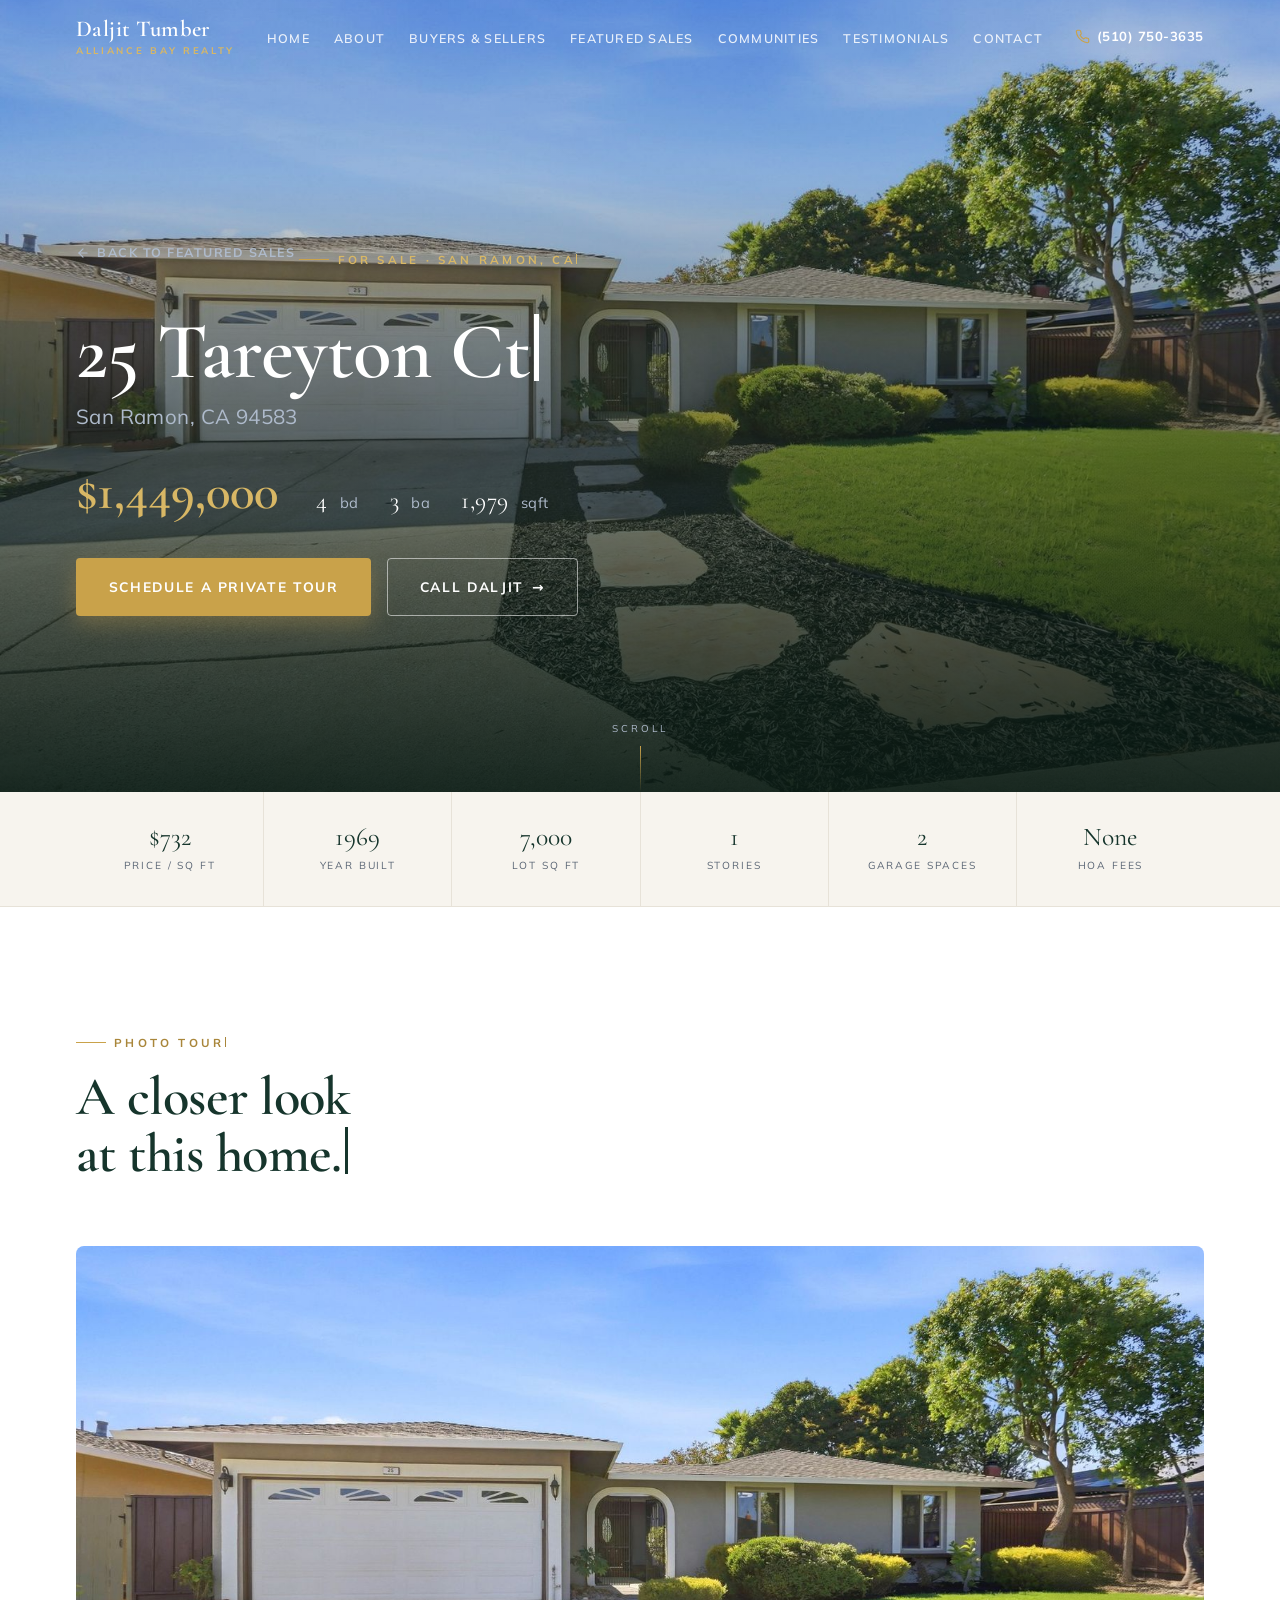
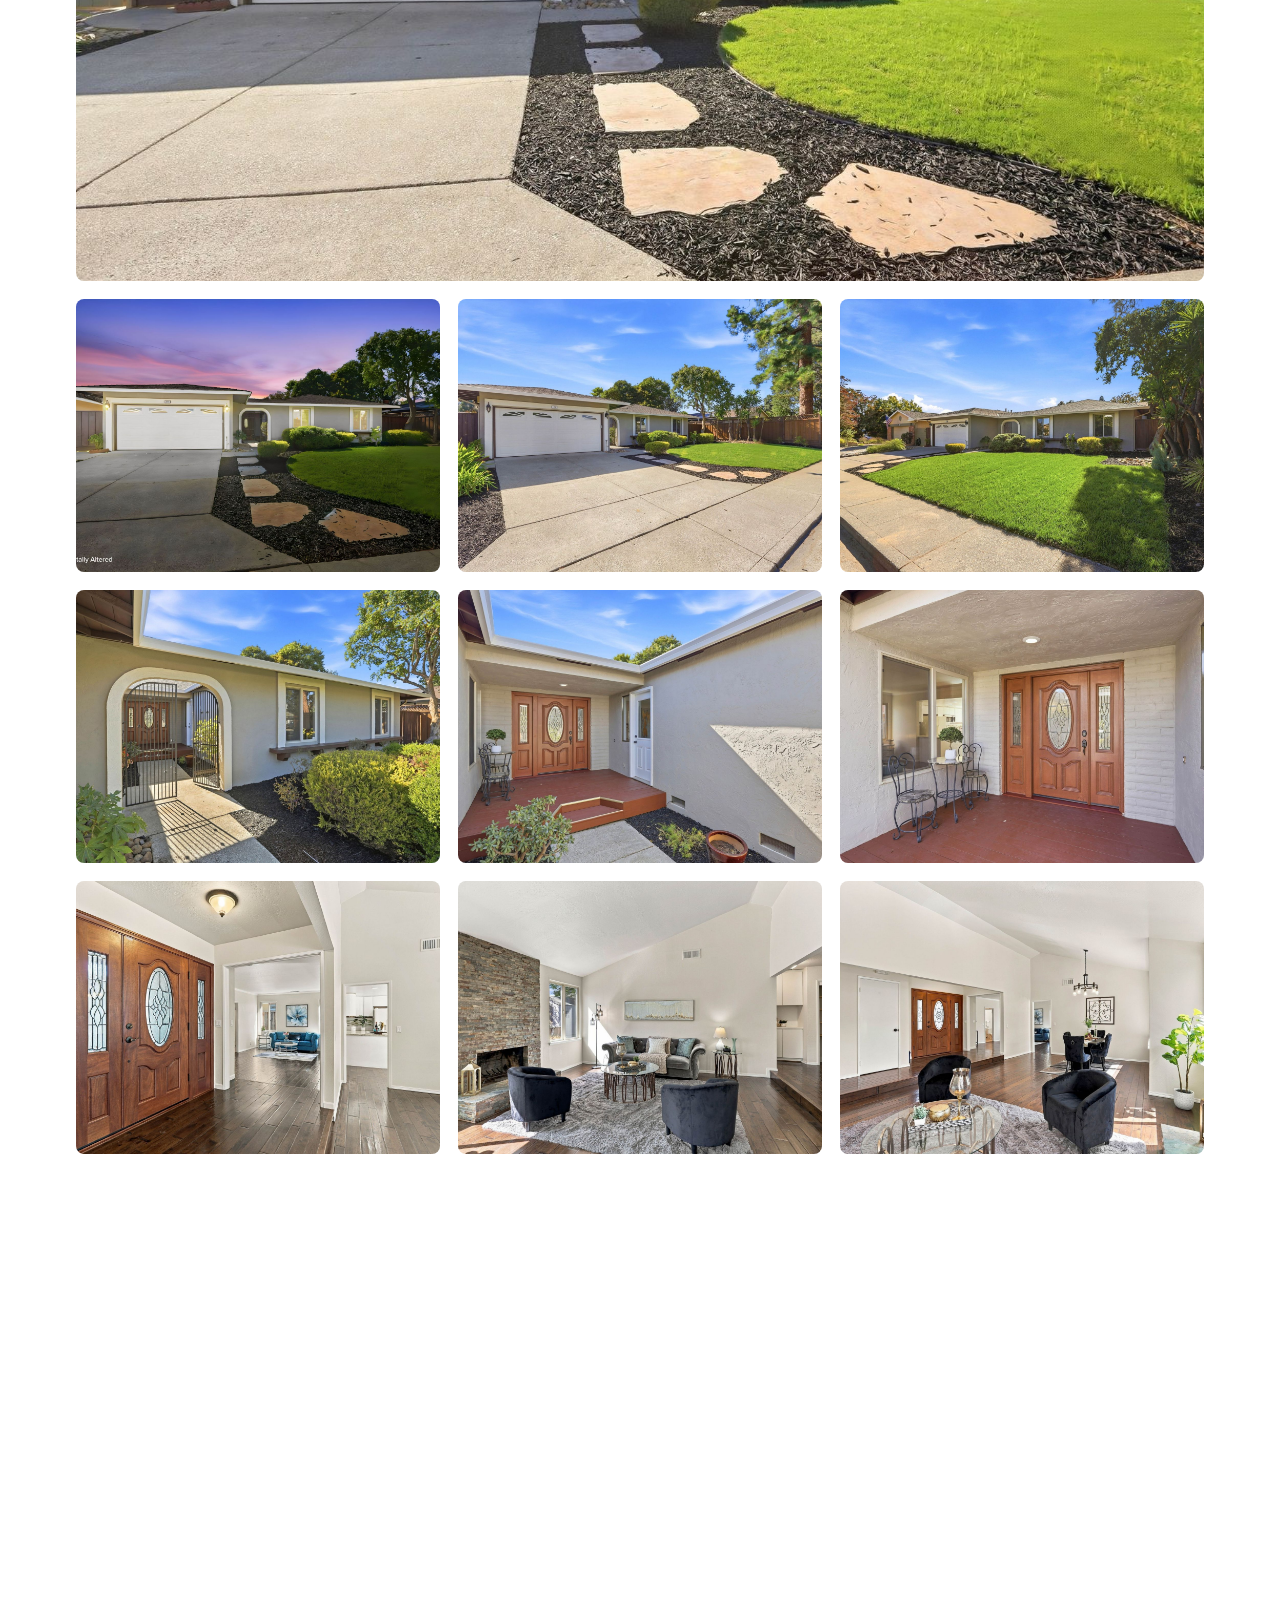
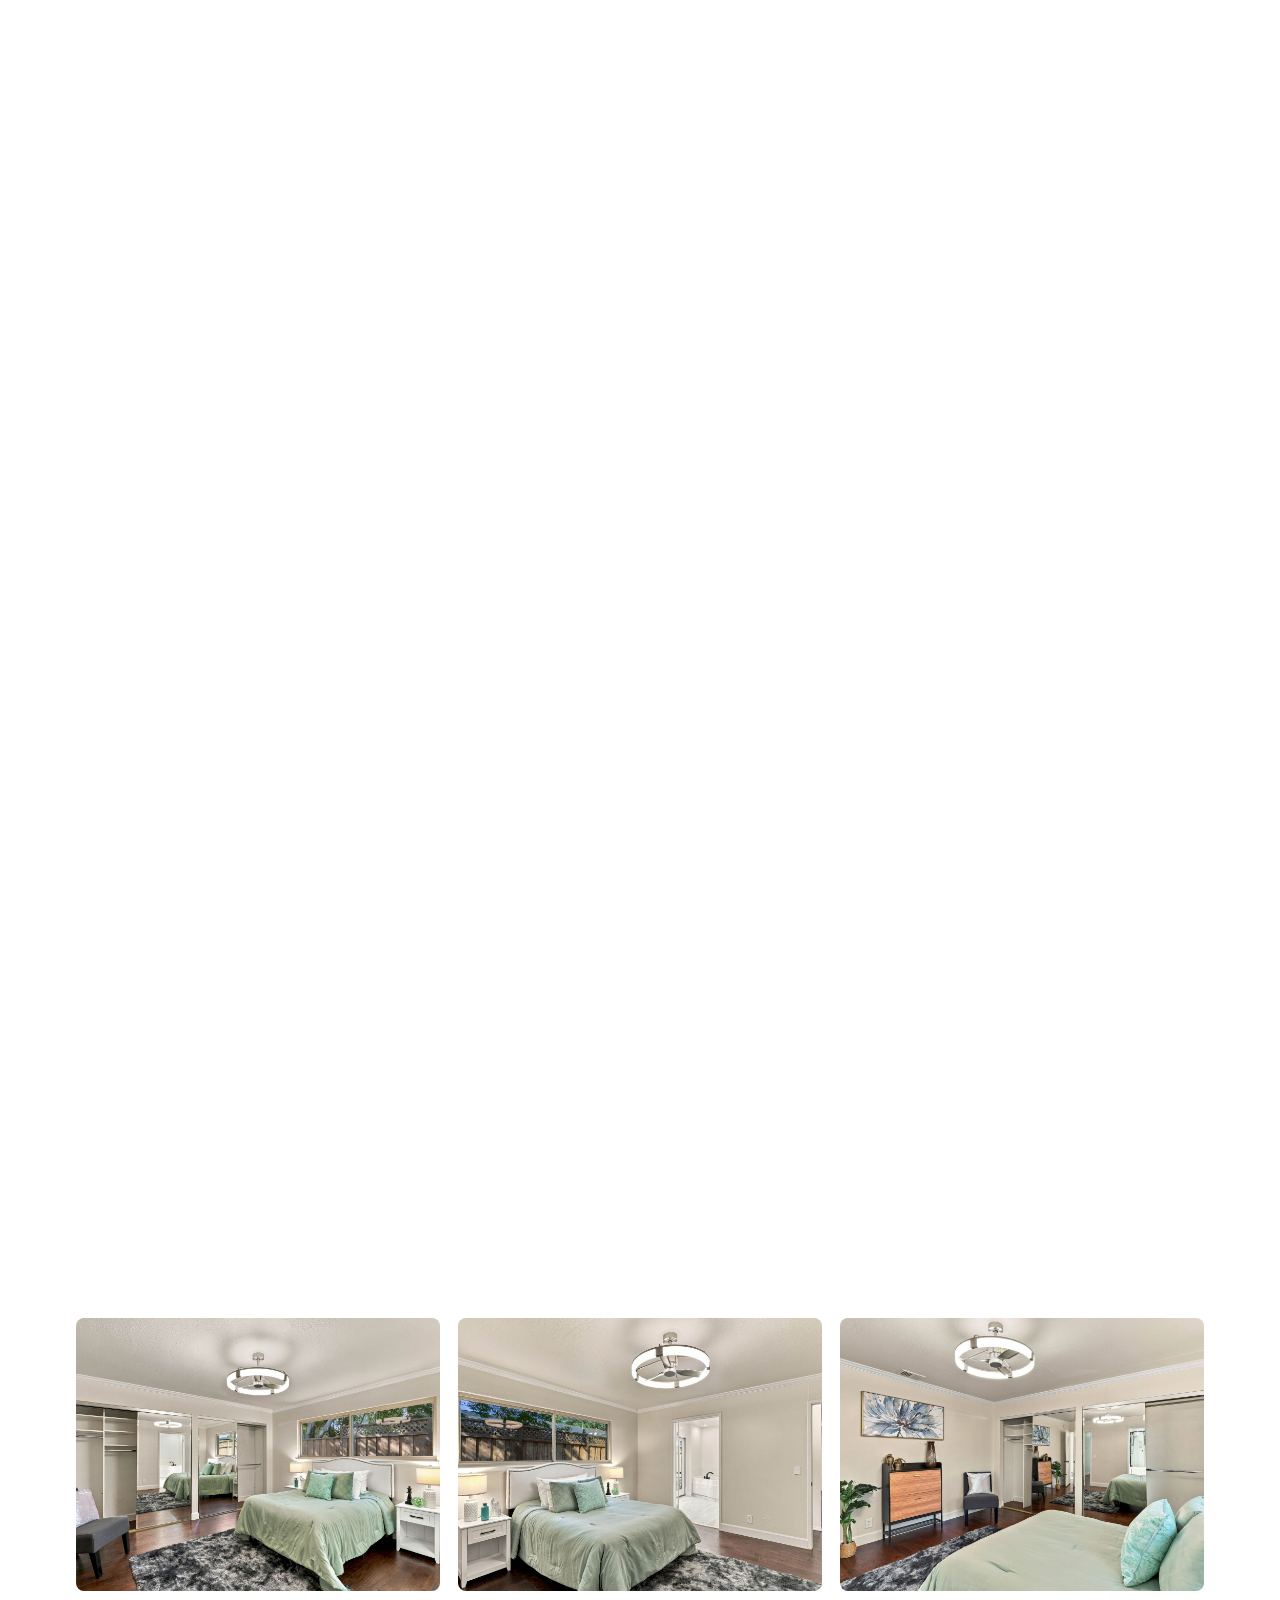
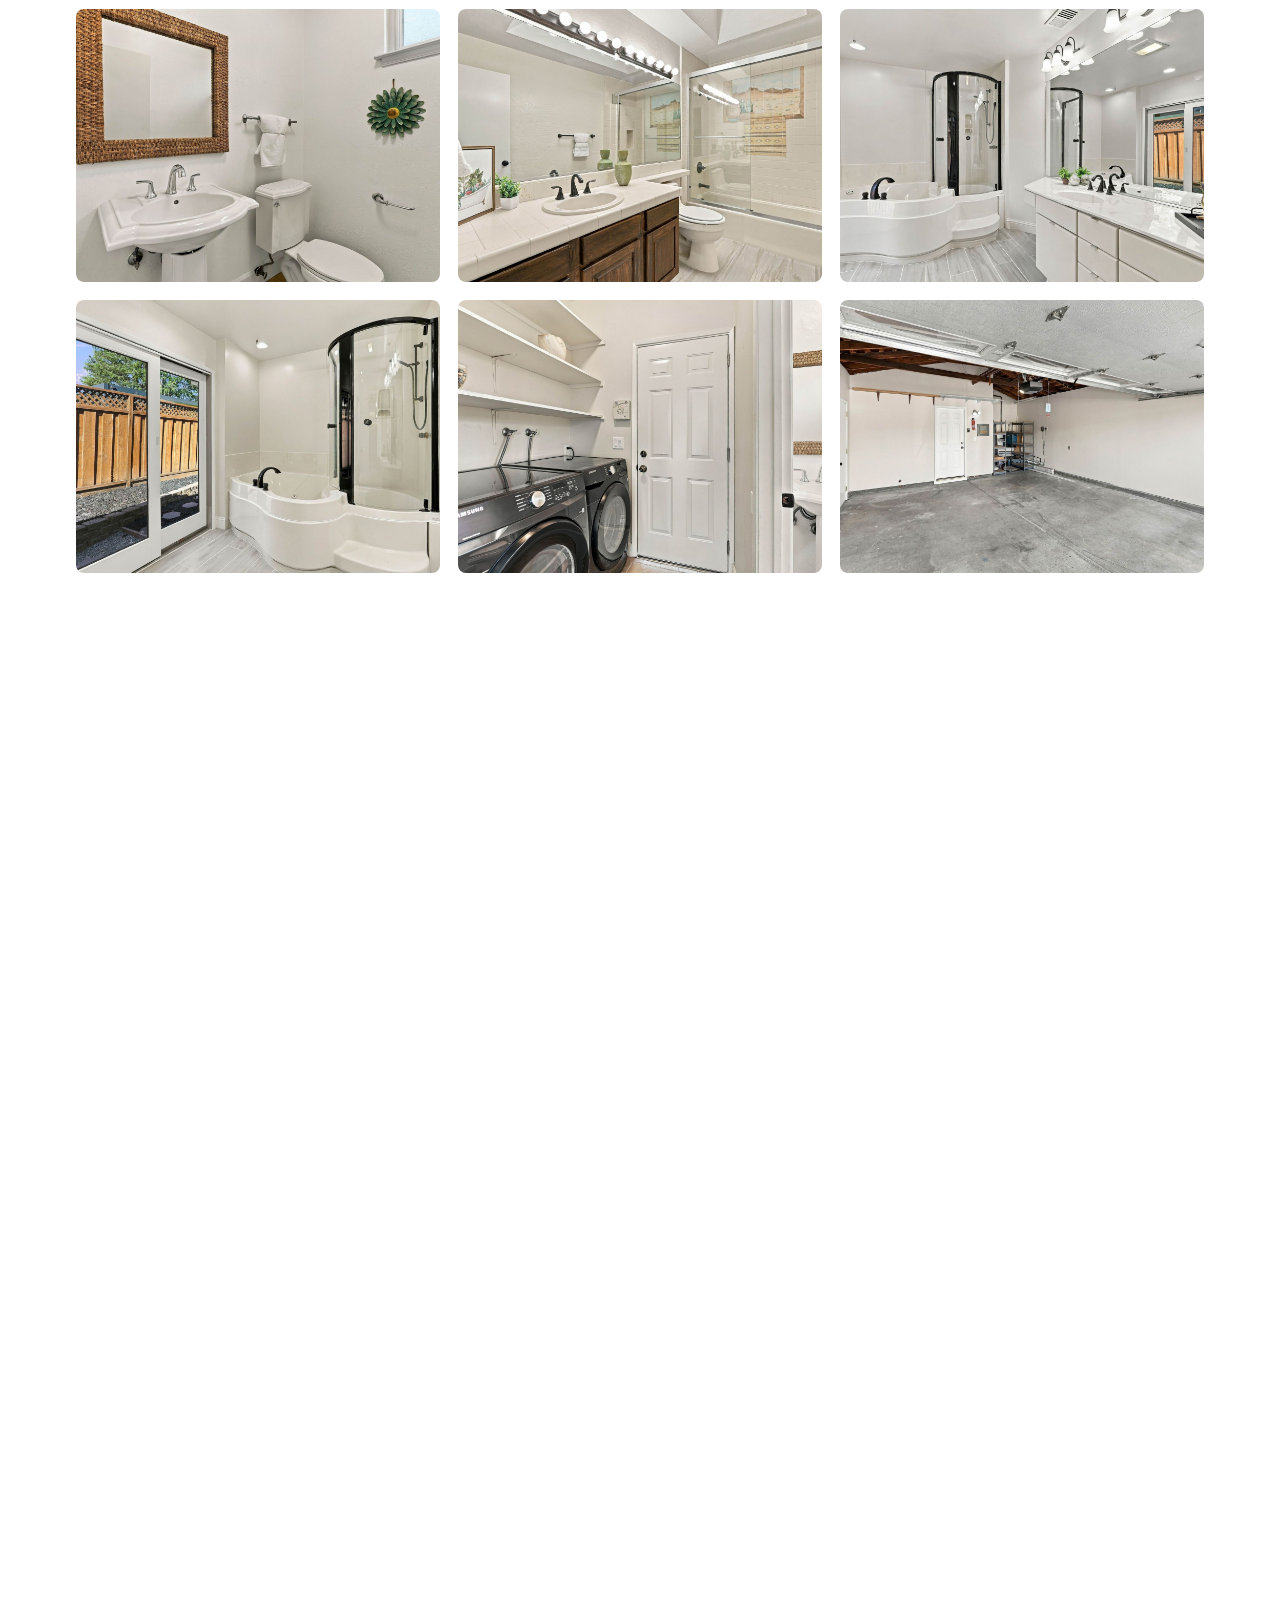
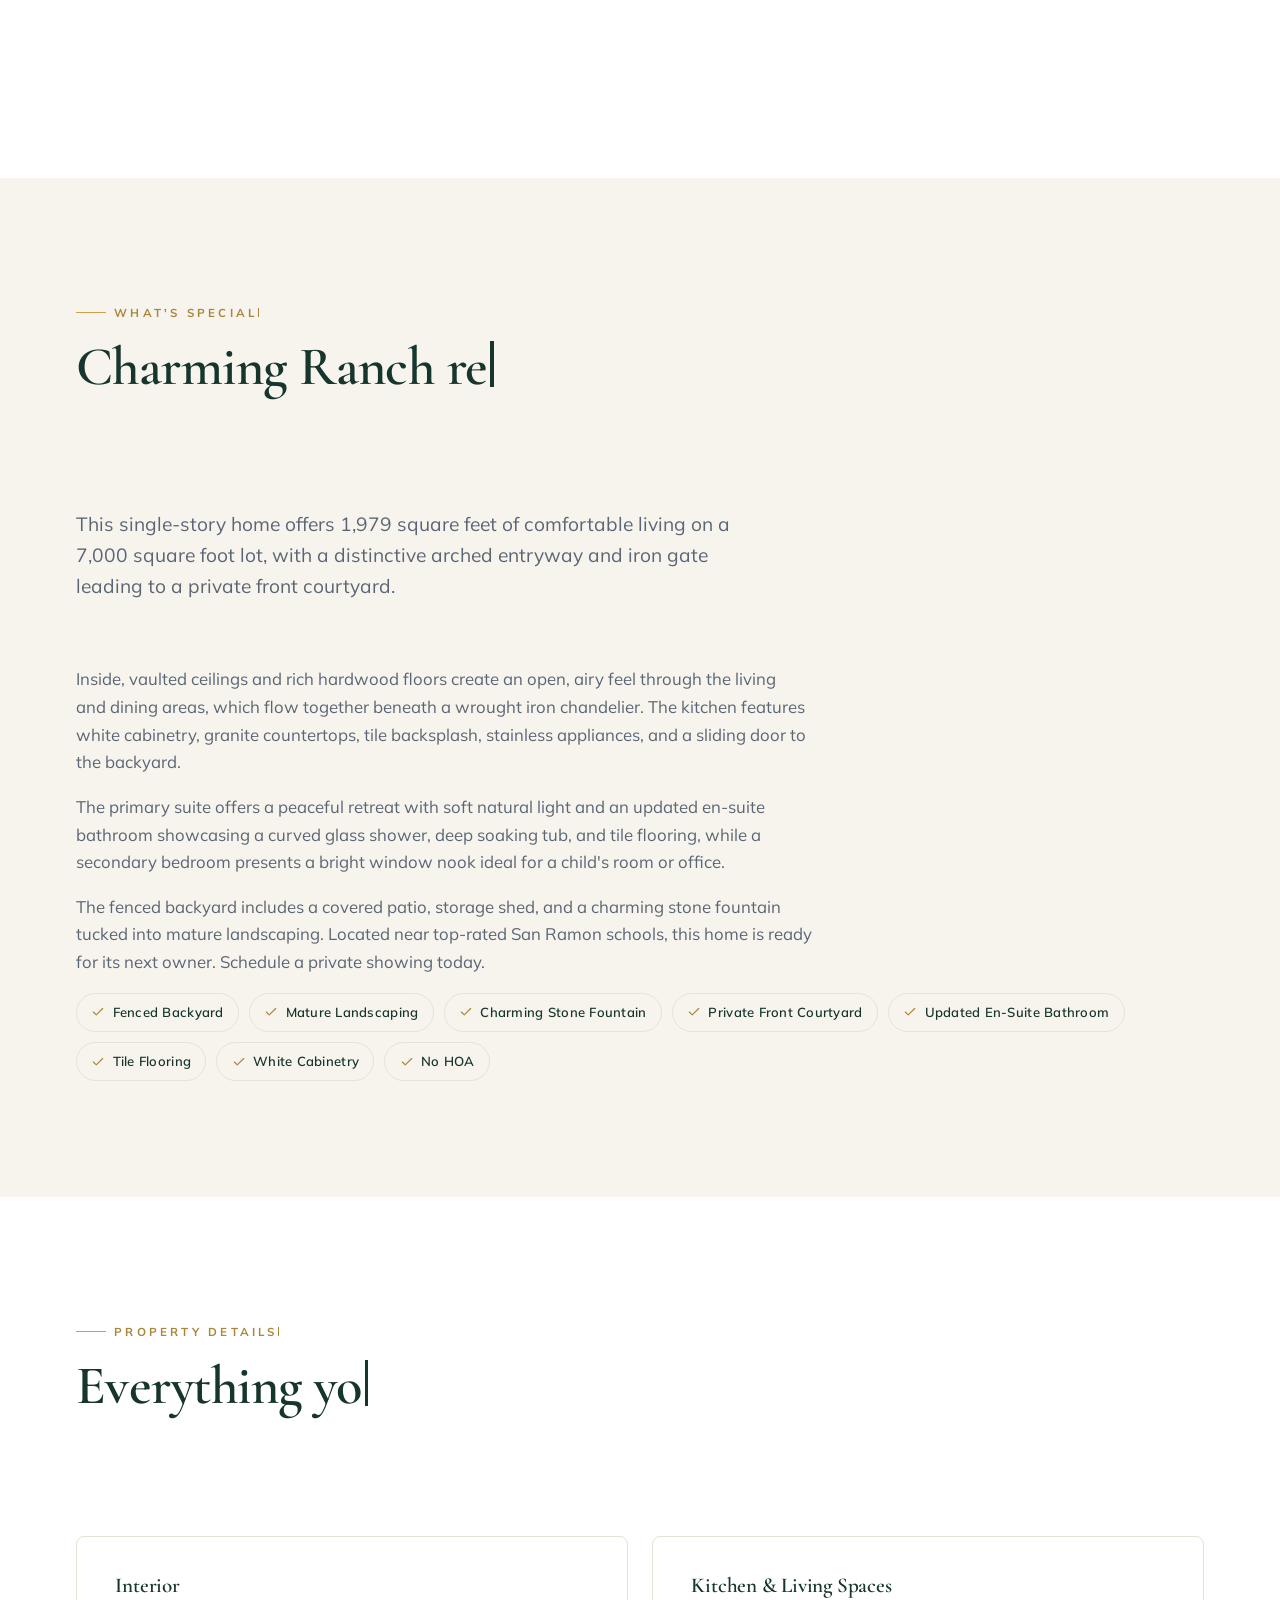
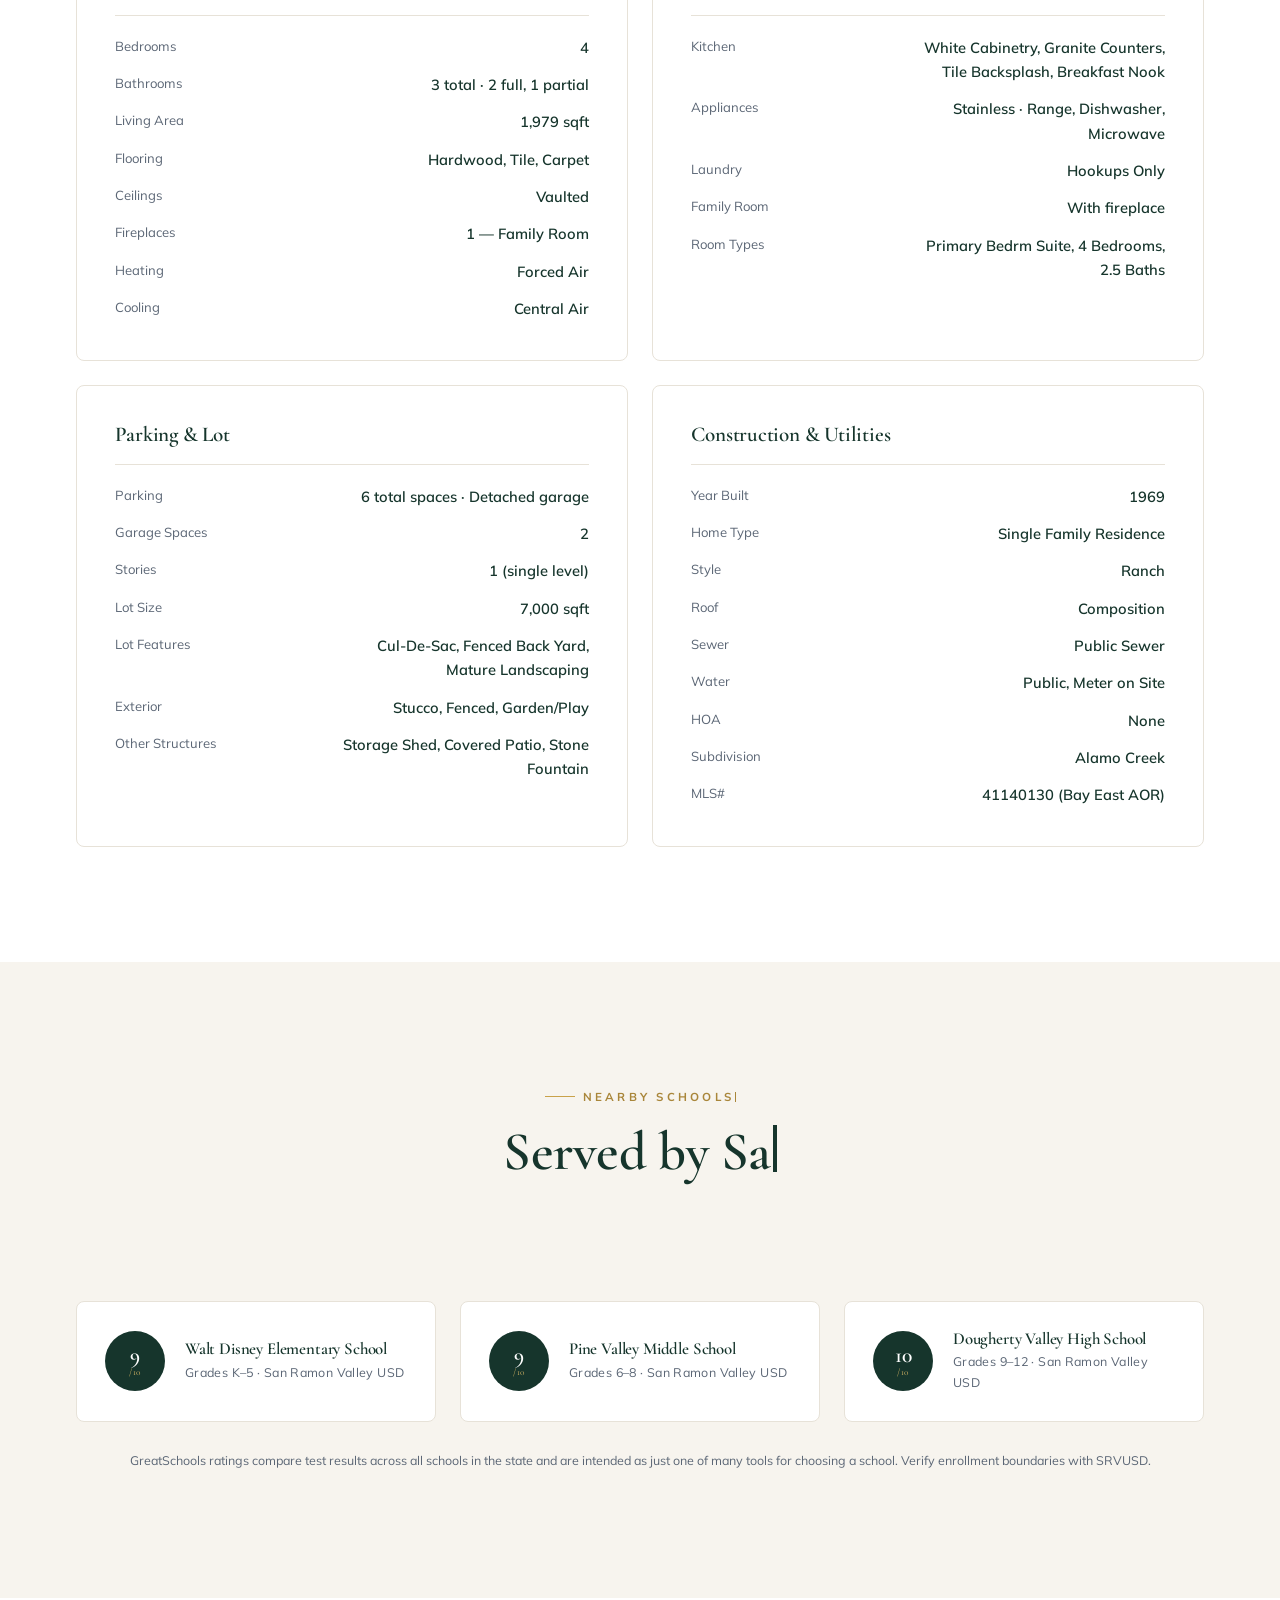
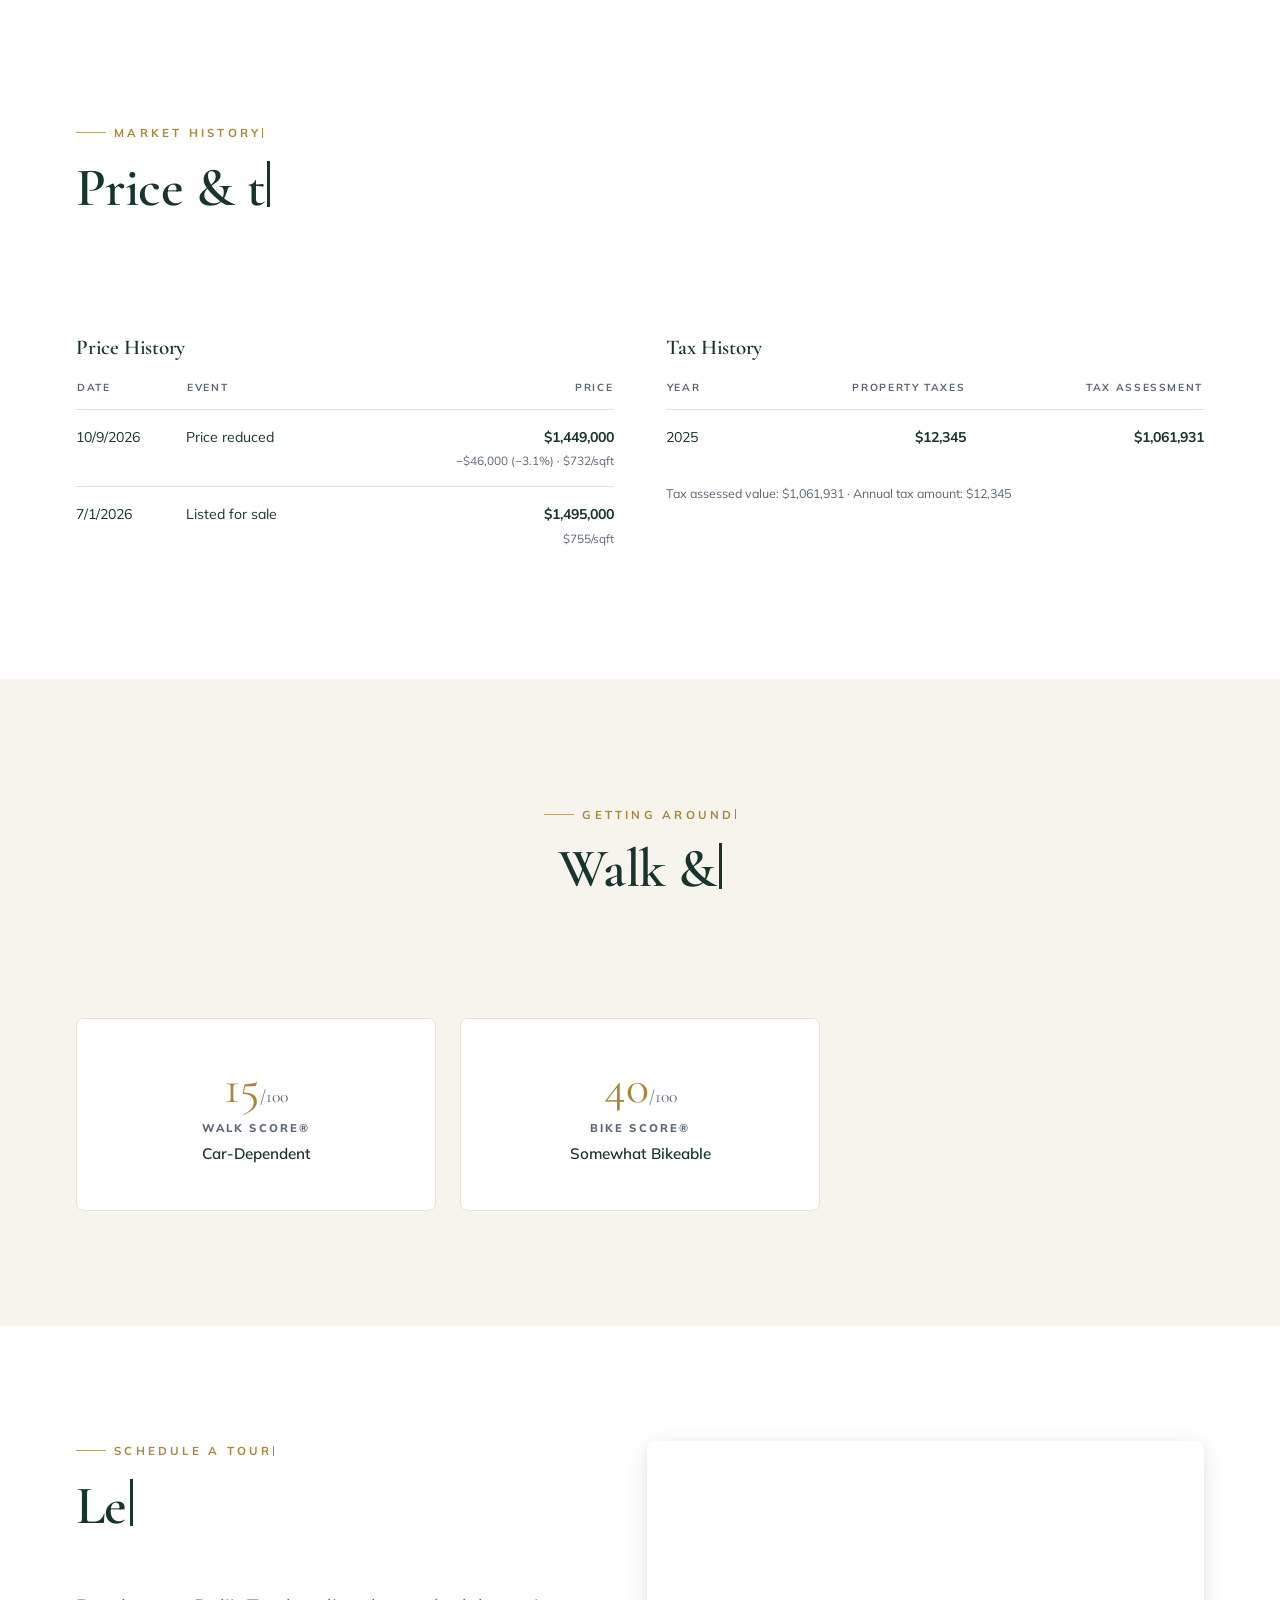
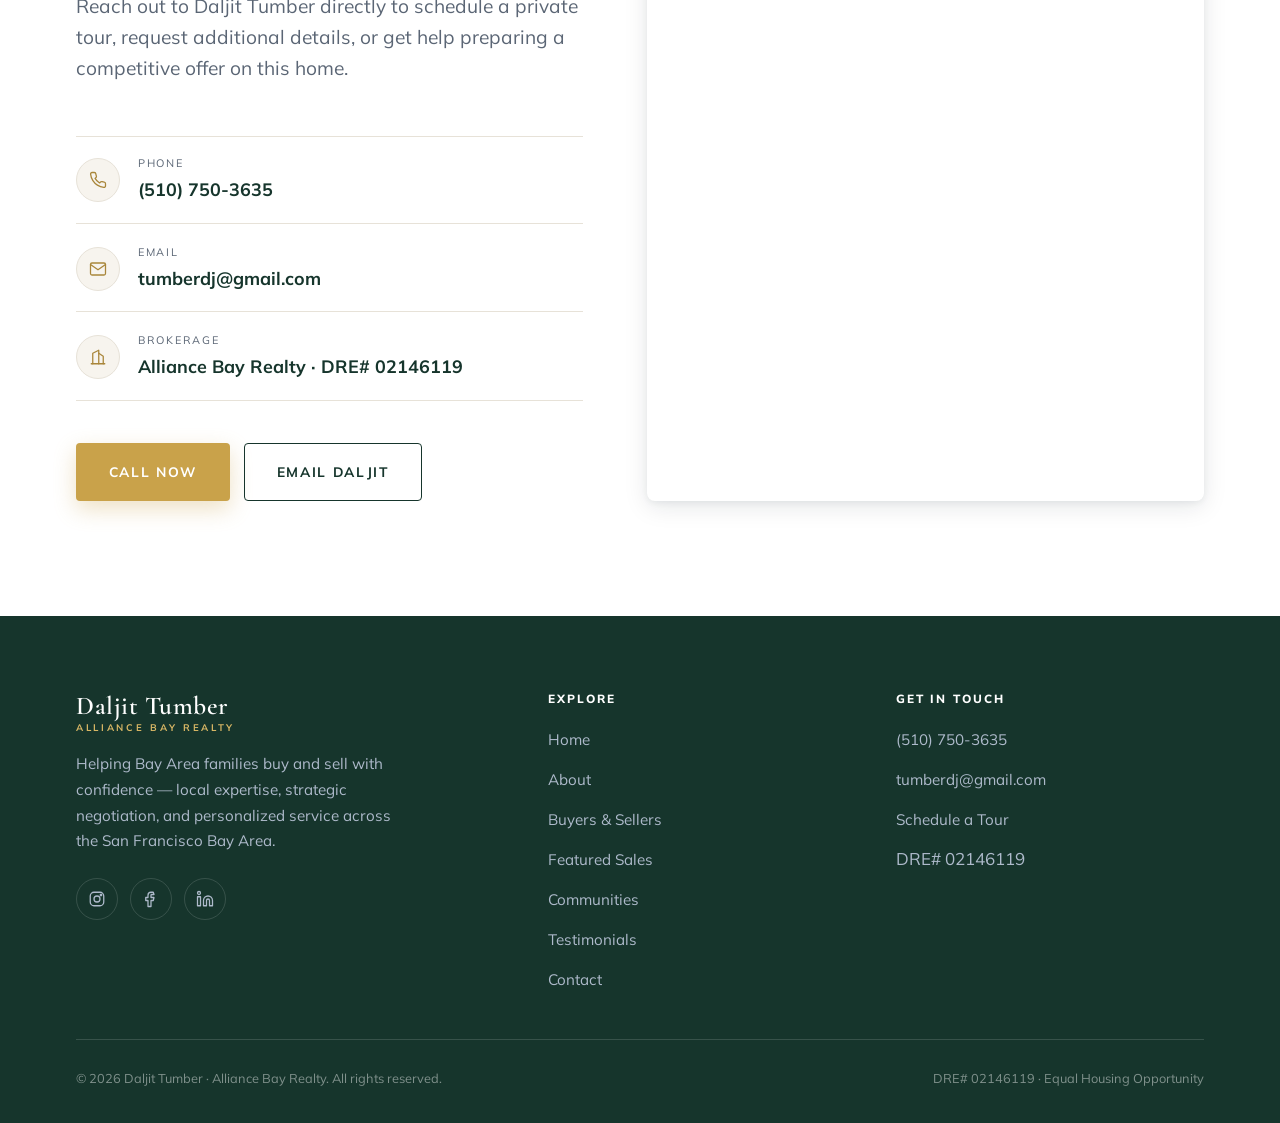
<file: coming_soon/index.html>
<!DOCTYPE html>
<html lang="en">
<head>
<meta charset="UTF-8" />
<meta http-equiv="refresh" content="0; url=../forsale/25%20Tareyton%20Ct/index.html" />
<title>For Sale — 25 Tareyton Ct, San Ramon</title>
<script>window.location.replace("../forsale/25%20Tareyton%20Ct/index.html");</script>
</head>
<body></body>
</html>
</file>
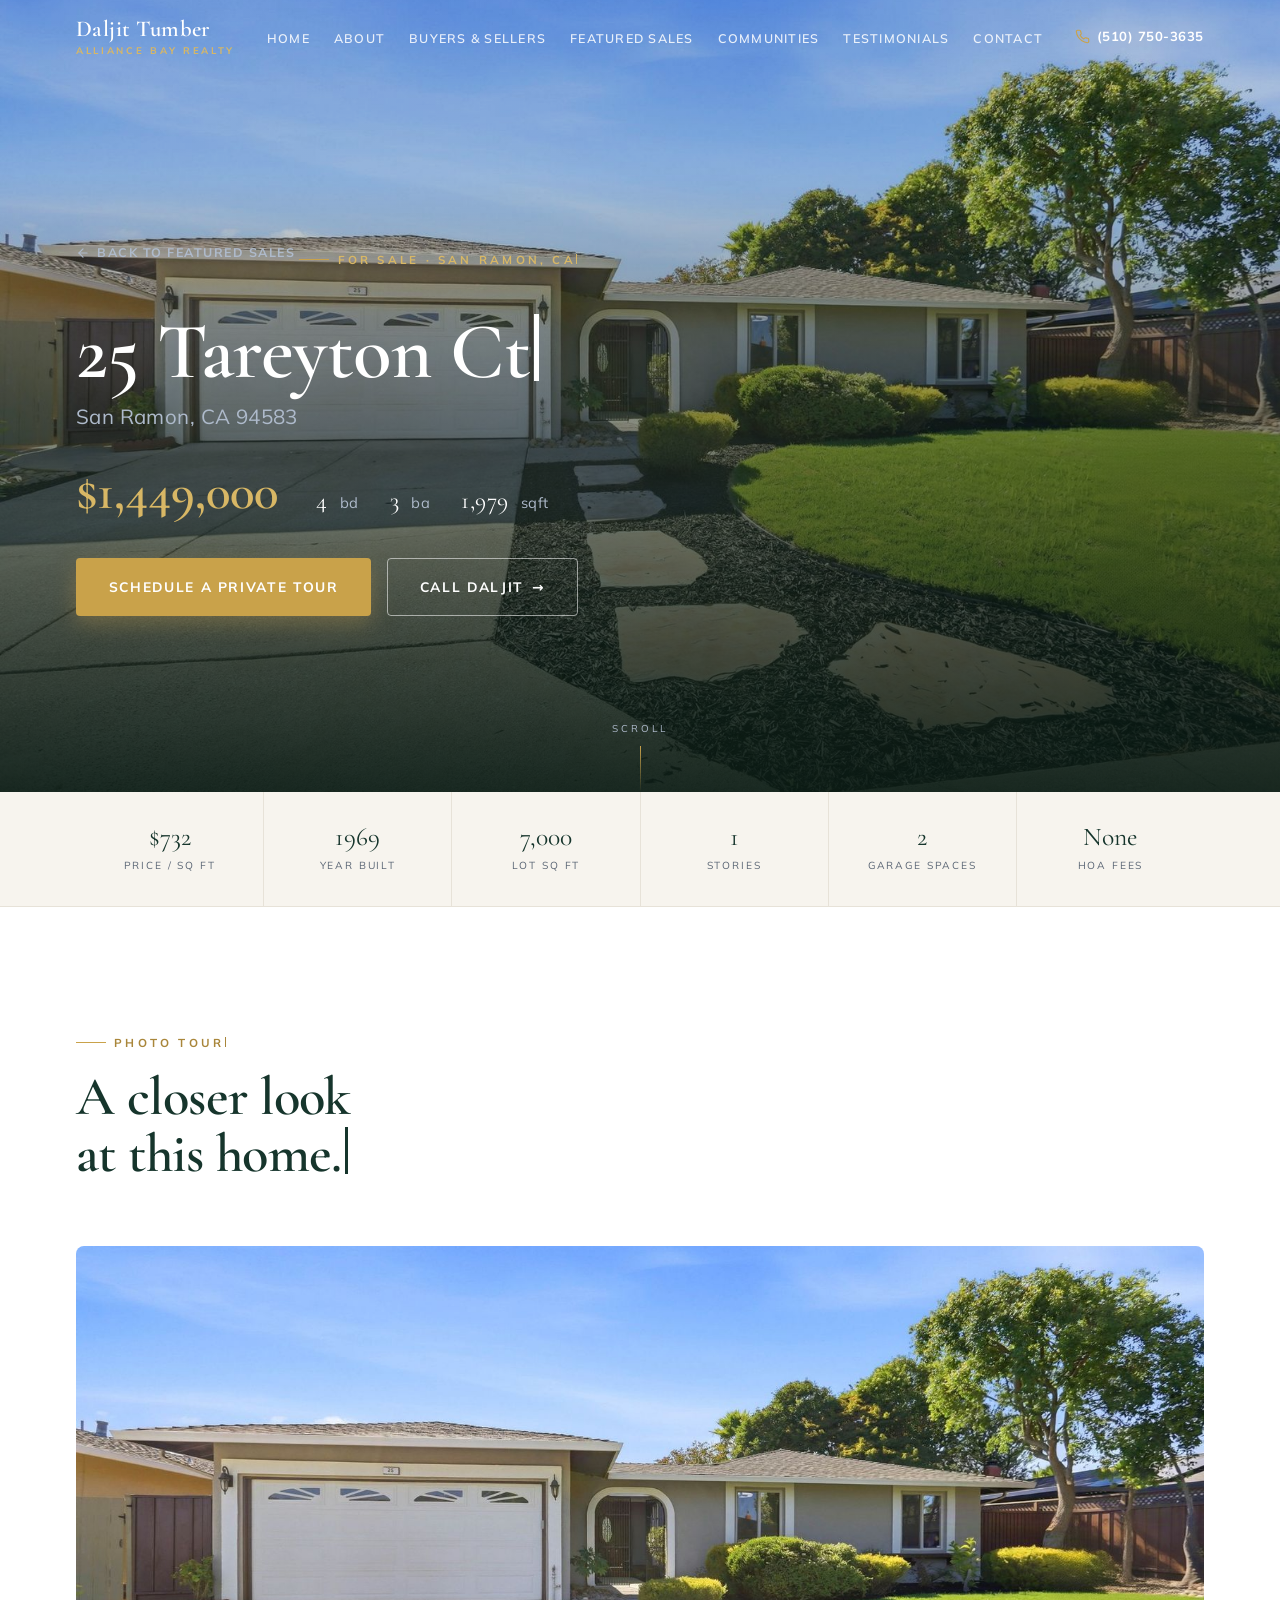
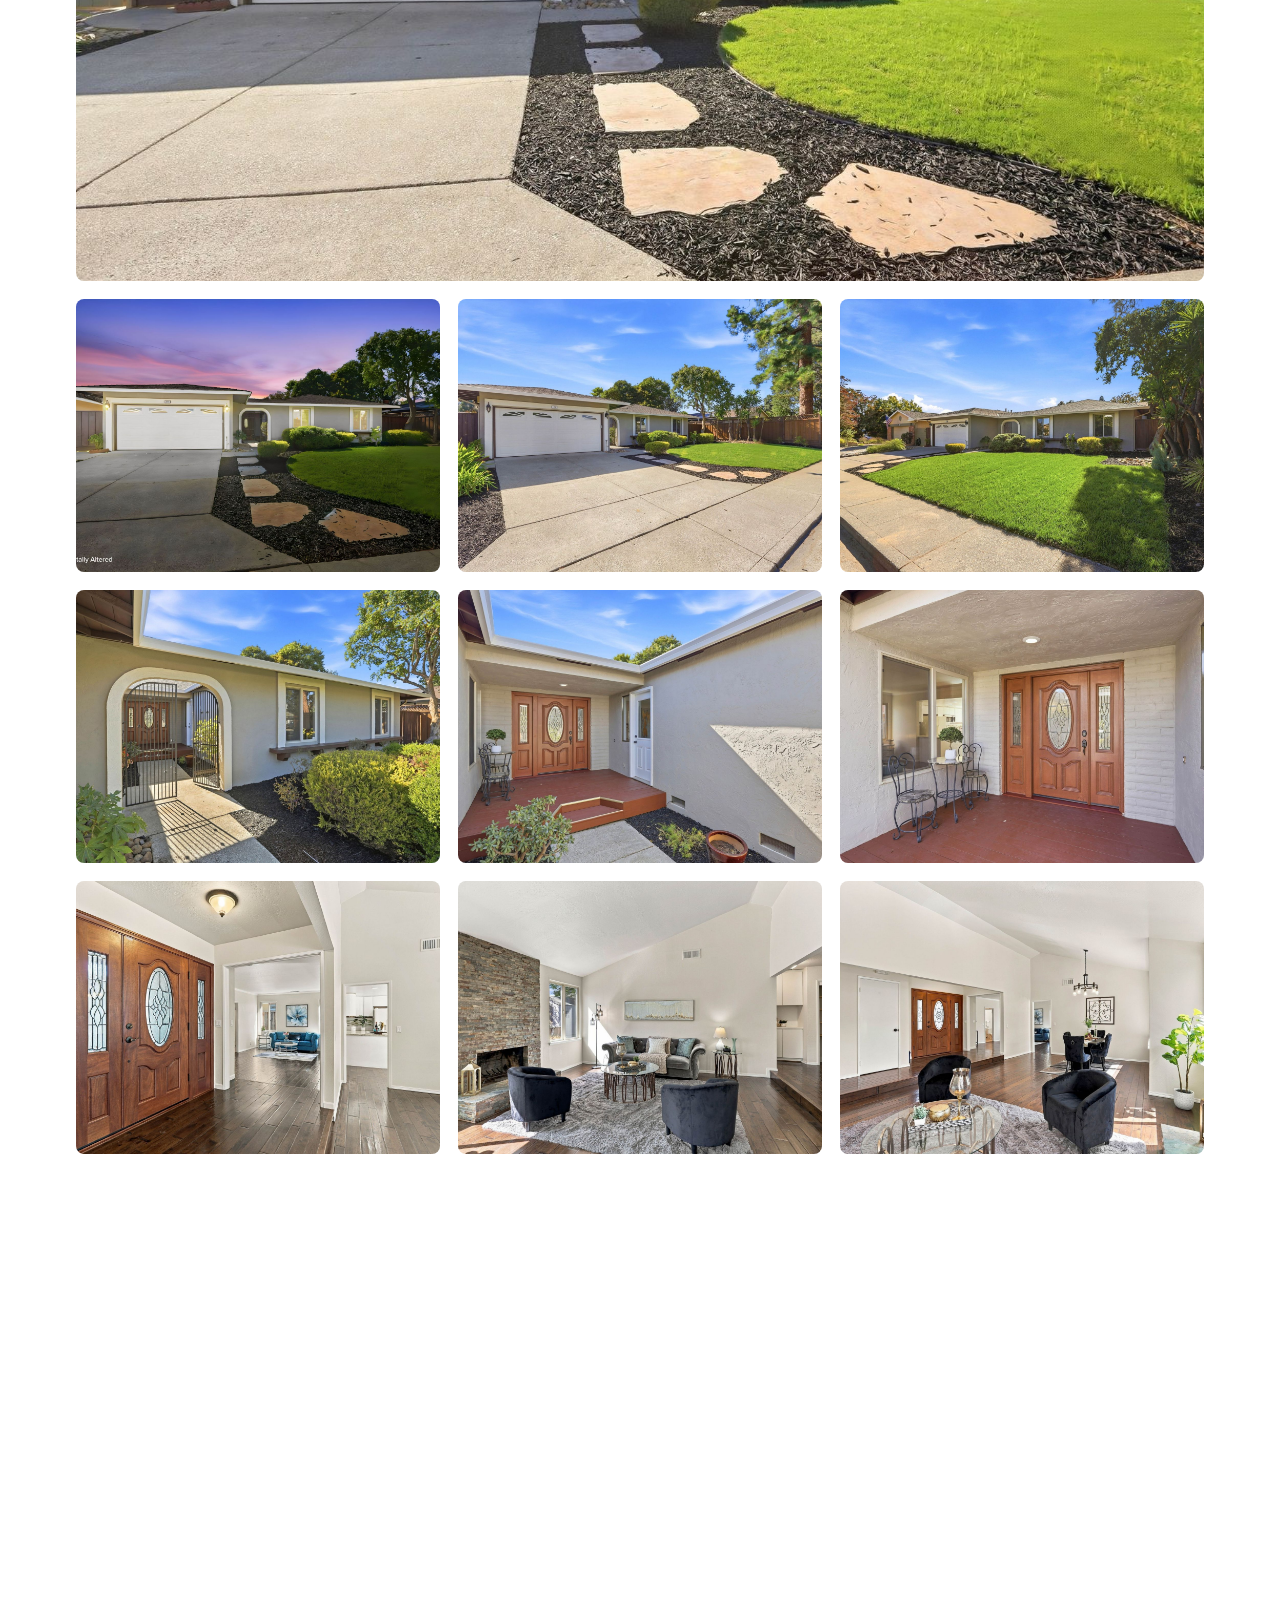
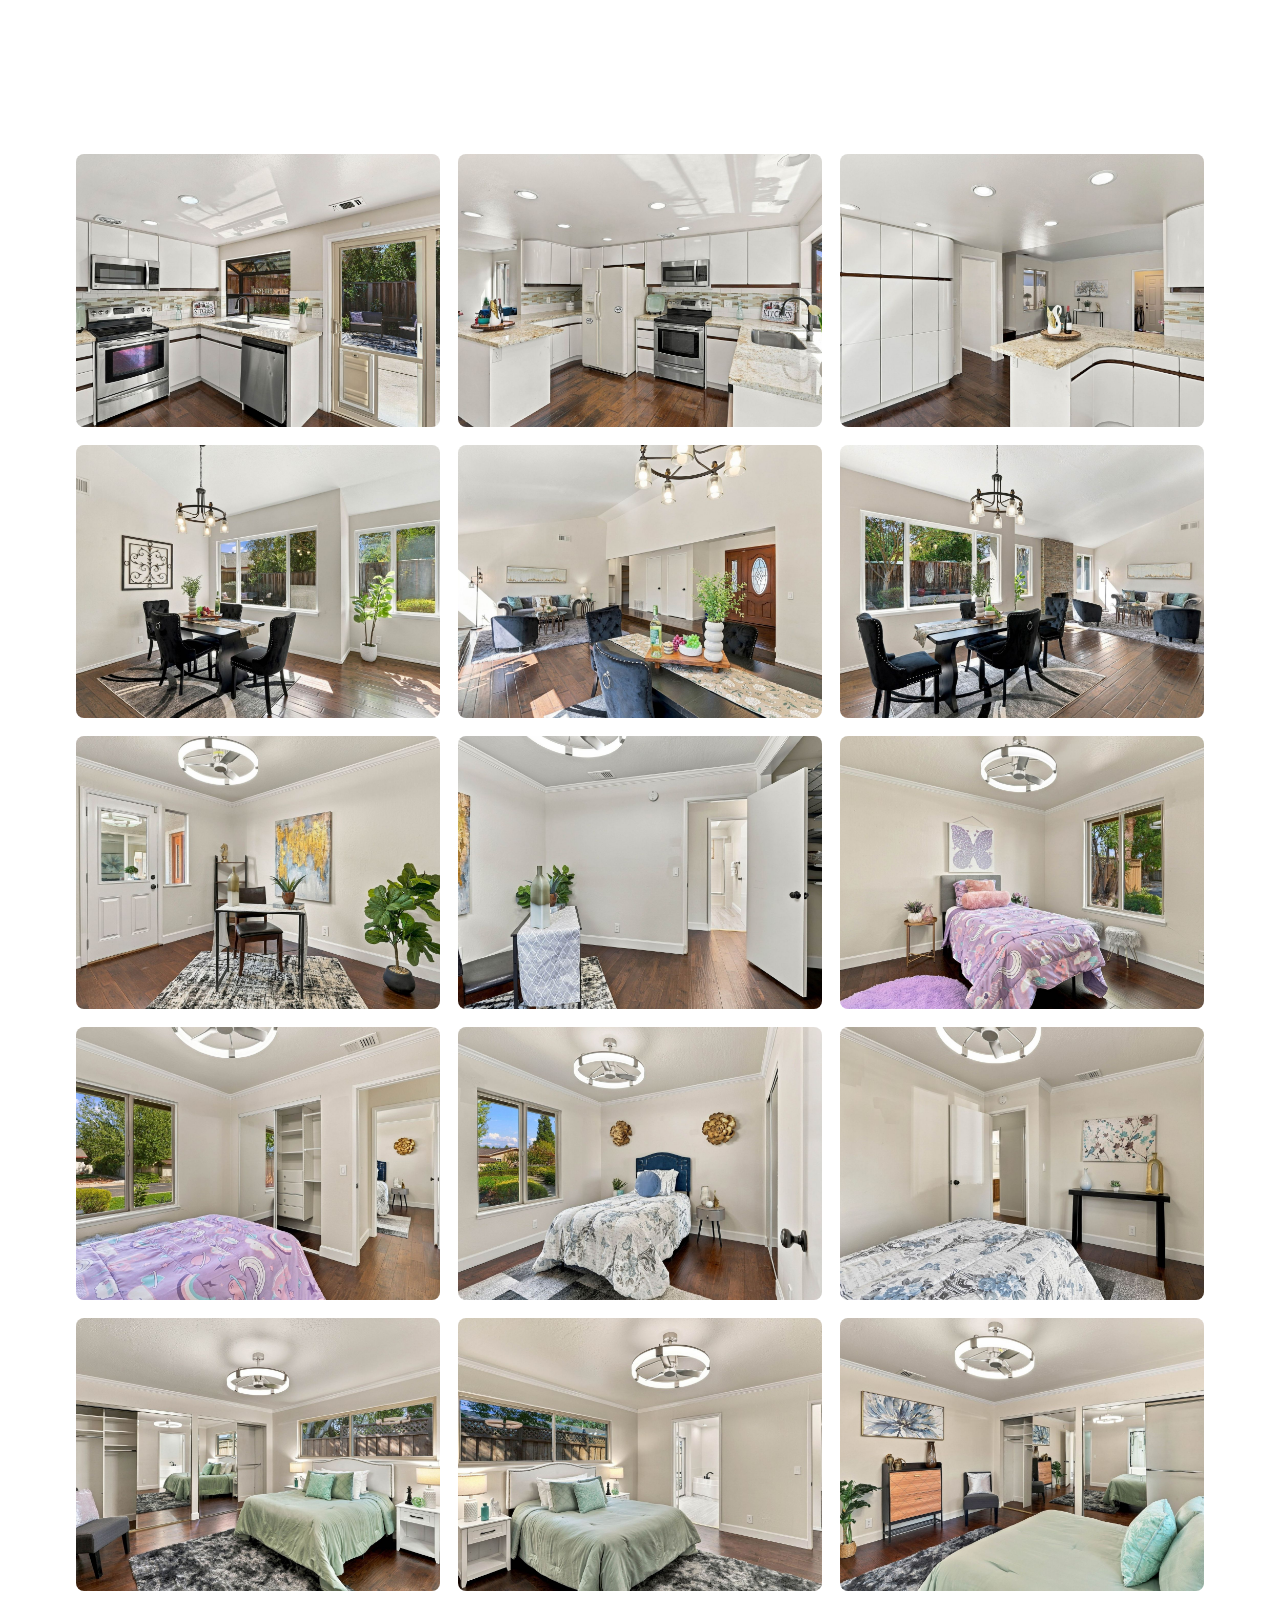
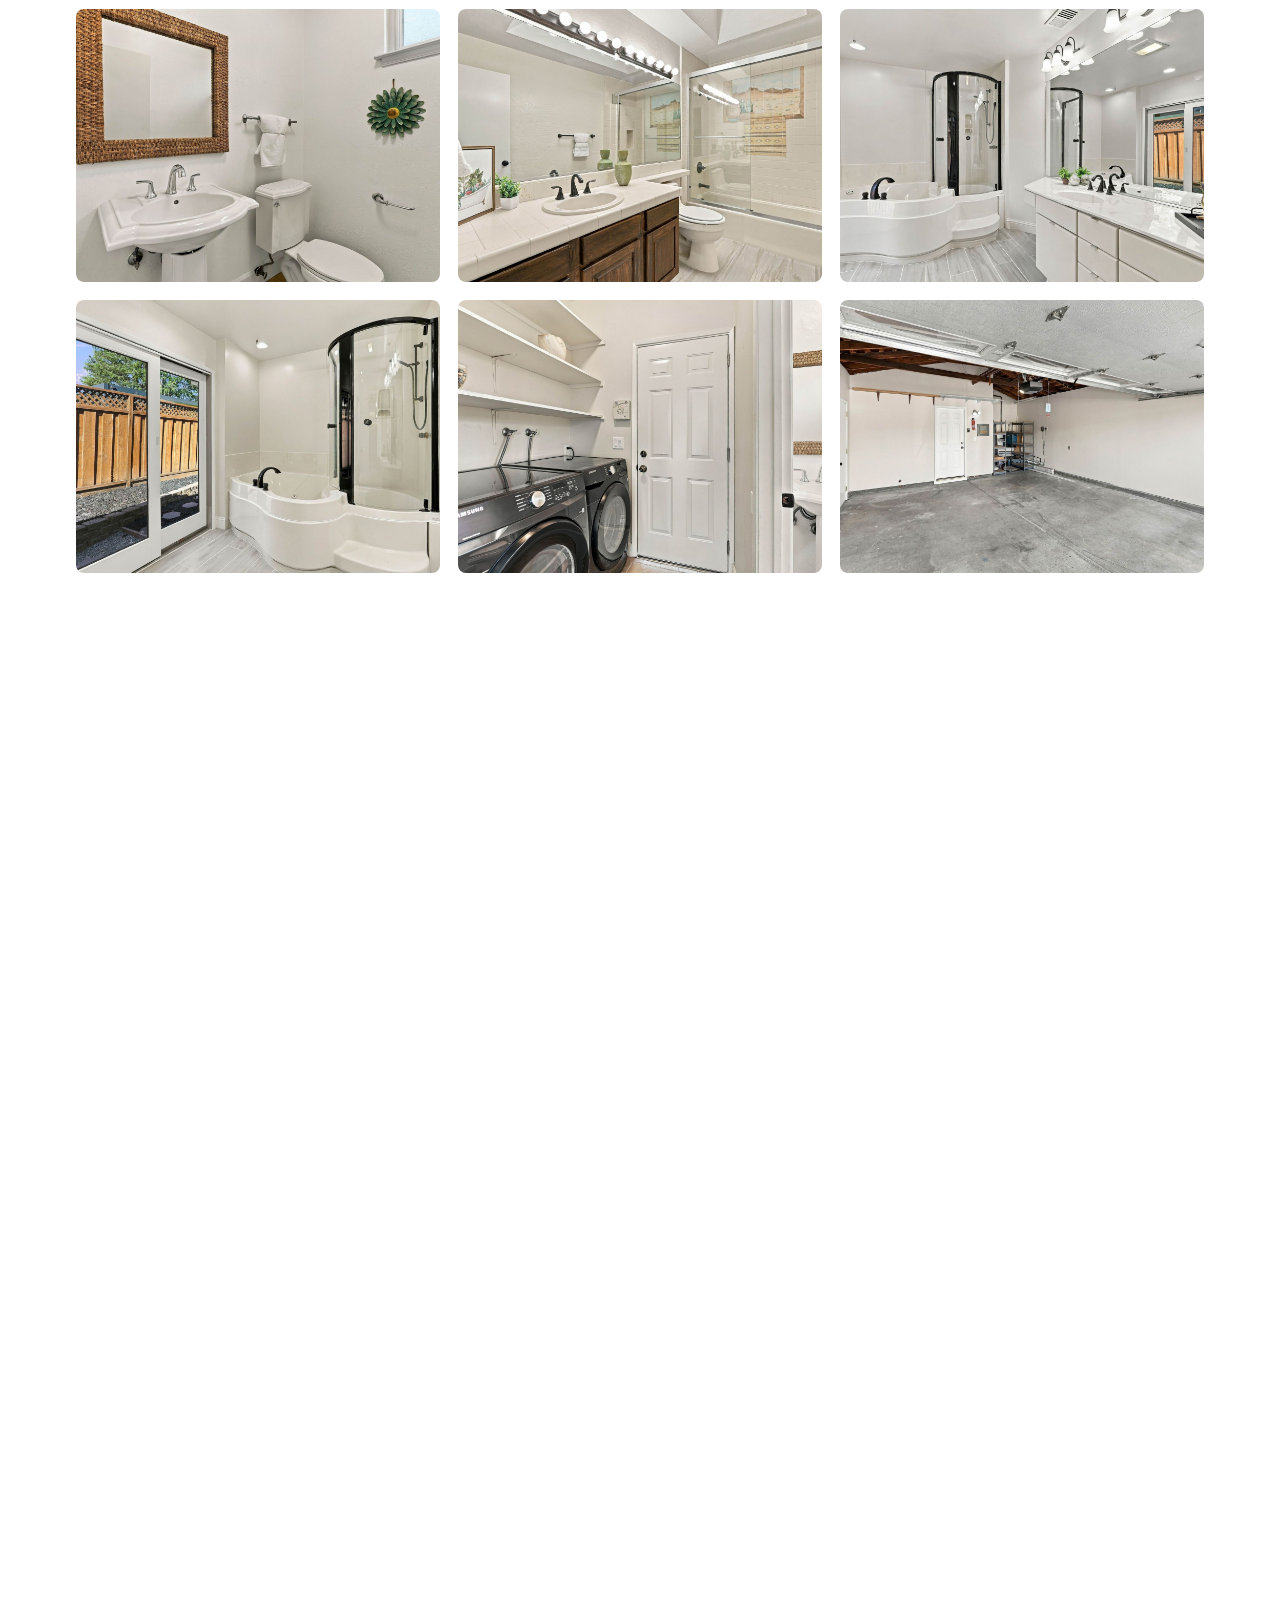
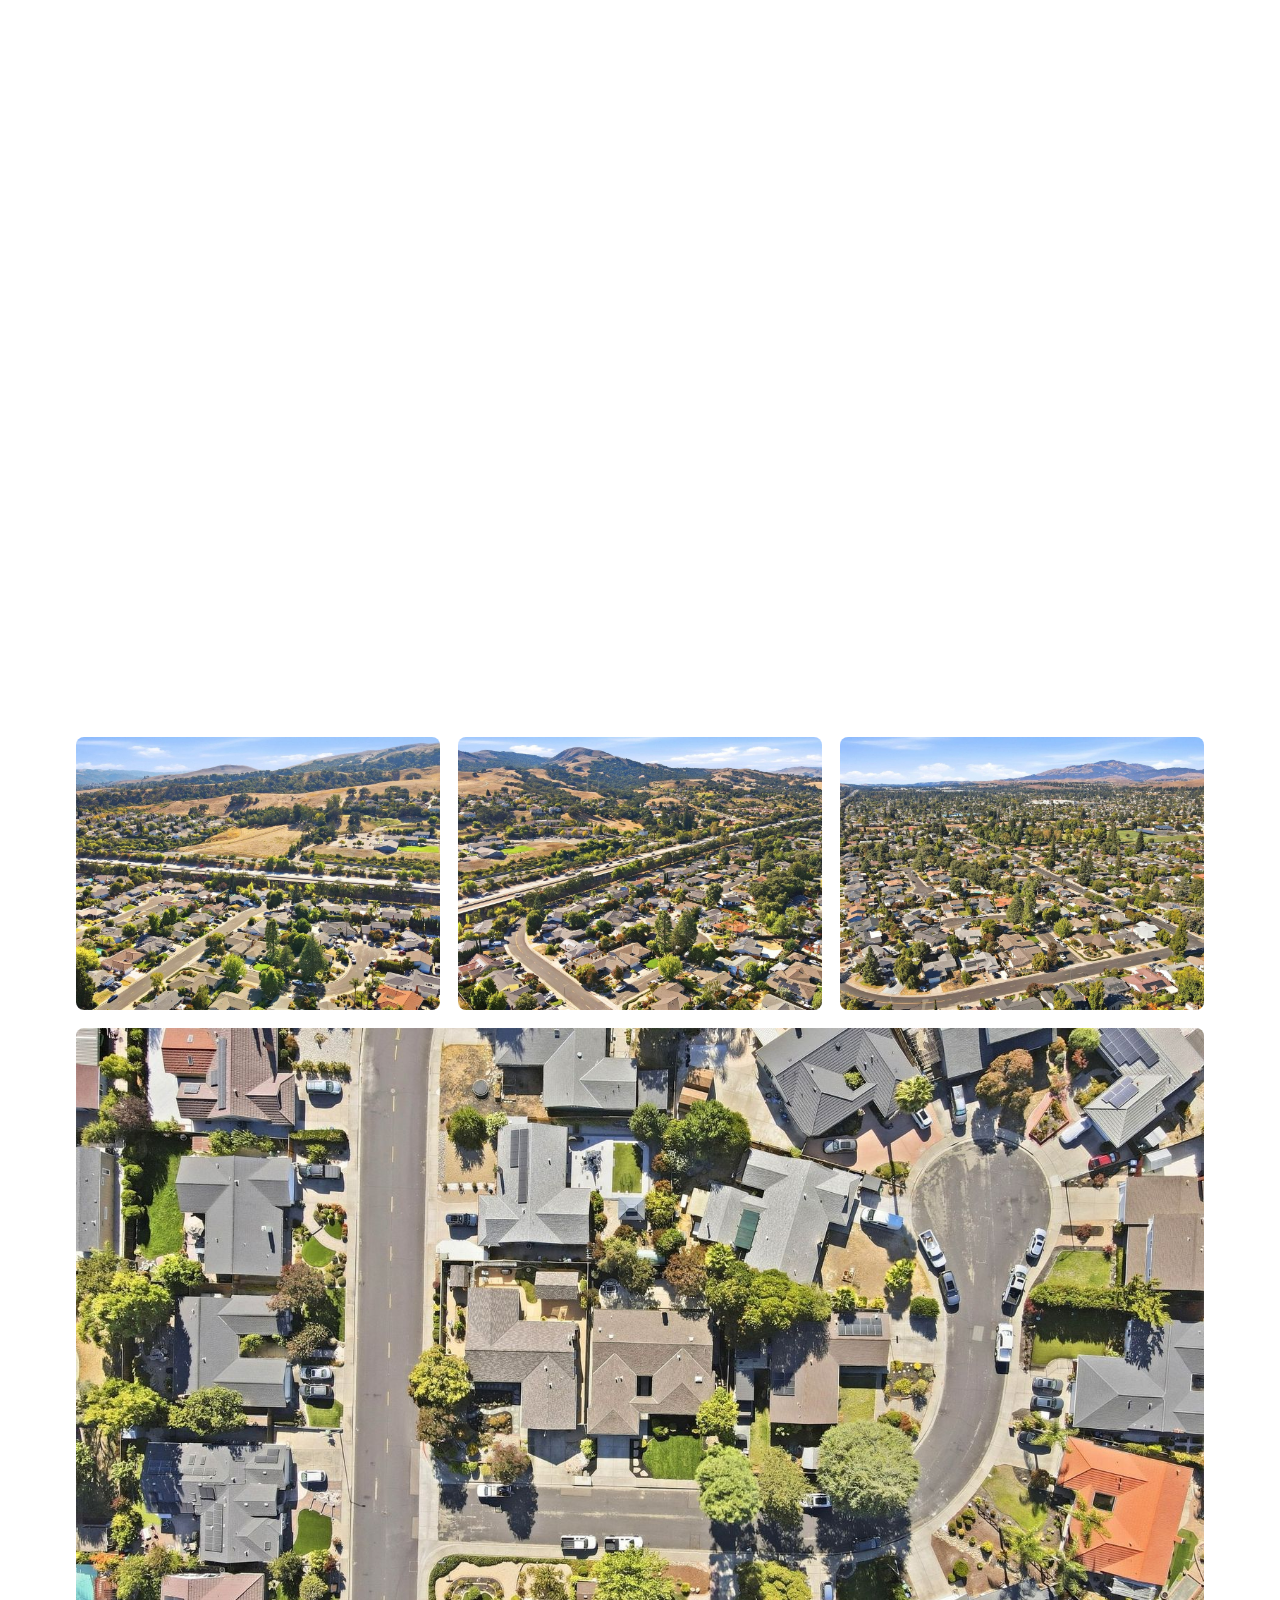
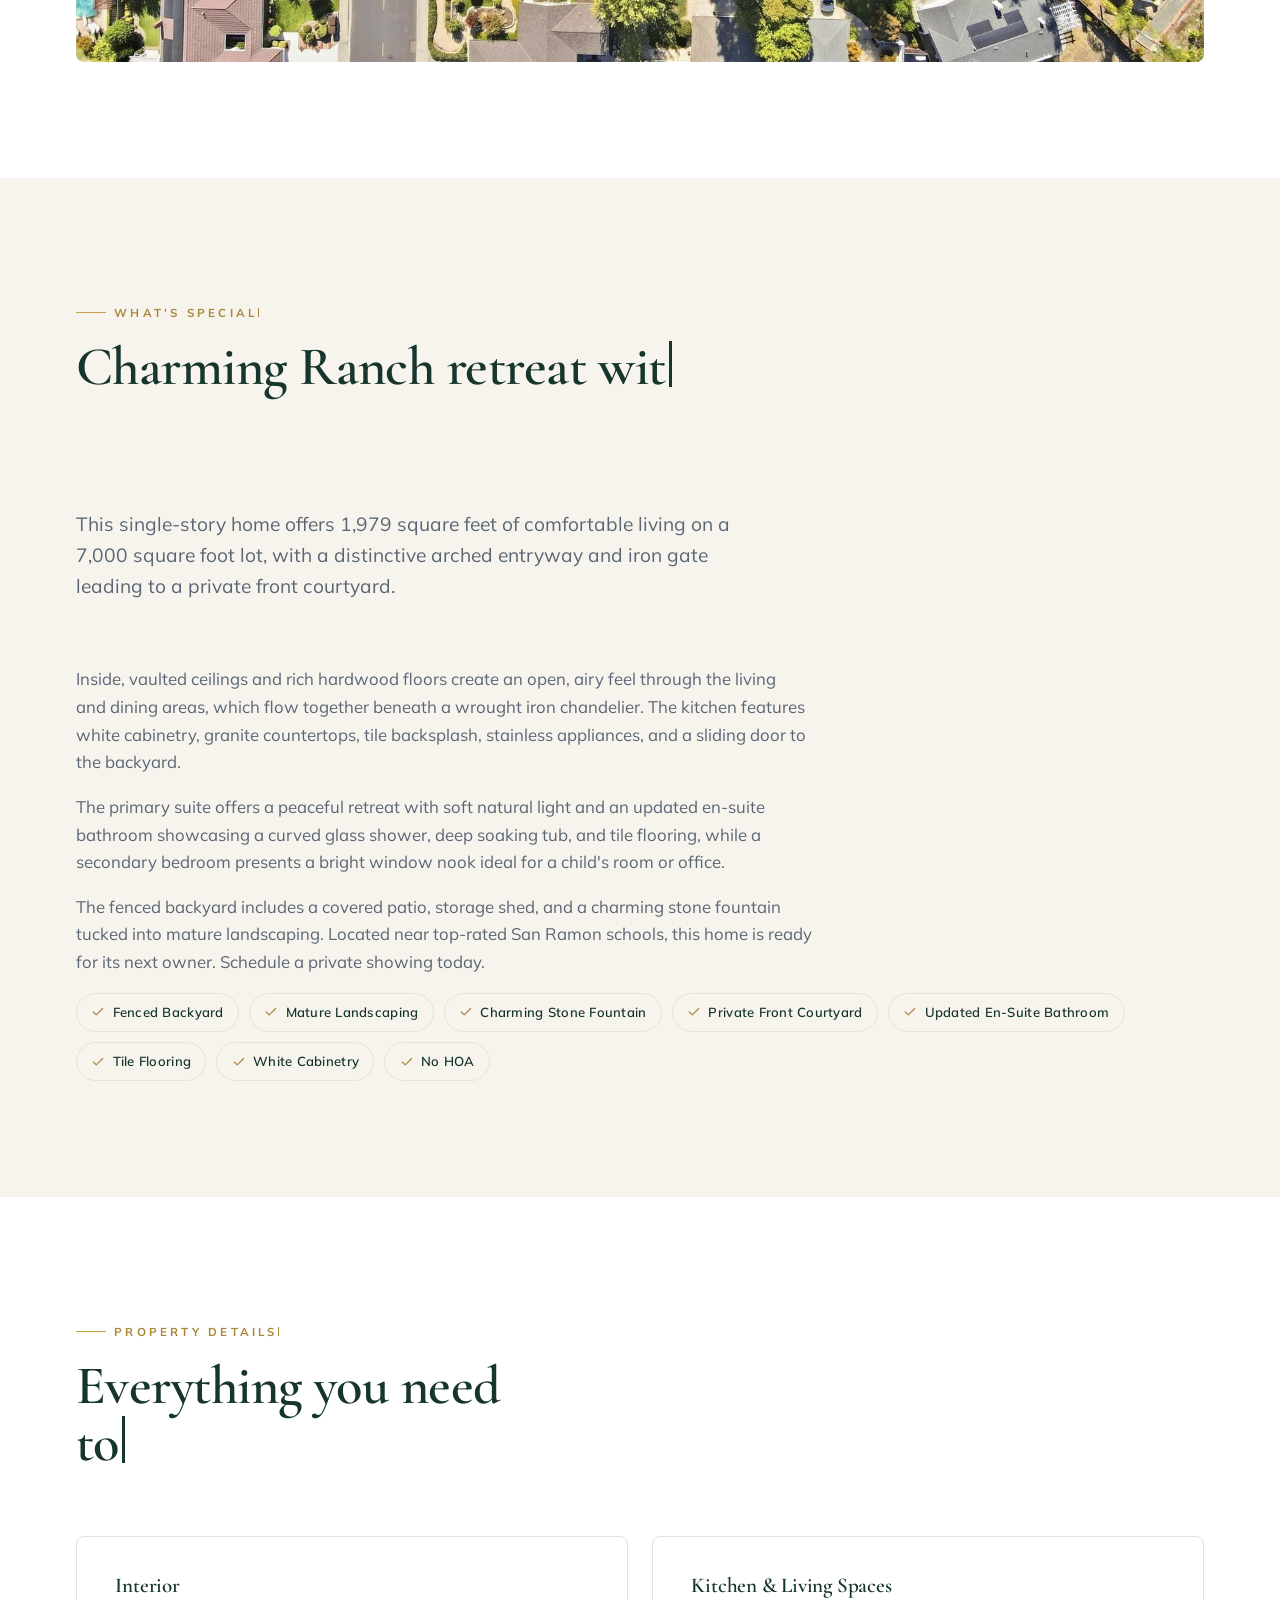
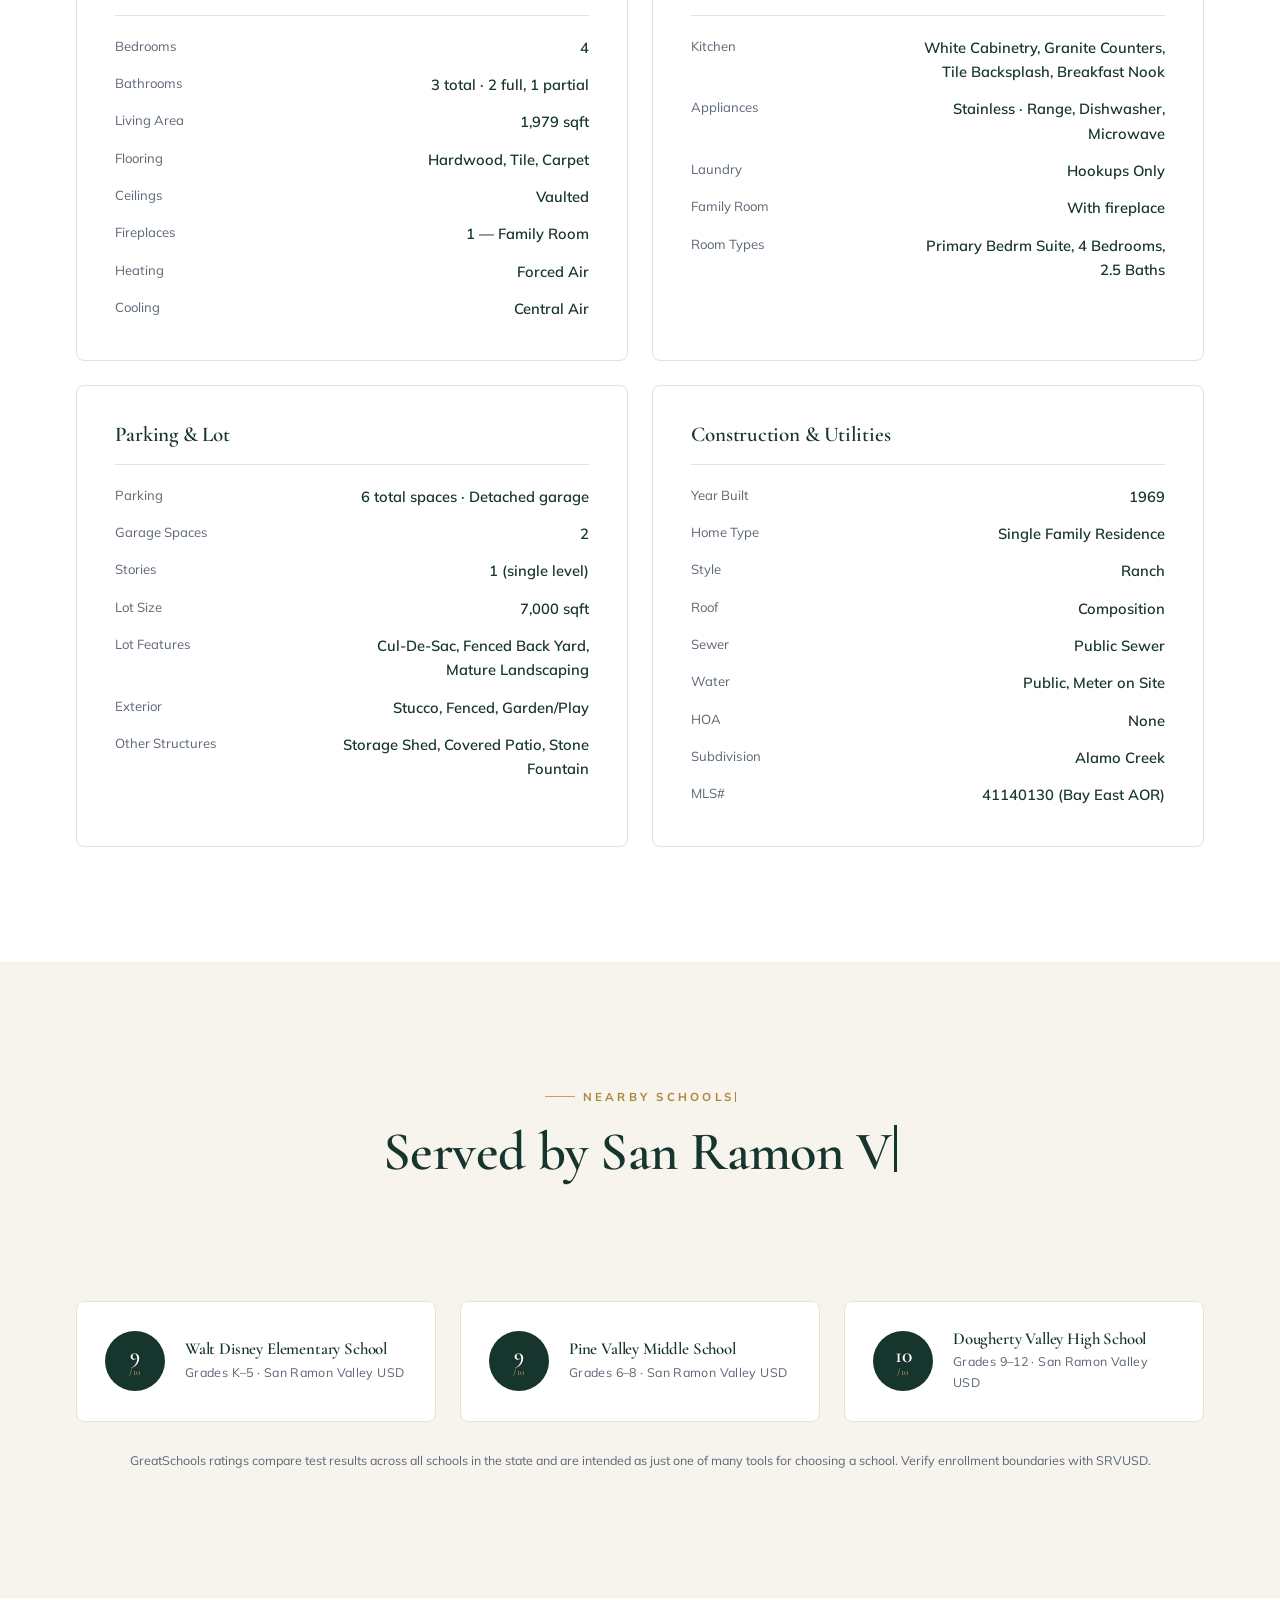
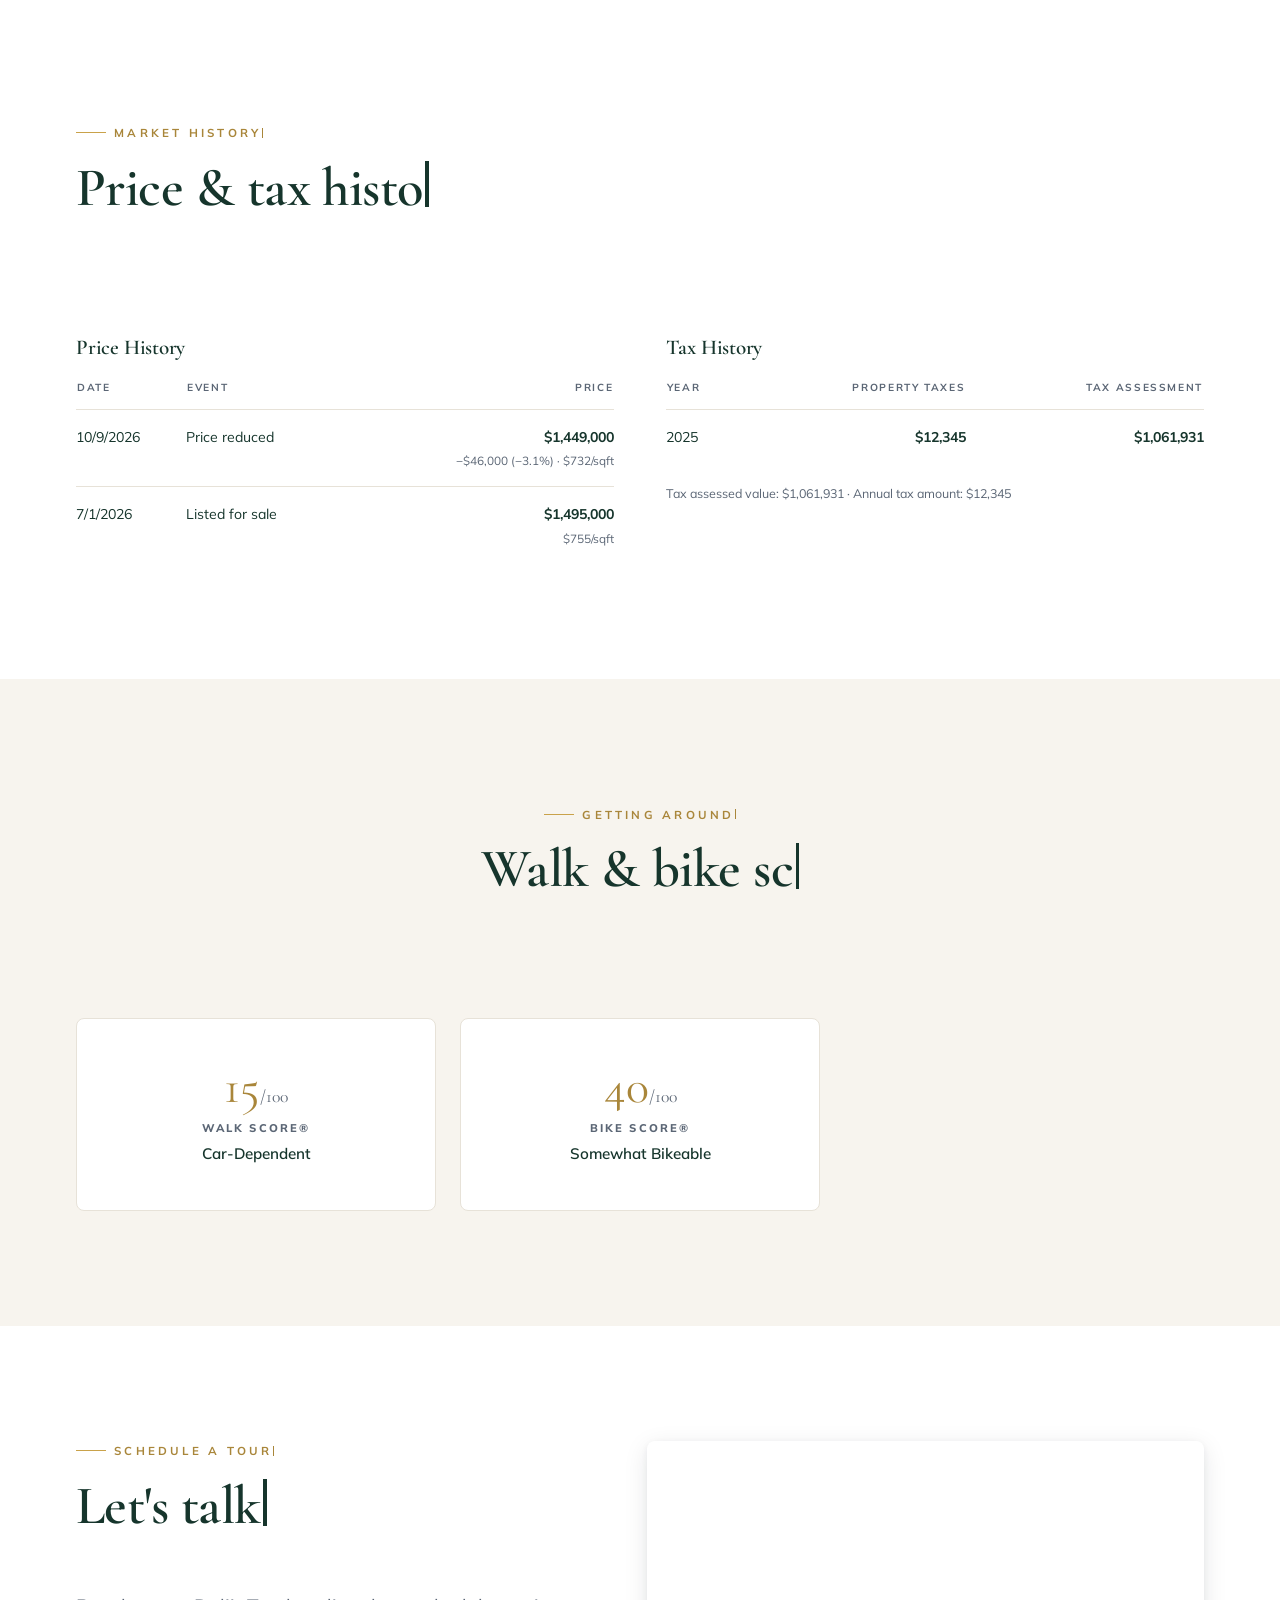
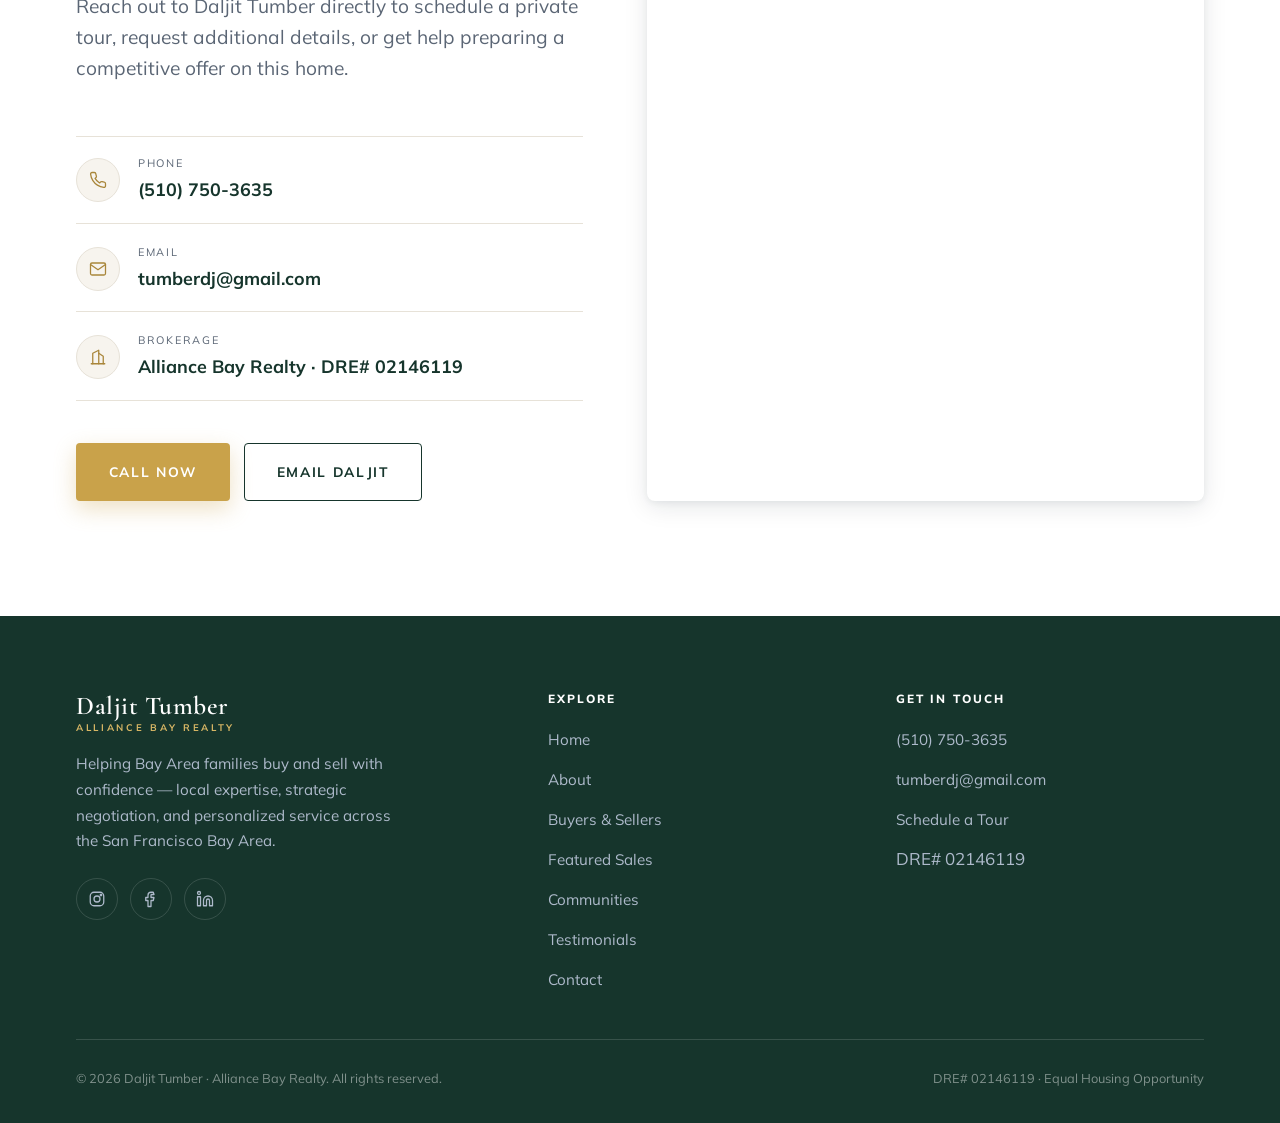
<file: forsale/25 Tareyton Ct/index.html>
<!DOCTYPE html>
<html lang="en">
<head>
<meta charset="UTF-8" />
<meta name="viewport" content="width=device-width, initial-scale=1.0" />
<title>For Sale | 25 Tareyton Ct, San Ramon, CA 94583 | $1,449,000 — Daljit Tumber, Alliance Bay Realty</title>
<meta name="description" content="For sale — 4 bed, 3 bath, 1,979 sqft single-story Ranch home at 25 Tareyton Ct, San Ramon, CA 94583 — $1,449,000, no HOA. Contact Daljit Tumber, Alliance Bay Realty (DRE# 02146119)." />
<meta name="keywords" content="25 Tareyton Ct, San Ramon homes for sale, San Ramon real estate, Alamo Creek, Daljit Tumber, Alliance Bay Realty" />
<meta property="og:title" content="25 Tareyton Ct, San Ramon, CA — $1,449,000" />
<meta property="og:description" content="Charming single-story Ranch retreat — 4 bed, 3 bath, 1,979 sqft on a 7,000 sqft lot with an arched gated entry, private courtyard, and lush fenced backyard. No HOA." />
<meta property="og:type" content="website" />
<meta property="og:image" content="images/front.jpg" />
<link rel="preconnect" href="https://fonts.googleapis.com" />
<link rel="preconnect" href="https://fonts.gstatic.com" crossorigin />
<link href="https://fonts.googleapis.com/css2?family=Cormorant+Garamond:ital,wght@0,400;0,500;0,600;0,700;1,400;1,500;1,600&family=Mulish:wght@300;400;500;600;700;800&display=swap" rel="stylesheet" />
<link rel="stylesheet" href="../../assets/styles.css" />
<link type="image/png" sizes="120x120" rel="icon" href="../../assets/icons/icons8-real estate-clouds-120.png">
</head>
<body>

<!-- =================== MOBILE MENU =================== -->
<div class="mobile-menu" aria-hidden="true">
  <a href="../../index.html#home">Home</a>
  <a href="../../index.html#about">About</a>
  <a href="../../index.html#buyers-sellers">Buyers &amp; Sellers</a>
  <a href="../../index.html#sales">Featured Sales</a>
  <a href="../../index.html#communities">Communities</a>
  <a href="../../index.html#testimonials">Testimonials</a>
  <a href="../../index.html#contact">Contact</a>
  <div class="mm-foot">
    <a href="tel:+15107503635" style="font-family:var(--sans);font-size:1rem;border:0;color:var(--gold-deep);font-weight:700;">(510) 750-3635</a>
  </div>
</div>

<!-- =================== HEADER =================== -->
<header class="header">
  <div class="container nav">
    <a href="../../index.html#home" class="brand" aria-label="Daljit Tumber, Alliance Bay Realty">
      <span class="name">Daljit Tumber</span>
      <span class="sub">Alliance Bay Realty</span>
    </a>
    <nav>
      <ul class="nav-links">
        <li><a href="../../index.html#home">Home</a></li>
        <li><a href="../../index.html#about">About</a></li>
        <li><a href="../../index.html#buyers-sellers">Buyers &amp; Sellers</a></li>
        <li><a href="../../index.html#sales">Featured Sales</a></li>
        <li><a href="../../index.html#communities">Communities</a></li>
        <li><a href="../../index.html#testimonials">Testimonials</a></li>
        <li><a href="../../index.html#contact">Contact</a></li>
      </ul>
    </nav>
    <div class="nav-cta">
      <a href="tel:+15107503635" class="nav-phone">
        <svg viewBox="0 0 24 24" fill="none" stroke-width="1.8" stroke-linecap="round" stroke-linejoin="round"><path d="M22 16.92v3a2 2 0 0 1-2.18 2 19.79 19.79 0 0 1-8.63-3.07 19.5 19.5 0 0 1-6-6 19.79 19.79 0 0 1-3.07-8.67A2 2 0 0 1 4.11 2h3a2 2 0 0 1 2 1.72c.13.96.36 1.9.7 2.81a2 2 0 0 1-.45 2.11L8.09 9.91a16 16 0 0 0 6 6l1.27-1.27a2 2 0 0 1 2.11-.45c.91.34 1.85.57 2.81.7A2 2 0 0 1 22 16.92z"/></svg>
        (510) 750-3635
      </a>
    </div>
    <button class="burger" aria-label="Open menu"><span></span><span></span><span></span></button>
  </div>
</header>

<!-- =================== LISTING HERO =================== -->
<section class="listing-hero" data-screen-label="Listing Hero">
  <div class="listing-hero-bg">
    <img src="images/front.jpg" alt="Front exterior of 25 Tareyton Ct, San Ramon, CA" />
  </div>
  <div class="container">
    <div class="hero-inner">
      <a href="../../index.html#sales" class="back-link reveal">
        <svg viewBox="0 0 24 24" fill="none" stroke="currentColor" stroke-width="2" stroke-linecap="round" stroke-linejoin="round"><line x1="19" y1="12" x2="5" y2="12"/><polyline points="12 19 5 12 12 5"/></svg>
        Back to Featured Sales
      </a>
      <p class="eyebrow on-ink reveal d1">For Sale &middot; San Ramon, CA</p>
      <h1 class="display reveal d1">25 Tareyton Ct</h1>
      <p class="listing-addr reveal d1">San Ramon, CA 94583</p>
      <div class="listing-price-row reveal d2">
        <div class="listing-price">$1,449,000</div>
        <ul class="listing-specs">
          <li><span class="v">4</span> bd</li>
          <li><span class="v">3</span> ba</li>
          <li><span class="v">1,979</span> sqft</li>
        </ul>
      </div>
      <div class="hero-cta reveal d3">
        <a href="#inquire" class="btn btn-gold btn-lg">Schedule a Private Tour</a>
        <a href="tel:+15107503635" class="btn btn-outline-light btn-lg">Call Daljit <span class="ar">→</span></a>
      </div>
    </div>
    <a href="#gallery" class="scroll-cue" aria-label="Scroll to photo gallery"><span>Scroll</span><span class="line"></span></a>
  </div>
</section>

<!-- =================== QUICK FACTS =================== -->
<section class="fact-strip" data-screen-label="Quick Facts">
  <div class="container">
    <div class="fact-row">
      <div class="fact reveal"><div class="v">$732</div><div class="k">Price / Sq Ft</div></div>
      <div class="fact reveal d1"><div class="v">1969</div><div class="k">Year Built</div></div>
      <div class="fact reveal d2"><div class="v">7,000</div><div class="k">Lot Sq Ft</div></div>
      <div class="fact reveal d3"><div class="v">1</div><div class="k">Stories</div></div>
      <div class="fact reveal"><div class="v">2</div><div class="k">Garage Spaces</div></div>
      <div class="fact reveal d1"><div class="v">None</div><div class="k">HOA Fees</div></div>
    </div>
  </div>
</section>

<!-- =================== PHOTO GALLERY =================== -->
<section class="section" id="gallery" data-screen-label="Photo Gallery">
  <div class="container">
    <div class="section-head reveal">
      <p class="eyebrow">Photo Tour</p>
      <h2 class="h2">A closer look<br />at this home.</h2>
    </div>
    <div class="gallery-grid">
      <div class="g-item reveal" style="grid-column:1/-1; aspect-ratio:16/9;"><img src="images/front.jpg" alt="Front exterior of 25 Tareyton Ct, San Ramon, CA" /><span class="g-label">Front of Home</span></div>
      <div class="g-item reveal"><img src="images/twilight.jpg" alt="Front of home at twilight" loading="lazy" /><span class="g-label">Twilight</span></div>
      <div class="g-item reveal d1"><img src="images/curb-appeal.jpg" alt="Front lawn and driveway" loading="lazy" /><span class="g-label">Curb Appeal</span></div>
      <div class="g-item reveal d2"><img src="images/front-lawn.jpg" alt="Front lawn and landscaping" loading="lazy" /><span class="g-label">Front Lawn</span></div>
      <div class="g-item reveal"><img src="images/arched-entry.jpg" alt="Arched entryway with iron gate" loading="lazy" /><span class="g-label">Arched Gated Entry</span></div>
      <div class="g-item reveal d1"><img src="images/courtyard.jpg" alt="Private front courtyard" loading="lazy" /><span class="g-label">Front Courtyard</span></div>
      <div class="g-item reveal d2"><img src="images/front-courtyard.jpg" alt="Private front courtyard and front door" loading="lazy" /><span class="g-label">Front Courtyard</span></div>
      <div class="g-item reveal"><img src="images/foyer.jpg" alt="Entry foyer with hardwood floors" loading="lazy" /><span class="g-label">Entry</span></div>
      <div class="g-item reveal d1"><img src="images/living-room.jpg" alt="Living room with vaulted ceiling and stone fireplace" loading="lazy" /><span class="g-label">Living Room</span></div>
      <div class="g-item reveal d2"><img src="images/living-room-2.jpg" alt="Living room with vaulted ceiling" loading="lazy" /><span class="g-label">Living Room</span></div>
      <div class="g-item reveal"><img src="images/living-dining.jpg" alt="Open living and dining area" loading="lazy" /><span class="g-label">Living &amp; Dining</span></div>
      <div class="g-item reveal d1"><img src="images/family-room-3.jpg" alt="Family room with hardwood floors" loading="lazy" /><span class="g-label">Family Room</span></div>
      <div class="g-item reveal d2"><img src="images/family-room.jpg" alt="Family room" loading="lazy" /><span class="g-label">Family Room</span></div>
      <div class="g-item reveal"><img src="images/family-room-2.jpg" alt="Family room open to the kitchen" loading="lazy" /><span class="g-label">Family Room</span></div>
      <div class="g-item reveal d1"><img src="images/kitchen.jpg" alt="Kitchen with white cabinetry and granite countertops" loading="lazy" /><span class="g-label">Kitchen</span></div>
      <div class="g-item reveal d2"><img src="images/kitchen-4.jpg" alt="Kitchen with granite island" loading="lazy" /><span class="g-label">Kitchen</span></div>
      <div class="g-item reveal"><img src="images/kitchen-2.jpg" alt="Kitchen with stainless appliances and slider to backyard" loading="lazy" /><span class="g-label">Kitchen</span></div>
      <div class="g-item reveal d1"><img src="images/kitchen-3.jpg" alt="Kitchen with tile backsplash" loading="lazy" /><span class="g-label">Kitchen</span></div>
      <div class="g-item reveal d2"><img src="images/kitchen-5.jpg" alt="Kitchen with granite peninsula" loading="lazy" /><span class="g-label">Kitchen</span></div>
      <div class="g-item reveal"><img src="images/dining-nook.jpg" alt="Dining nook" loading="lazy" /><span class="g-label">Dining Nook</span></div>
      <div class="g-item reveal d1"><img src="images/dining-room-2.jpg" alt="Dining area beneath a wrought iron chandelier" loading="lazy" /><span class="g-label">Dining Room</span></div>
      <div class="g-item reveal d2"><img src="images/dining-room.jpg" alt="Dining room beneath a wrought iron chandelier" loading="lazy" /><span class="g-label">Dining Room</span></div>
      <div class="g-item reveal"><img src="images/office.jpg" alt="Bedroom set up as a home office" loading="lazy" /><span class="g-label">Office / Bedroom</span></div>
      <div class="g-item reveal d1"><img src="images/office-2.jpg" alt="Home office with closet" loading="lazy" /><span class="g-label">Office / Bedroom</span></div>
      <div class="g-item reveal d2"><img src="images/bedroom-2.jpg" alt="Bright secondary bedroom" loading="lazy" /><span class="g-label">Bedroom</span></div>
      <div class="g-item reveal"><img src="images/bedroom-2b.jpg" alt="Secondary bedroom with window nook" loading="lazy" /><span class="g-label">Bedroom</span></div>
      <div class="g-item reveal d1"><img src="images/bedroom-3.jpg" alt="Secondary bedroom" loading="lazy" /><span class="g-label">Bedroom</span></div>
      <div class="g-item reveal d2"><img src="images/bedroom-3b.jpg" alt="Secondary bedroom" loading="lazy" /><span class="g-label">Bedroom</span></div>
      <div class="g-item reveal"><img src="images/primary-suite.jpg" alt="Primary suite" loading="lazy" /><span class="g-label">Primary Suite</span></div>
      <div class="g-item reveal d1"><img src="images/primary-suite-2.jpg" alt="Primary suite with en-suite bath" loading="lazy" /><span class="g-label">Primary Suite</span></div>
      <div class="g-item reveal d2"><img src="images/primary-suite-3.jpg" alt="Primary suite with mirrored closets" loading="lazy" /><span class="g-label">Primary Suite</span></div>
      <div class="g-item reveal"><img src="images/powder-room.jpg" alt="Half bathroom" loading="lazy" /><span class="g-label">Half Bath</span></div>
      <div class="g-item reveal d1"><img src="images/hall-bath.jpg" alt="Hall bathroom" loading="lazy" /><span class="g-label">Bathroom</span></div>
      <div class="g-item reveal d2"><img src="images/primary-bath.jpg" alt="Updated primary bath with curved glass shower and soaking tub" loading="lazy" /><span class="g-label">Primary Bath</span></div>
      <div class="g-item reveal"><img src="images/primary-bath-2.jpg" alt="Primary bath soaking tub and shower" loading="lazy" /><span class="g-label">Primary Bath</span></div>
      <div class="g-item reveal d1"><img src="images/laundry.jpg" alt="Laundry area" loading="lazy" /><span class="g-label">Laundry</span></div>
      <div class="g-item reveal d2"><img src="images/garage.jpg" alt="Two-car garage" loading="lazy" /><span class="g-label">Garage</span></div>
      <div class="g-item reveal"><img src="images/garage-2.jpg" alt="Two-car garage" loading="lazy" /><span class="g-label">Garage</span></div>
      <div class="g-item reveal d1"><img src="images/backyard.jpg" alt="Fenced backyard with mature landscaping" loading="lazy" /><span class="g-label">Backyard</span></div>
      <div class="g-item reveal d2"><img src="images/backyard-2.jpg" alt="Backyard with patio" loading="lazy" /><span class="g-label">Backyard</span></div>
      <div class="g-item reveal"><img src="images/side-yard.jpg" alt="Side yard" loading="lazy" /><span class="g-label">Side Yard</span></div>
      <div class="g-item reveal d1"><img src="images/patio-dining.jpg" alt="Backyard patio dining area" loading="lazy" /><span class="g-label">Patio</span></div>
      <div class="g-item reveal d2"><img src="images/patio.jpg" alt="Backyard patio" loading="lazy" /><span class="g-label">Patio</span></div>
      <div class="g-item reveal"><img src="images/patio-2.jpg" alt="Covered patio and seating area" loading="lazy" /><span class="g-label">Patio</span></div>
      <div class="g-item reveal d1"><img src="images/fountain.jpg" alt="Stone fountain in the backyard" loading="lazy" /><span class="g-label">Stone Fountain</span></div>
      <div class="g-item reveal d2"><img src="images/aerial-2.jpg" alt="Aerial view of the home" loading="lazy" /><span class="g-label">Aerial View</span></div>
      <div class="g-item reveal"><img src="images/aerial.jpg" alt="Aerial view of the home" loading="lazy" /><span class="g-label">Aerial View</span></div>
      <div class="g-item reveal d1"><img src="images/aerial-top.jpg" alt="Overhead aerial view of the home" loading="lazy" /><span class="g-label">Aerial View</span></div>
      <div class="g-item reveal d2"><img src="images/neighborhood.jpg" alt="Aerial view of the neighborhood" loading="lazy" /><span class="g-label">Neighborhood</span></div>
      <div class="g-item reveal"><img src="images/neighborhood-2.jpg" alt="Aerial view of the neighborhood" loading="lazy" /><span class="g-label">Neighborhood</span></div>
      <div class="g-item reveal d1"><img src="images/neighborhood-3.jpg" alt="Aerial view of the neighborhood" loading="lazy" /><span class="g-label">Neighborhood</span></div>
      <div class="g-item reveal d2"><img src="images/neighborhood-4.jpg" alt="Aerial view of the neighborhood" loading="lazy" /><span class="g-label">Neighborhood</span></div>
      <div class="g-item reveal"><img src="images/hills-view-2.jpg" alt="Aerial view toward the San Ramon hills" loading="lazy" /><span class="g-label">San Ramon Hills</span></div>
      <div class="g-item reveal d1"><img src="images/hills-view-3.jpg" alt="Aerial view toward the San Ramon hills" loading="lazy" /><span class="g-label">San Ramon Hills</span></div>
      <div class="g-item reveal d2"><img src="images/hills-view-4.jpg" alt="Aerial view toward the San Ramon hills" loading="lazy" /><span class="g-label">San Ramon Hills</span></div>
      <div class="g-item reveal"><img src="images/hills-view.jpg" alt="Aerial view toward the San Ramon hills" loading="lazy" /><span class="g-label">San Ramon Hills</span></div>
      <div class="g-item reveal d1"><img src="images/hills-view-5.jpg" alt="Aerial view toward the San Ramon hills" loading="lazy" /><span class="g-label">San Ramon Hills</span></div>
      <div class="g-item reveal d2"><img src="images/valley-view.jpg" alt="Aerial view of the San Ramon valley" loading="lazy" /><span class="g-label">San Ramon Valley</span></div>
      <div class="g-item reveal" style="grid-column:1/-1; aspect-ratio:16/9;"><img src="images/aerial-cul-de-sac.jpg" alt="Overhead aerial view of the cul-de-sac" loading="lazy" /><span class="g-label">Aerial View</span></div>
    </div>
  </div>
</section>

<!-- =================== WHAT'S SPECIAL =================== -->
<section class="section cream" id="overview" data-screen-label="Whats Special">
  <div class="container">
    <div class="section-head reveal">
      <p class="eyebrow">What's Special</p>
      <h2 class="h2">Charming Ranch retreat with<br />arched gated entry &amp; lush grounds.</h2>
      <p class="lead">This single-story home offers 1,979 square feet of comfortable living on a 7,000 square foot lot, with a distinctive arched entryway and iron gate leading to a private front courtyard.</p>
    </div>
    <div class="overview-body reveal d1">
      <p>Inside, vaulted ceilings and rich hardwood floors create an open, airy feel through the living and dining areas, which flow together beneath a wrought iron chandelier. The kitchen features white cabinetry, granite countertops, tile backsplash, stainless appliances, and a sliding door to the backyard.</p>
      <p>The primary suite offers a peaceful retreat with soft natural light and an updated en-suite bathroom showcasing a curved glass shower, deep soaking tub, and tile flooring, while a secondary bedroom presents a bright window nook ideal for a child's room or office.</p>
      <p>The fenced backyard includes a covered patio, storage shed, and a charming stone fountain tucked into mature landscaping. Located near top-rated San Ramon schools, this home is ready for its next owner. Schedule a private showing today.</p>
    </div>
    <div class="chips reveal d2" style="margin-top:8px;">
      <span class="chip"><svg viewBox="0 0 24 24" fill="none" stroke-linecap="round" stroke-linejoin="round" stroke-width="2"><polyline points="20 6 9 17 4 12"/></svg> Fenced Backyard</span>
      <span class="chip"><svg viewBox="0 0 24 24" fill="none" stroke-linecap="round" stroke-linejoin="round" stroke-width="2"><polyline points="20 6 9 17 4 12"/></svg> Mature Landscaping</span>
      <span class="chip"><svg viewBox="0 0 24 24" fill="none" stroke-linecap="round" stroke-linejoin="round" stroke-width="2"><polyline points="20 6 9 17 4 12"/></svg> Charming Stone Fountain</span>
      <span class="chip"><svg viewBox="0 0 24 24" fill="none" stroke-linecap="round" stroke-linejoin="round" stroke-width="2"><polyline points="20 6 9 17 4 12"/></svg> Private Front Courtyard</span>
      <span class="chip"><svg viewBox="0 0 24 24" fill="none" stroke-linecap="round" stroke-linejoin="round" stroke-width="2"><polyline points="20 6 9 17 4 12"/></svg> Updated En-Suite Bathroom</span>
      <span class="chip"><svg viewBox="0 0 24 24" fill="none" stroke-linecap="round" stroke-linejoin="round" stroke-width="2"><polyline points="20 6 9 17 4 12"/></svg> Tile Flooring</span>
      <span class="chip"><svg viewBox="0 0 24 24" fill="none" stroke-linecap="round" stroke-linejoin="round" stroke-width="2"><polyline points="20 6 9 17 4 12"/></svg> White Cabinetry</span>
      <span class="chip"><svg viewBox="0 0 24 24" fill="none" stroke-linecap="round" stroke-linejoin="round" stroke-width="2"><polyline points="20 6 9 17 4 12"/></svg> No HOA</span>
    </div>
  </div>
</section>

<!-- =================== PROPERTY DETAILS =================== -->
<section class="section" id="details" data-screen-label="Property Details">
  <div class="container">
    <div class="section-head reveal">
      <p class="eyebrow">Property Details</p>
      <h2 class="h2">Everything you need<br />to know about this home.</h2>
    </div>
    <div class="detail-grid">
      <div class="detail-card reveal">
        <h3>Interior</h3>
        <dl>
          <div class="d-row"><span class="d-k">Bedrooms</span><span class="d-v">4</span></div>
          <div class="d-row"><span class="d-k">Bathrooms</span><span class="d-v">3 total &middot; 2 full, 1 partial</span></div>
          <div class="d-row"><span class="d-k">Living Area</span><span class="d-v">1,979 sqft</span></div>
          <div class="d-row"><span class="d-k">Flooring</span><span class="d-v">Hardwood, Tile, Carpet</span></div>
          <div class="d-row"><span class="d-k">Ceilings</span><span class="d-v">Vaulted</span></div>
          <div class="d-row"><span class="d-k">Fireplaces</span><span class="d-v">1 &mdash; Family Room</span></div>
          <div class="d-row"><span class="d-k">Heating</span><span class="d-v">Forced Air</span></div>
          <div class="d-row"><span class="d-k">Cooling</span><span class="d-v">Central Air</span></div>
        </dl>
      </div>
      <div class="detail-card reveal d1">
        <h3>Kitchen &amp; Living Spaces</h3>
        <dl>
          <div class="d-row"><span class="d-k">Kitchen</span><span class="d-v">White Cabinetry, Granite Counters, Tile Backsplash, Breakfast Nook</span></div>
          <div class="d-row"><span class="d-k">Appliances</span><span class="d-v">Stainless &middot; Range, Dishwasher, Microwave</span></div>
          <div class="d-row"><span class="d-k">Laundry</span><span class="d-v">Hookups Only</span></div>
          <div class="d-row"><span class="d-k">Family Room</span><span class="d-v">With fireplace</span></div>
          <div class="d-row"><span class="d-k">Room Types</span><span class="d-v">Primary Bedrm Suite, 4 Bedrooms, 2.5 Baths</span></div>
        </dl>
      </div>
      <div class="detail-card reveal">
        <h3>Parking &amp; Lot</h3>
        <dl>
          <div class="d-row"><span class="d-k">Parking</span><span class="d-v">6 total spaces &middot; Detached garage</span></div>
          <div class="d-row"><span class="d-k">Garage Spaces</span><span class="d-v">2</span></div>
          <div class="d-row"><span class="d-k">Stories</span><span class="d-v">1 (single level)</span></div>
          <div class="d-row"><span class="d-k">Lot Size</span><span class="d-v">7,000 sqft</span></div>
          <div class="d-row"><span class="d-k">Lot Features</span><span class="d-v">Cul-De-Sac, Fenced Back Yard, Mature Landscaping</span></div>
          <div class="d-row"><span class="d-k">Exterior</span><span class="d-v">Stucco, Fenced, Garden/Play</span></div>
          <div class="d-row"><span class="d-k">Other Structures</span><span class="d-v">Storage Shed, Covered Patio, Stone Fountain</span></div>
        </dl>
      </div>
      <div class="detail-card reveal d1">
        <h3>Construction &amp; Utilities</h3>
        <dl>
          <div class="d-row"><span class="d-k">Year Built</span><span class="d-v">1969</span></div>
          <div class="d-row"><span class="d-k">Home Type</span><span class="d-v">Single Family Residence</span></div>
          <div class="d-row"><span class="d-k">Style</span><span class="d-v">Ranch</span></div>
          <div class="d-row"><span class="d-k">Roof</span><span class="d-v">Composition</span></div>
          <div class="d-row"><span class="d-k">Sewer</span><span class="d-v">Public Sewer</span></div>
          <div class="d-row"><span class="d-k">Water</span><span class="d-v">Public, Meter on Site</span></div>
          <div class="d-row"><span class="d-k">HOA</span><span class="d-v">None</span></div>
          <div class="d-row"><span class="d-k">Subdivision</span><span class="d-v">Alamo Creek</span></div>
          <div class="d-row"><span class="d-k">MLS#</span><span class="d-v">41140130 (Bay East AOR)</span></div>
        </dl>
      </div>
    </div>
  </div>
</section>

<!-- =================== NEARBY SCHOOLS =================== -->
<section class="section cream" id="schools" data-screen-label="Nearby Schools">
  <div class="container">
    <div class="section-head center reveal">
      <p class="eyebrow center">Nearby Schools</p>
      <h2 class="h2">Served by San Ramon Valley<br />Unified School District.</h2>
    </div>
    <div class="school-grid">
      <div class="school-card reveal">
        <div class="rating-badge"><span class="num">9</span><span class="den">/10</span></div>
        <div><h4>Walt Disney Elementary School</h4><div class="meta">Grades K&ndash;5 &middot; San Ramon Valley USD</div></div>
      </div>
      <div class="school-card reveal d1">
        <div class="rating-badge"><span class="num">9</span><span class="den">/10</span></div>
        <div><h4>Pine Valley Middle School</h4><div class="meta">Grades 6&ndash;8 &middot; San Ramon Valley USD</div></div>
      </div>
      <div class="school-card reveal d2">
        <div class="rating-badge"><span class="num">10</span><span class="den">/10</span></div>
        <div><h4>Dougherty Valley High School</h4><div class="meta">Grades 9&ndash;12 &middot; San Ramon Valley USD</div></div>
      </div>
    </div>
    <p class="reveal d3" style="margin-top:28px; font-size:.78rem; color:var(--muted); text-align:center;">GreatSchools ratings compare test results across all schools in the state and are intended as just one of many tools for choosing a school. Verify enrollment boundaries with SRVUSD.</p>
  </div>
</section>

<!-- =================== PRICE & TAX HISTORY =================== -->
<section class="section" id="history" data-screen-label="Price and Tax History">
  <div class="container">
    <div class="section-head reveal">
      <p class="eyebrow">Market History</p>
      <h2 class="h2">Price &amp; tax history<br />for this property.</h2>
    </div>
    <div class="history-grid">
      <div class="history-card reveal">
        <h3>Price History</h3>
        <table class="history-table">
          <thead><tr><th>Date</th><th>Event</th><th class="num">Price</th></tr></thead>
          <tbody>
            <tr><td>10/9/2026</td><td>Price reduced</td><td class="price num">$1,449,000<span class="chg">&minus;$46,000 (&minus;3.1%) &middot; $732/sqft</span></td></tr>
            <tr><td>7/1/2026</td><td>Listed for sale</td><td class="price num">$1,495,000<span class="chg">$755/sqft</span></td></tr>
          </tbody>
        </table>
      </div>
      <div class="history-card reveal d1">
        <h3>Tax History</h3>
        <table class="history-table">
          <thead><tr><th>Year</th><th class="num">Property Taxes</th><th class="num">Tax Assessment</th></tr></thead>
          <tbody>
            <tr><td>2025</td><td class="price num">$12,345</td><td class="price num">$1,061,931</td></tr>
          </tbody>
        </table>
        <p style="margin-top:18px; font-size:.78rem; color:var(--muted);">Tax assessed value: $1,061,931 &middot; Annual tax amount: $12,345</p>
      </div>
    </div>
  </div>
</section>

<!-- =================== GETTING AROUND =================== -->
<section class="section cream" id="getting-around" data-screen-label="Getting Around">
  <div class="container">
    <div class="section-head center reveal">
      <p class="eyebrow center">Getting Around</p>
      <h2 class="h2">Walk &amp; bike scores<br />for this location.</h2>
    </div>
    <div class="score-grid">
      <div class="score-card reveal">
        <div class="score">15<small>/100</small></div>
        <h4>Walk Score&reg;</h4>
        <div class="desc">Car-Dependent</div>
      </div>
      <div class="score-card reveal d2">
        <div class="score">40<small>/100</small></div>
        <h4>Bike Score&reg;</h4>
        <div class="desc">Somewhat Bikeable</div>
      </div>
    </div>
  </div>
</section>

<!-- =================== INQUIRE =================== -->
<section class="section" id="inquire" data-screen-label="Inquire">
  <div class="container contact-grid">
    <div class="contact-card reveal">
      <p class="eyebrow">Schedule a Tour</p>
      <h2 class="h2">Let's talk about<br />25 Tareyton Ct.</h2>
      <p class="lead">Reach out to Daljit Tumber directly to schedule a private tour, request additional details, or get help preparing a competitive offer on this home.</p>
      <div class="contact-rows">
        <div class="crow">
          <div class="ic"><svg viewBox="0 0 24 24" fill="none" stroke-linecap="round" stroke-linejoin="round"><path d="M22 16.92v3a2 2 0 0 1-2.18 2 19.79 19.79 0 0 1-8.63-3.07 19.5 19.5 0 0 1-6-6 19.79 19.79 0 0 1-3.07-8.67A2 2 0 0 1 4.11 2h3a2 2 0 0 1 2 1.72c.13.96.36 1.9.7 2.81a2 2 0 0 1-.45 2.11L8.09 9.91a16 16 0 0 0 6 6l1.27-1.27a2 2 0 0 1 2.11-.45c.91.34 1.85.57 2.81.7A2 2 0 0 1 22 16.92z"/></svg></div>
          <div><div class="k">Phone</div><div class="v">(510) 750-3635</div></div>
        </div>
        <div class="crow">
          <div class="ic"><svg viewBox="0 0 24 24" fill="none" stroke-linecap="round" stroke-linejoin="round"><path d="M4 4h16a2 2 0 0 1 2 2v12a2 2 0 0 1-2 2H4a2 2 0 0 1-2-2V6a2 2 0 0 1 2-2z"/><polyline points="22,6 12,13 2,6"/></svg></div>
          <div><div class="k">Email</div><div class="v">tumberdj@gmail.com</div></div>
        </div>
        <div class="crow">
          <div class="ic"><svg viewBox="0 0 24 24" fill="none" stroke-linecap="round" stroke-linejoin="round"><path d="M3 21h18"/><path d="M5 21V7l8-4v18"/><path d="M19 21V11l-6-4"/></svg></div>
          <div><div class="k">Brokerage</div><div class="v">Alliance Bay Realty &middot; DRE# 02146119</div></div>
        </div>
      </div>
      <div class="contact-actions">
        <a href="tel:+15107503635" class="btn btn-gold btn-lg">Call Now</a>
        <a href="mailto:tumberdj@gmail.com?subject=25%20Tareyton%20Ct%2C%20San%20Ramon" class="btn btn-outline btn-lg">Email Daljit</a>
      </div>
    </div>
    <div class="map-frame reveal d1">
      <iframe src="https://maps.google.com/maps?q=25+Tareyton+Ct,+San+Ramon,+CA+94583&z=15&output=embed" loading="lazy" referrerpolicy="no-referrer-when-downgrade" allowfullscreen title="Map of 25 Tareyton Ct, San Ramon, CA"></iframe>
    </div>
  </div>
</section>

<!-- =================== FOOTER =================== -->
<footer class="footer">
  <div class="container">
    <div class="footer-top">
      <div>
        <div class="brand">
          <span class="name">Daljit Tumber</span>
          <span class="sub">Alliance Bay Realty</span>
        </div>
        <p class="footer-blurb">Helping Bay Area families buy and sell with confidence — local expertise, strategic negotiation, and personalized service across the San Francisco Bay Area.</p>
        <div class="socials">
          <a href="#" aria-label="Instagram"><svg viewBox="0 0 24 24" fill="none" stroke-linecap="round" stroke-linejoin="round"><rect x="3" y="3" width="18" height="18" rx="5"/><circle cx="12" cy="12" r="4"/><circle cx="17.3" cy="6.7" r="1"/></svg></a>
          <a href="#" aria-label="Facebook"><svg viewBox="0 0 24 24" fill="none" stroke-linecap="round" stroke-linejoin="round"><path d="M15 3h-3a4 4 0 0 0-4 4v3H5v4h3v8h4v-8h3l1-4h-4V7a1 1 0 0 1 1-1h3z"/></svg></a>
          <a href="#" aria-label="LinkedIn"><svg viewBox="0 0 24 24" fill="none" stroke-linecap="round" stroke-linejoin="round"><path d="M16 8a6 6 0 0 1 6 6v7h-4v-7a2 2 0 0 0-4 0v7h-4v-7a6 6 0 0 1 6-6z"/><rect x="2" y="9" width="4" height="12"/><circle cx="4" cy="4" r="2"/></svg></a>
        </div>
      </div>
      <div class="footer-col">
        <h4>Explore</h4>
        <ul>
          <li><a href="../../index.html#home">Home</a></li>
          <li><a href="../../index.html#about">About</a></li>
          <li><a href="../../index.html#buyers-sellers">Buyers &amp; Sellers</a></li>
          <li><a href="../../index.html#sales">Featured Sales</a></li>
          <li><a href="../../index.html#communities">Communities</a></li>
          <li><a href="../../index.html#testimonials">Testimonials</a></li>
          <li><a href="../../index.html#contact">Contact</a></li>
        </ul>
      </div>
      <div class="footer-col">
        <h4>Get In Touch</h4>
        <ul>
          <li><a href="tel:+15107503635">(510) 750-3635</a></li>
          <li><a href="mailto:tumberdj@gmail.com">tumberdj@gmail.com</a></li>
          <li><a href="#inquire">Schedule a Tour</a></li>
          <li style="color:var(--muted-ink);">DRE# 02146119</li>
        </ul>
      </div>
    </div>
    <div class="footer-bottom">
      <span>© <span id="year">2026</span> Daljit Tumber · Alliance Bay Realty. All rights reserved.</span>
      <span>DRE# 02146119 · Equal Housing Opportunity</span>
    </div>
  </div>
</footer>

<script src="../../assets/script.js"></script>
</body>
</html>
</file>
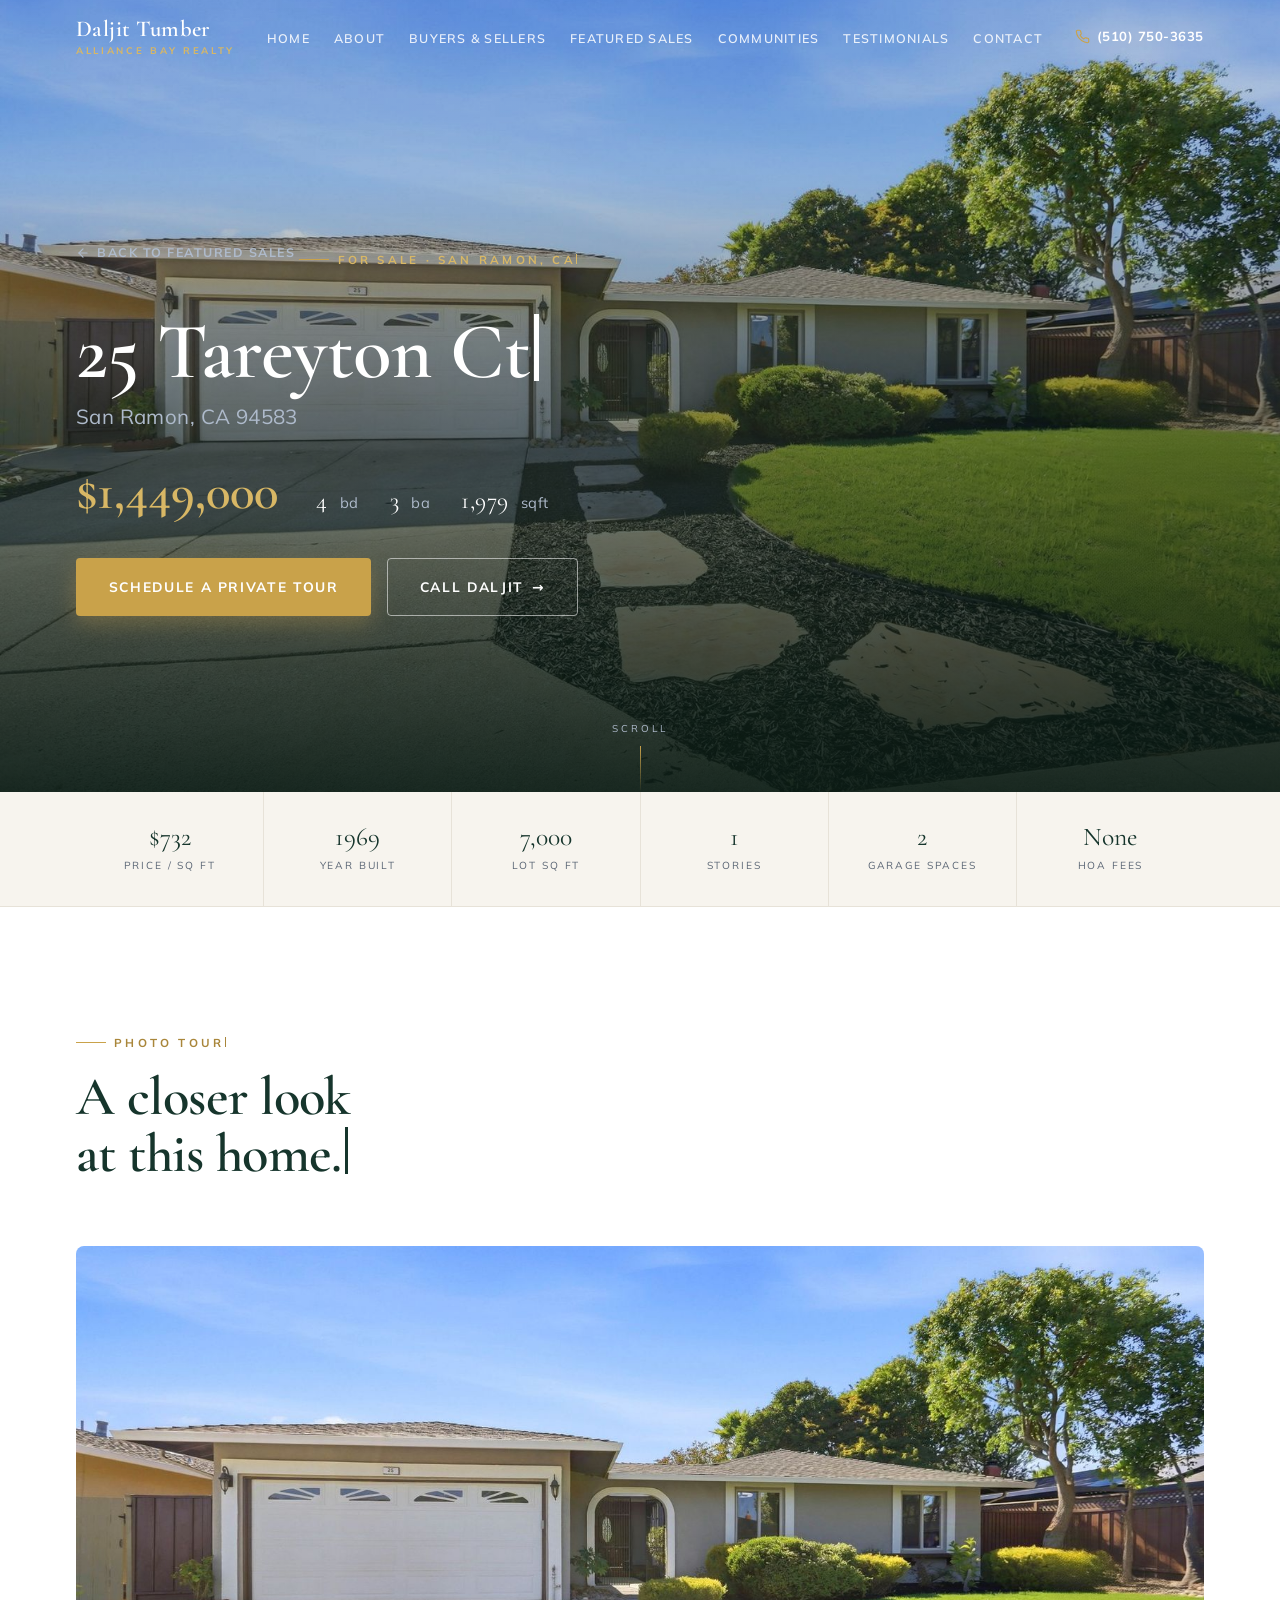
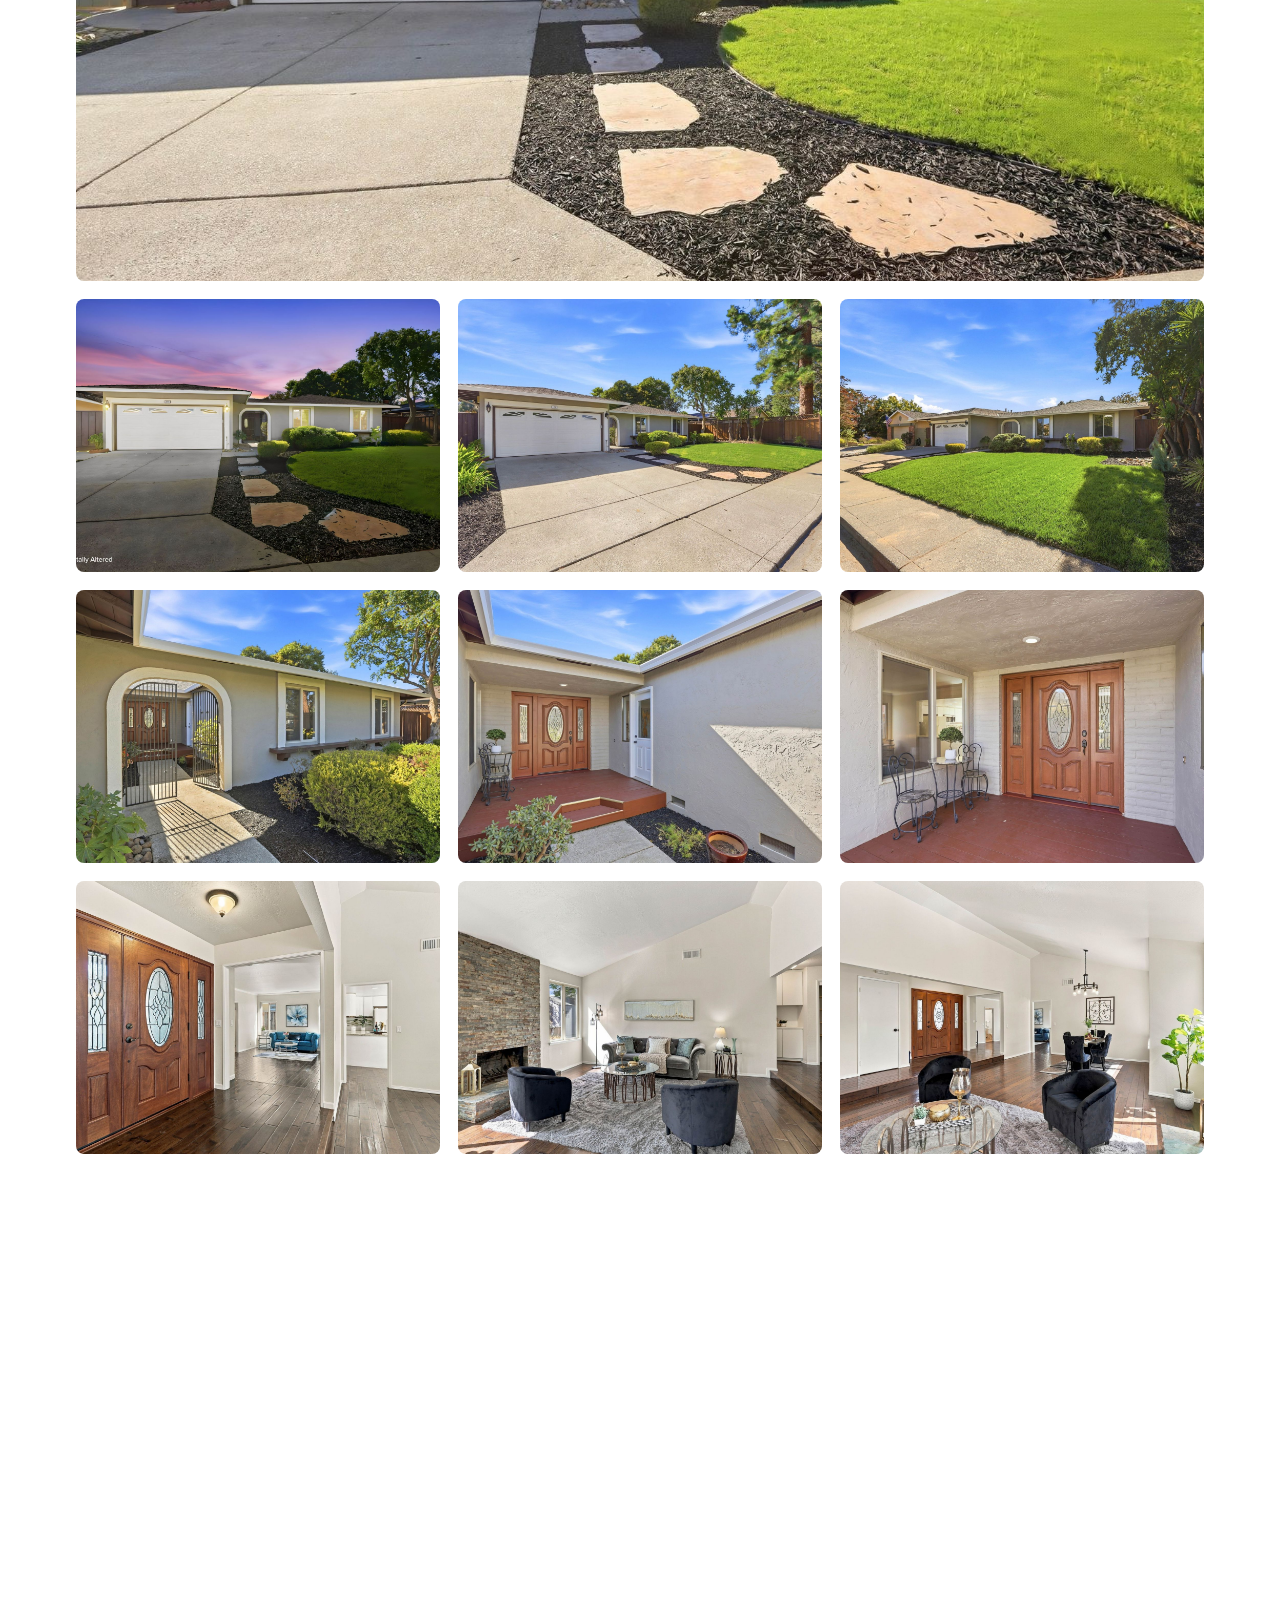
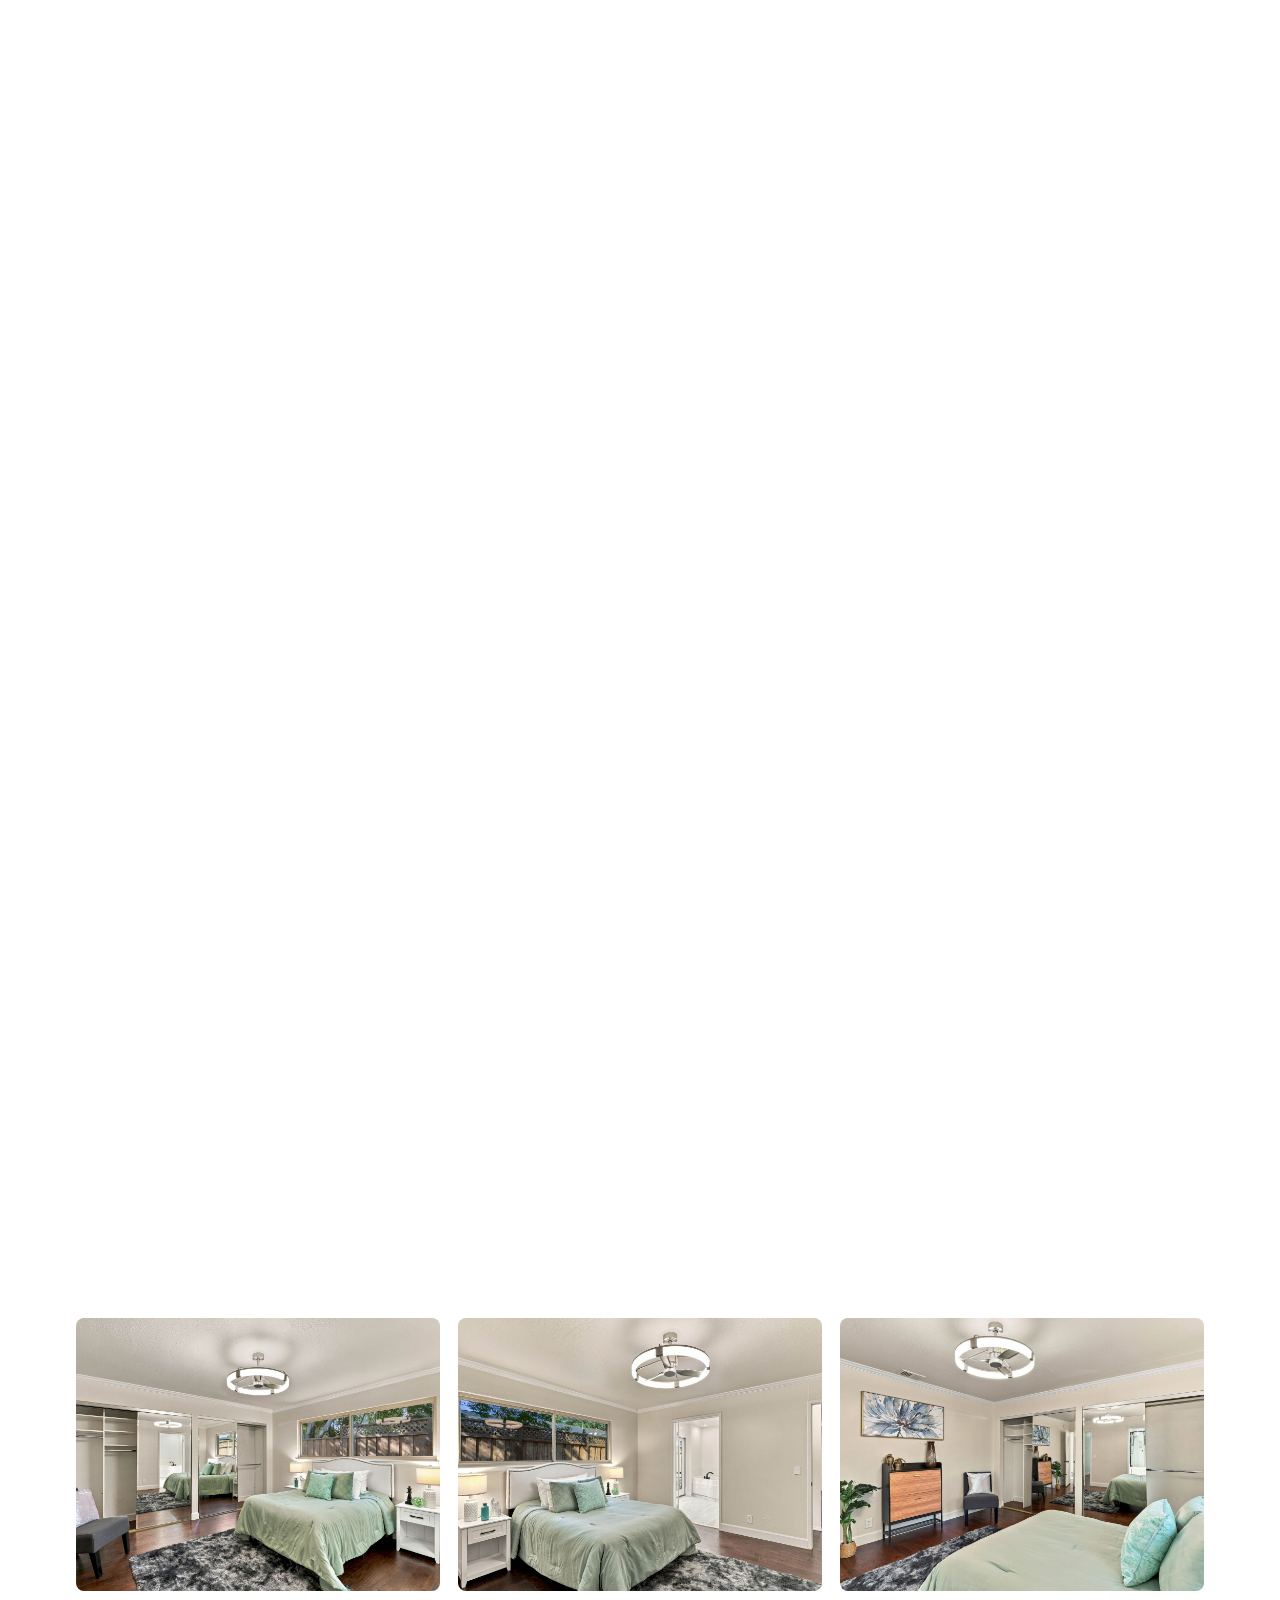
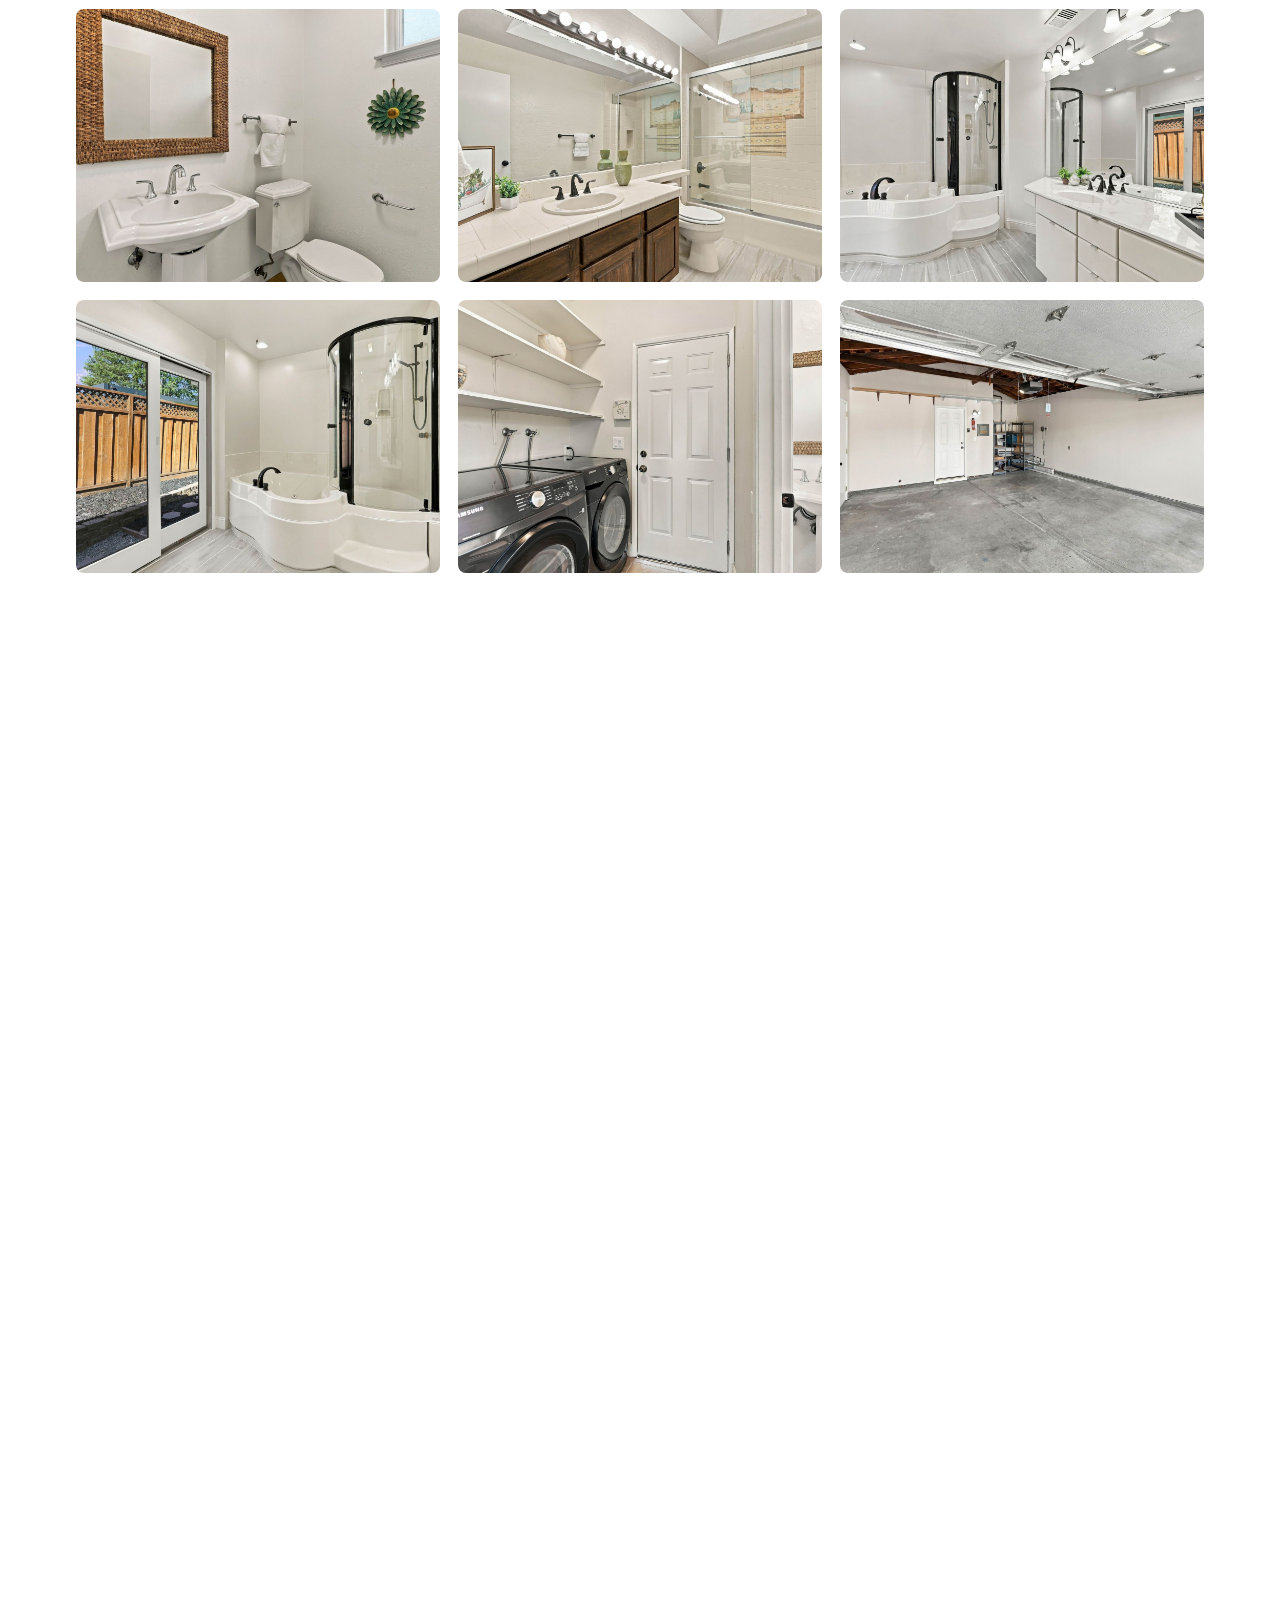
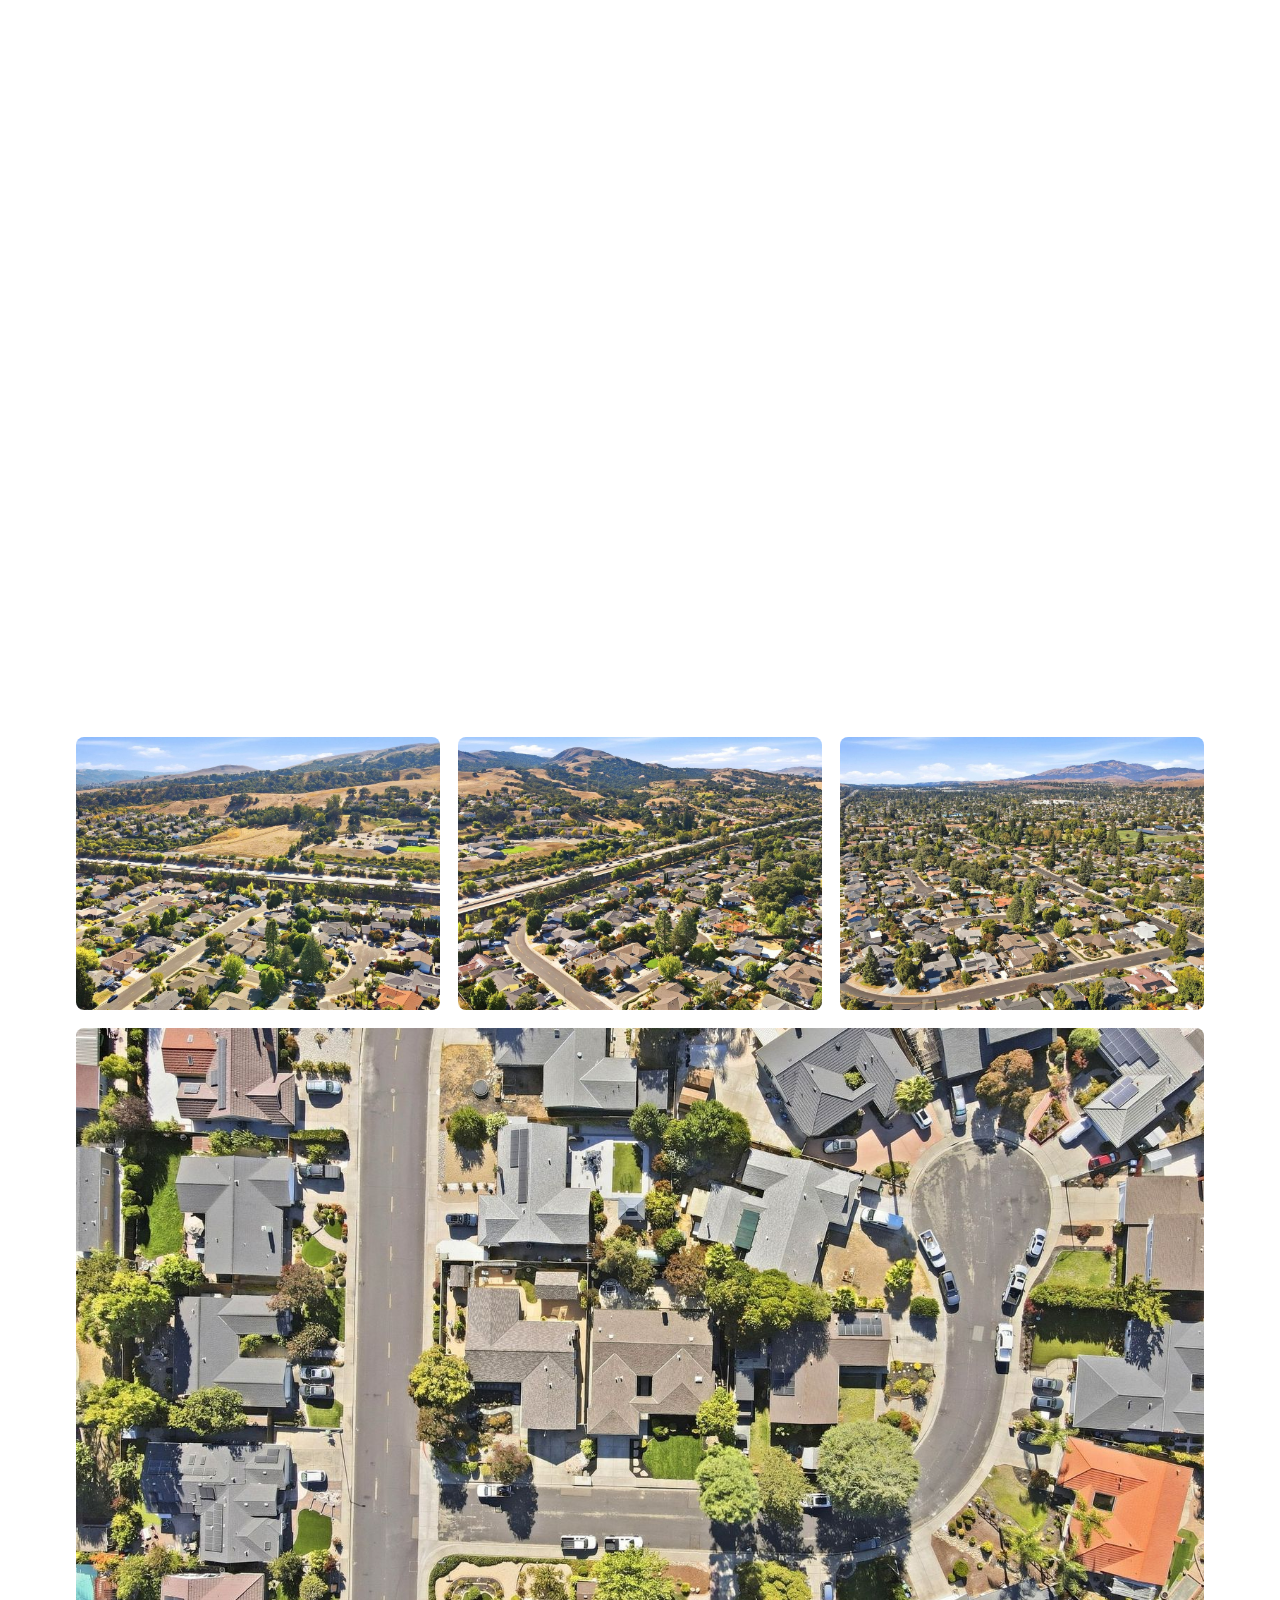
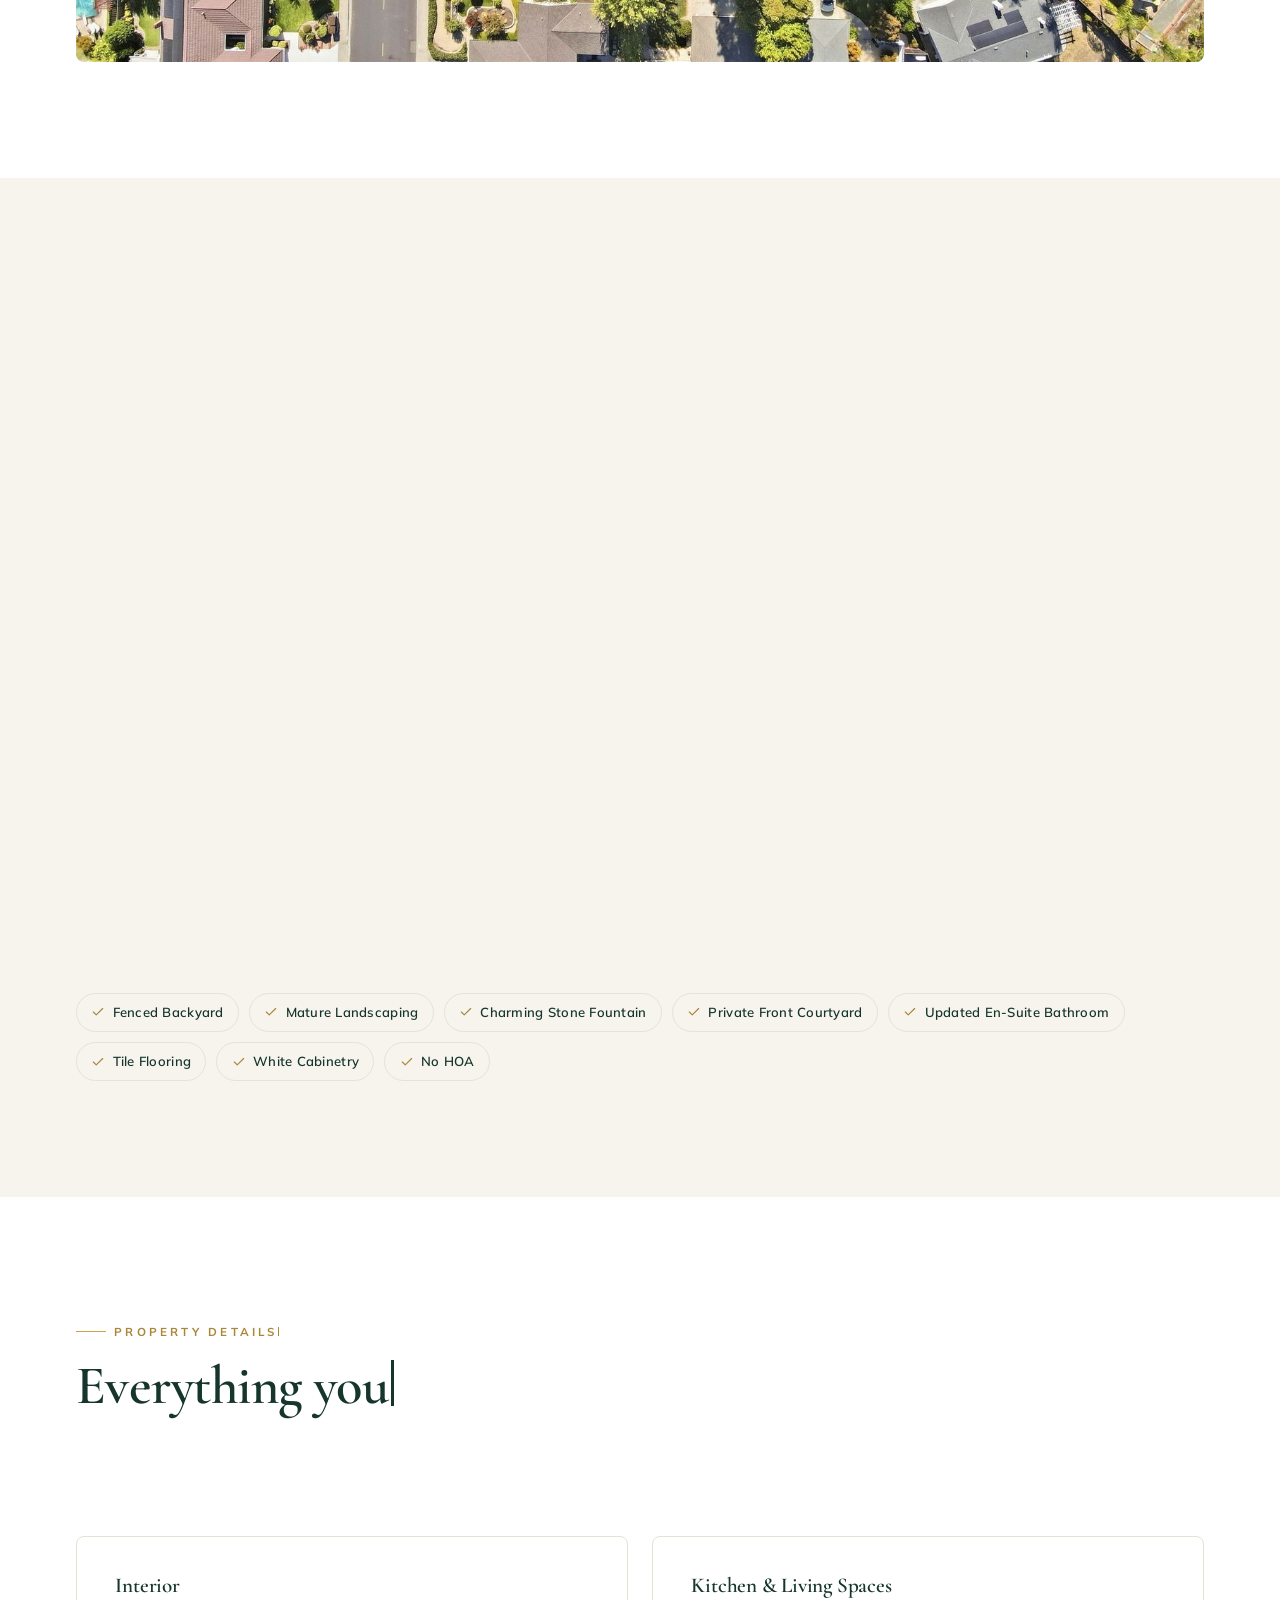
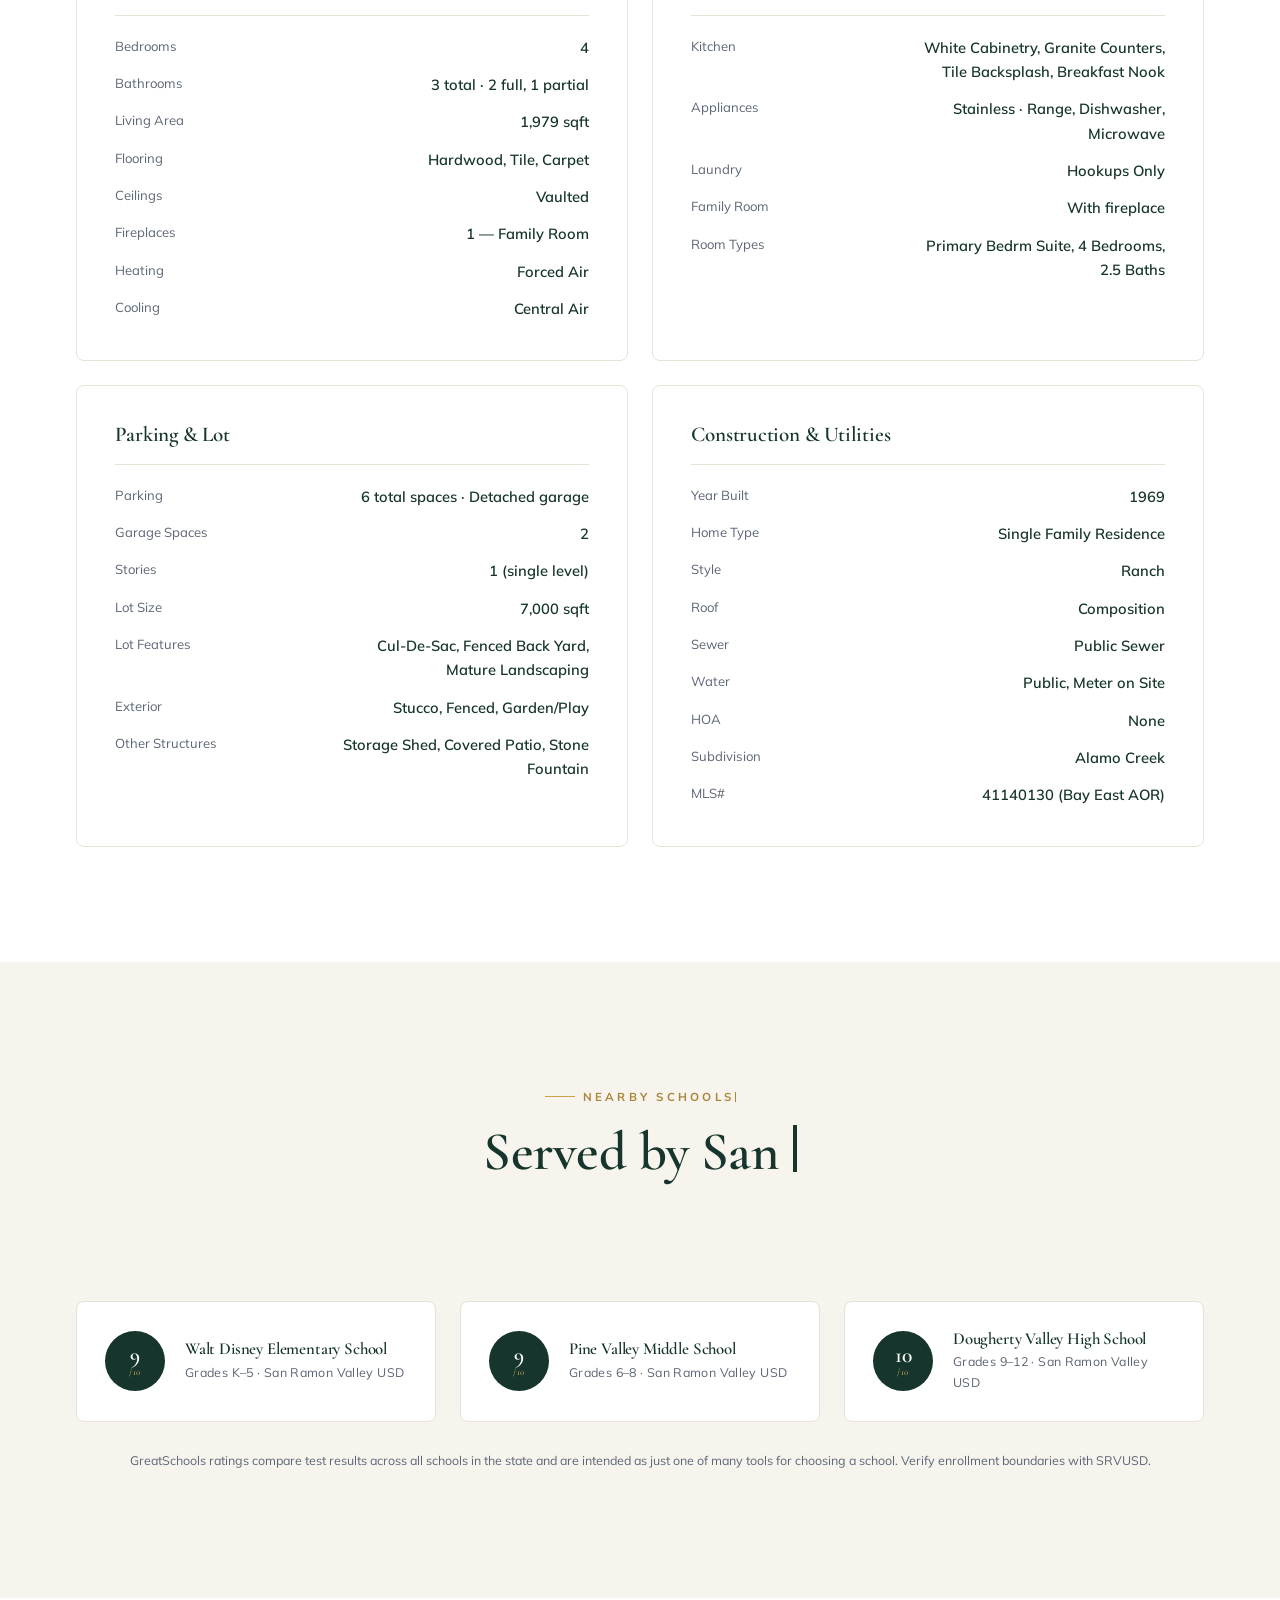
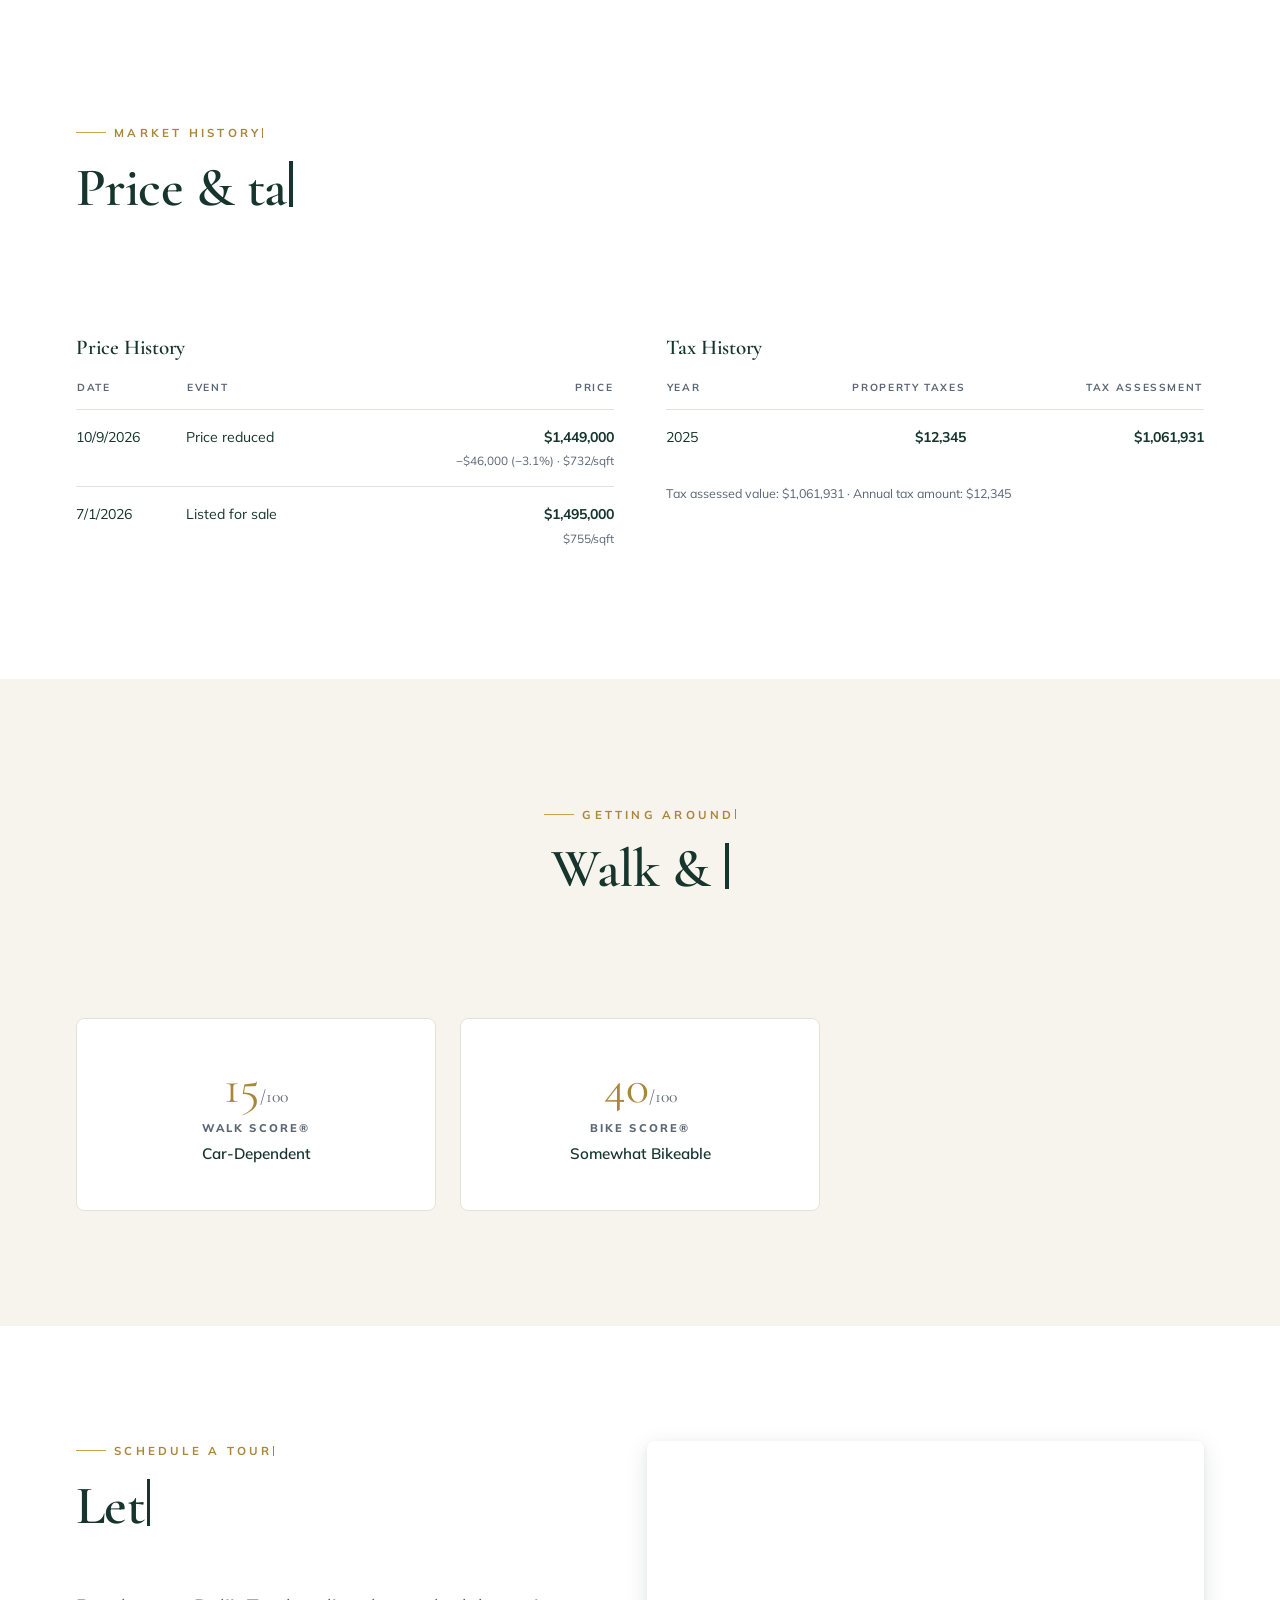
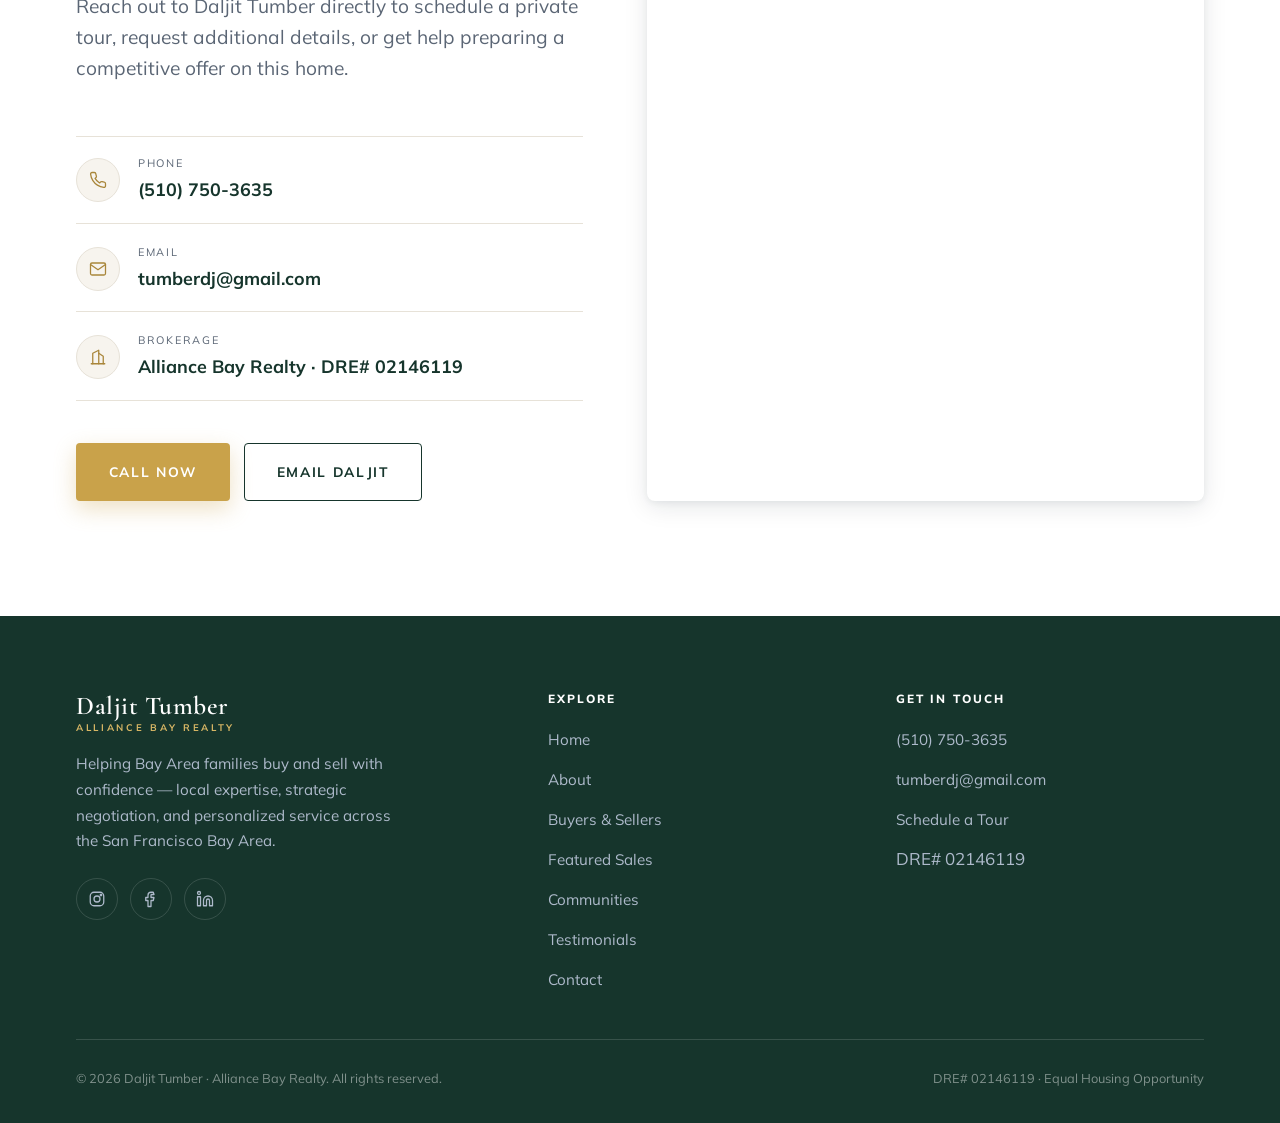
<file: listing/25_tareyton_ct/index.html>
<!DOCTYPE html>
<html lang="en">
<head>
<meta charset="UTF-8" />
<meta http-equiv="refresh" content="0; url=../../forsale/25%20Tareyton%20Ct/index.html" />
<title>25 Tareyton Ct, San Ramon — Daljit Tumber</title>
<script>window.location.replace("../../forsale/25%20Tareyton%20Ct/index.html");</script>
</head>
<body></body>
</html>
</file>
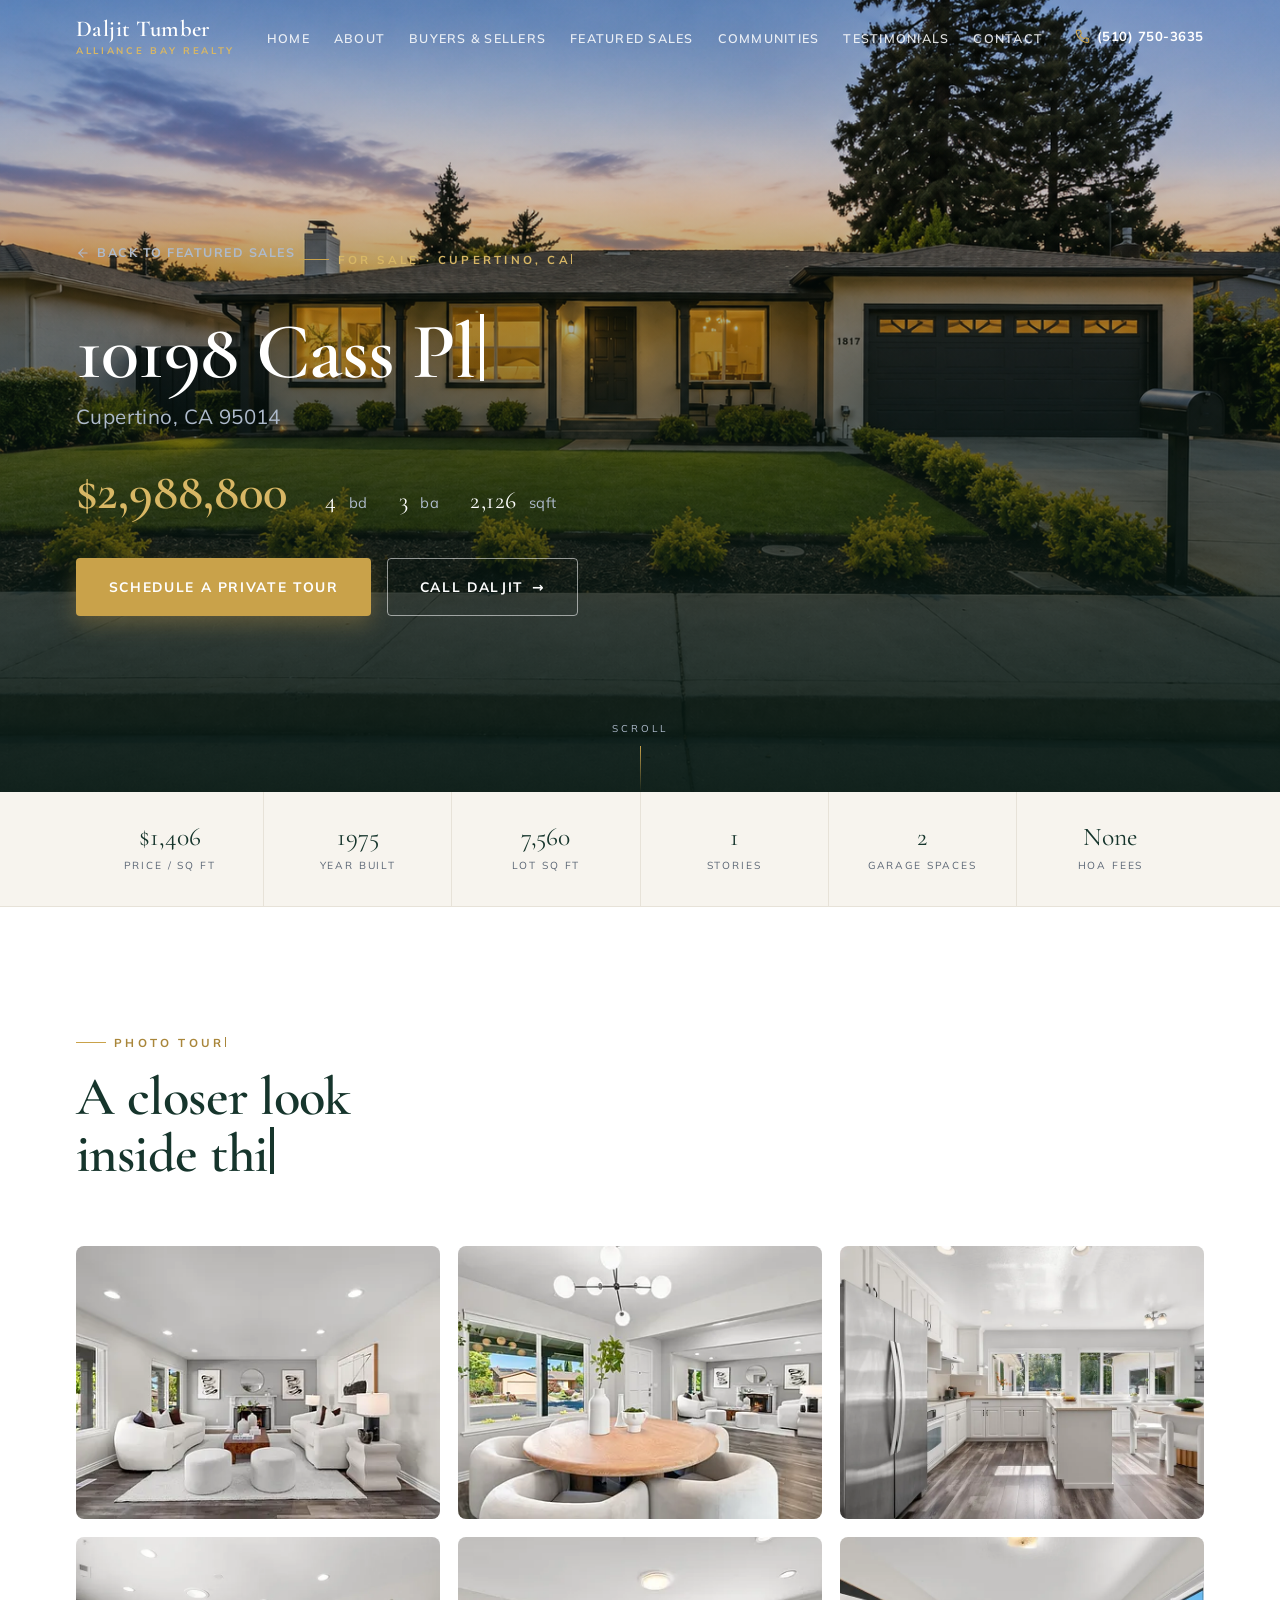
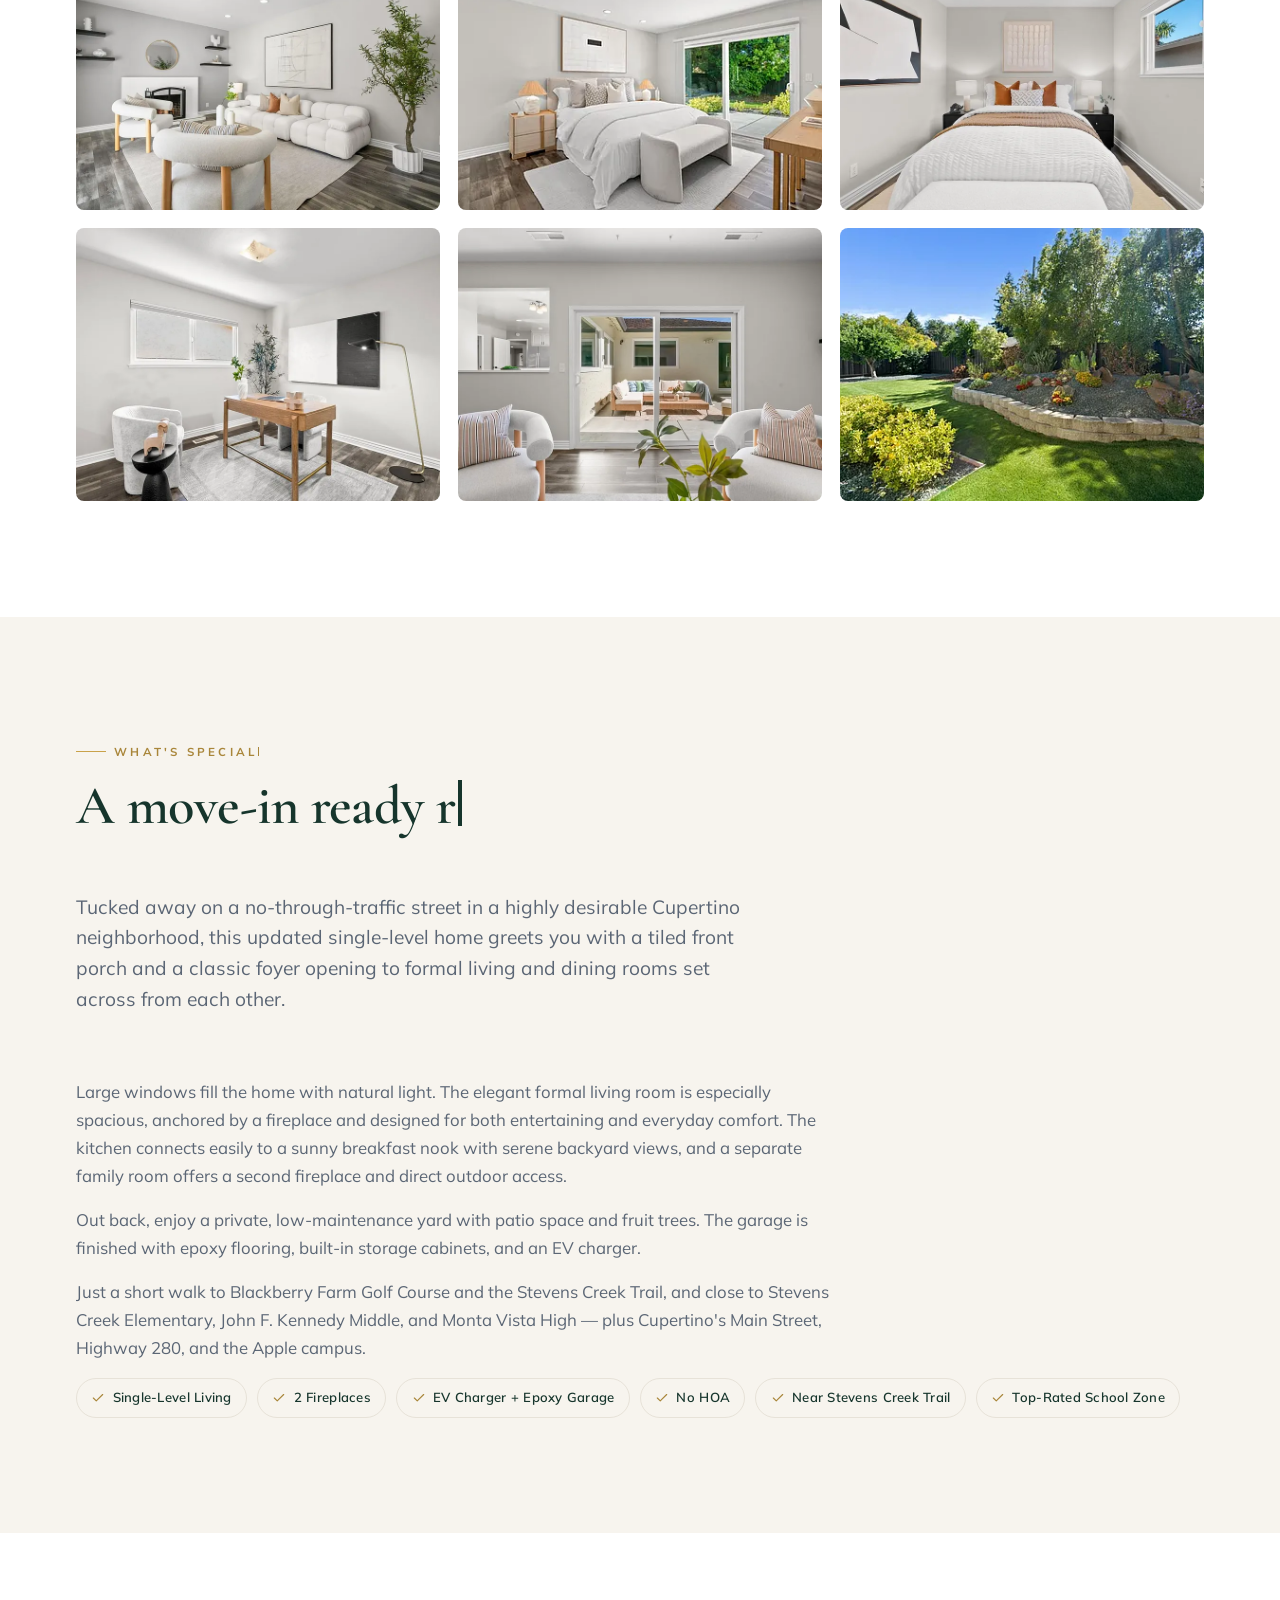
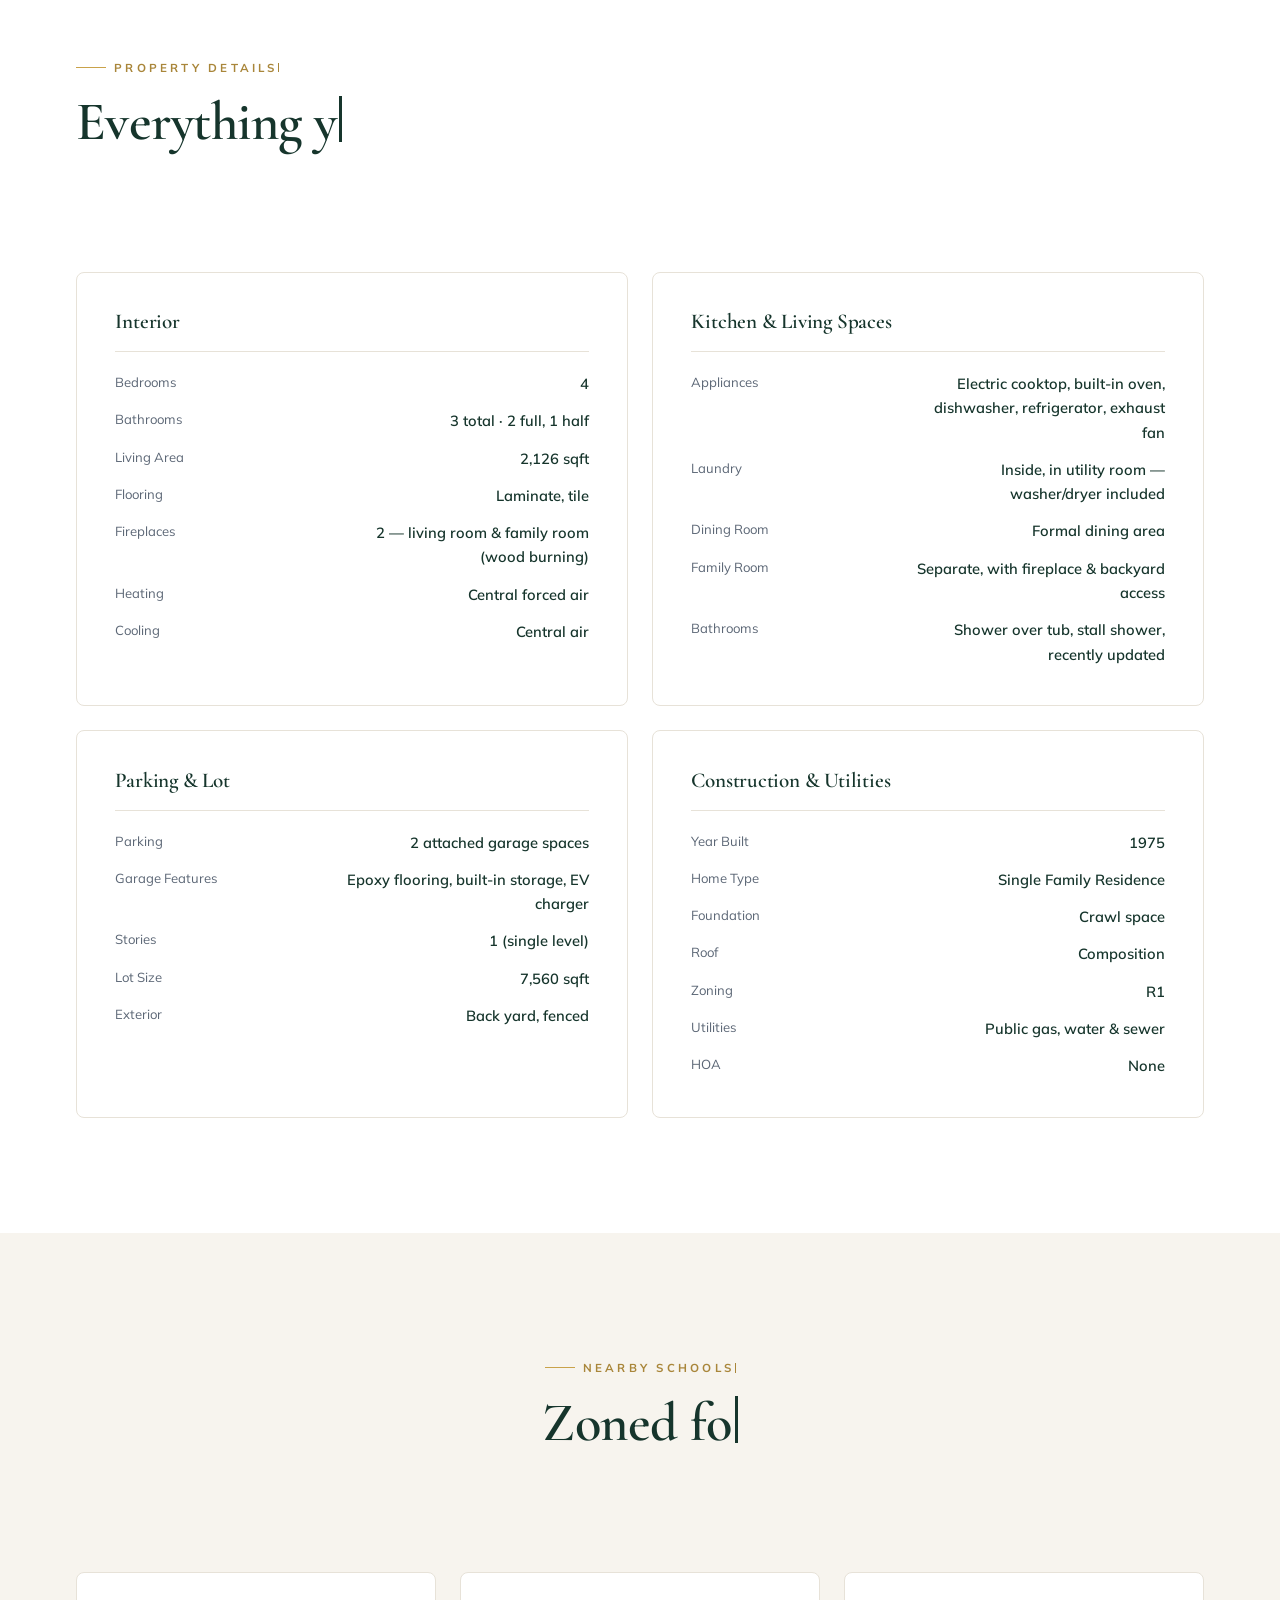
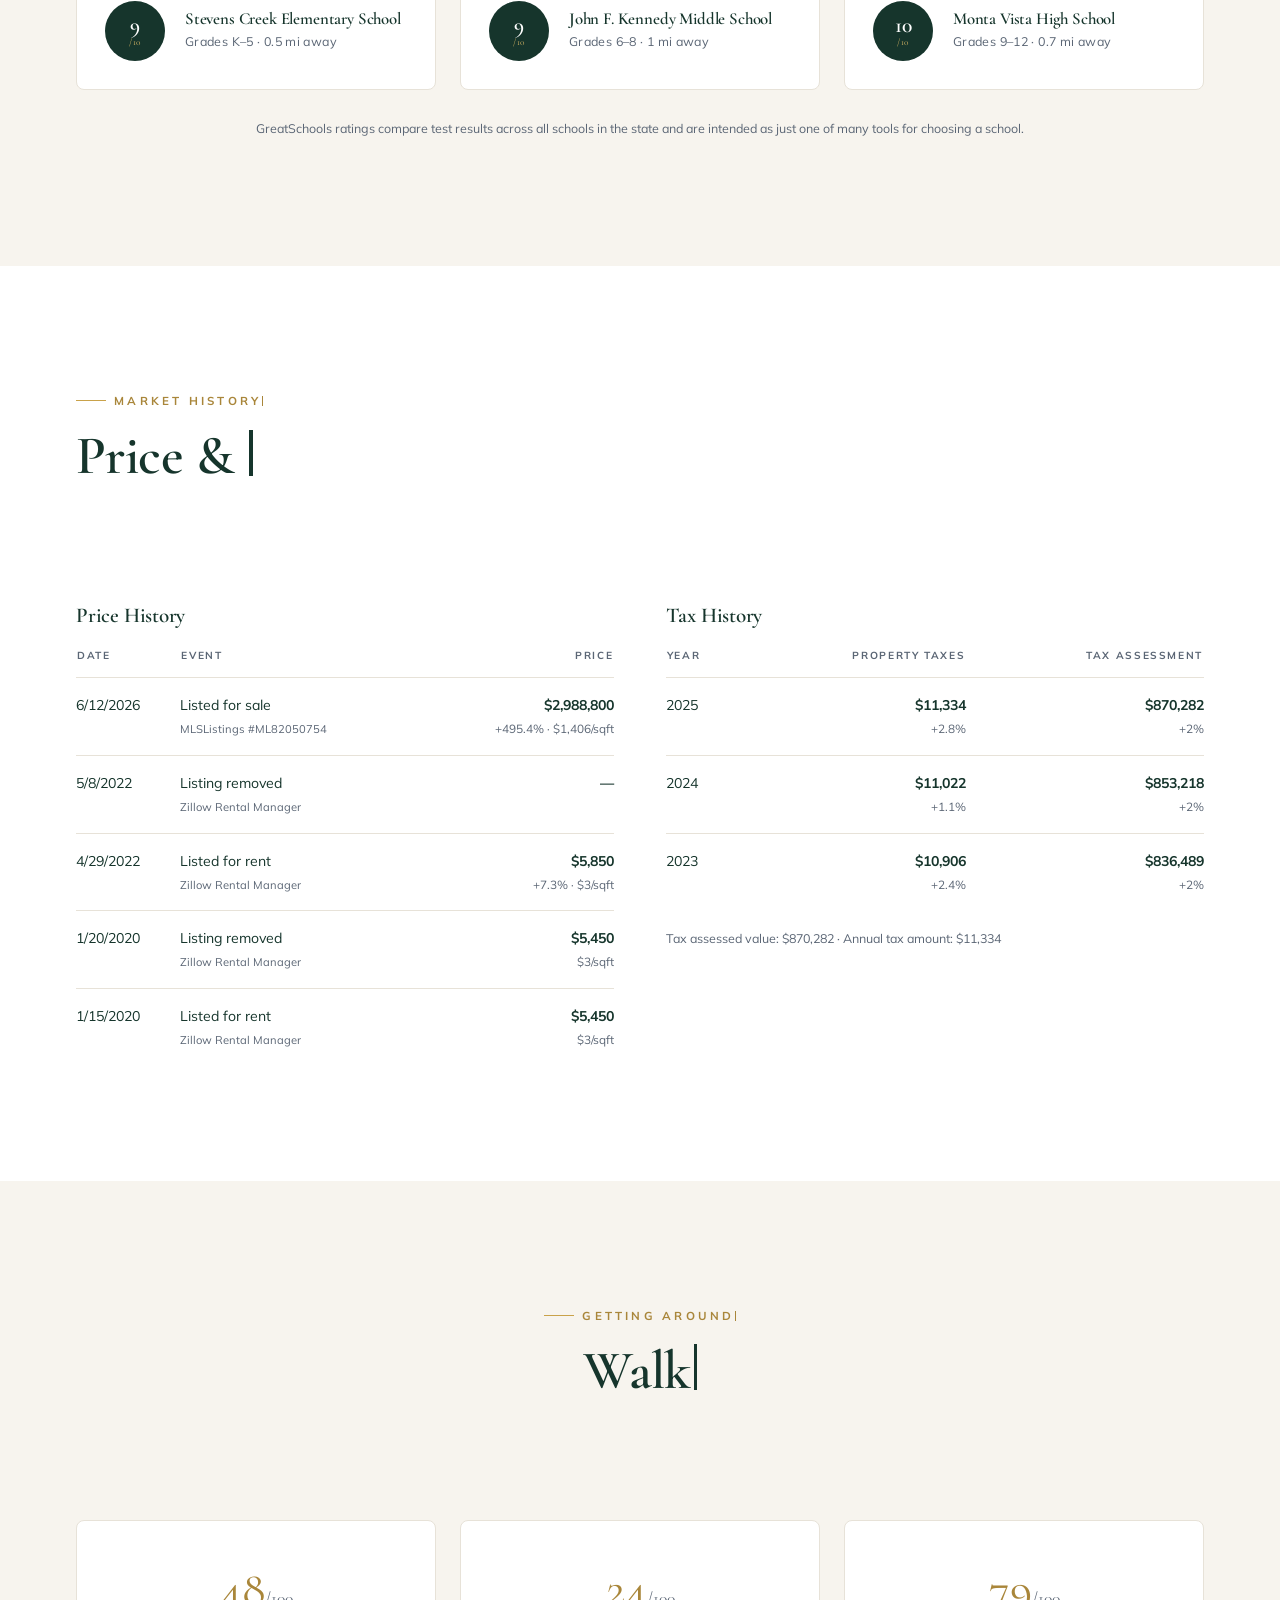
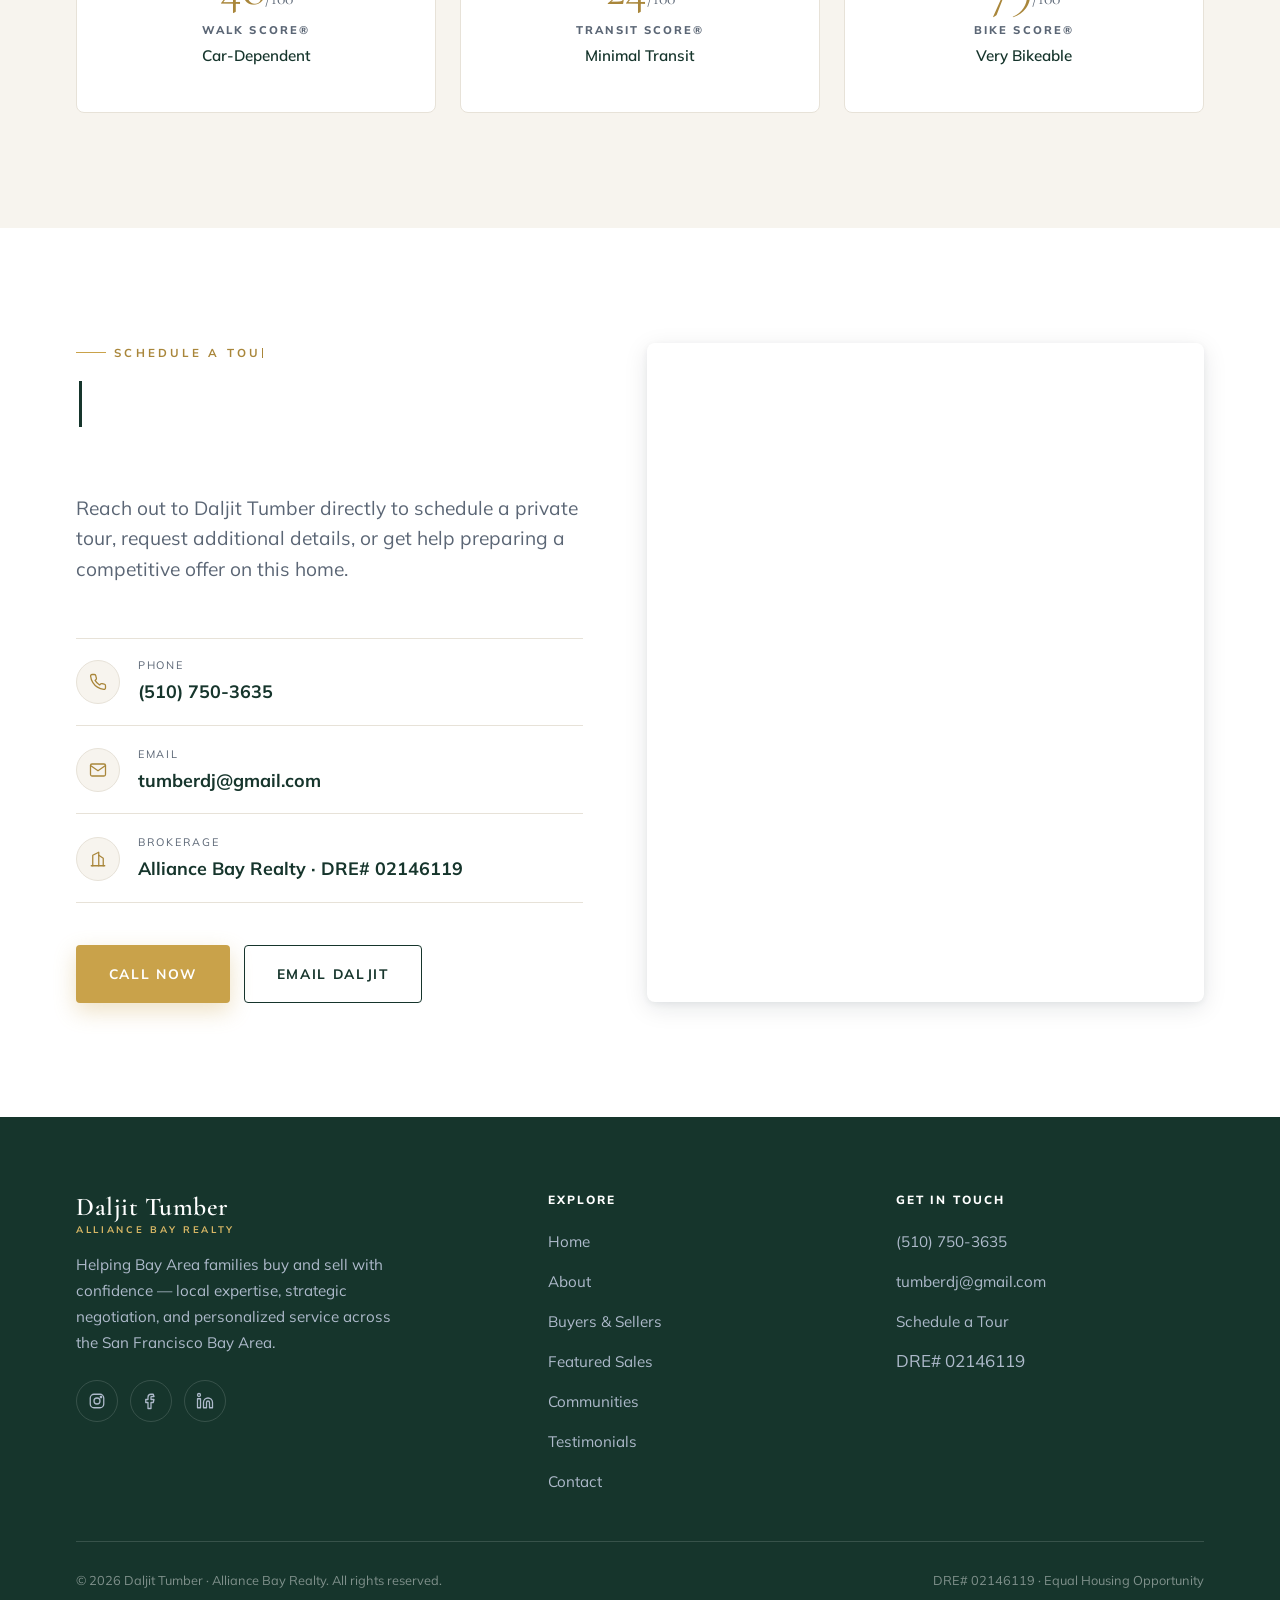
<file: forsale/10198_cass_pl.html>
<!DOCTYPE html>
<html lang="en">
<head>
<meta charset="UTF-8" />
<meta name="viewport" content="width=device-width, initial-scale=1.0" />
<title>10198 Cass Pl, Cupertino, CA 95014 | $2,988,800 — Daljit Tumber, Alliance Bay Realty</title>
<meta name="description" content="4 bed, 3 bath, 2,126 sqft single-level home for sale at 10198 Cass Pl, Cupertino, CA 95014 — $2,988,800, no HOA. Listed by Daljit Tumber, Alliance Bay Realty (DRE# 02146119)." />
<meta name="keywords" content="10198 Cass Pl, Cupertino homes for sale, Cupertino real estate, Monta Vista High School homes, Daljit Tumber, Alliance Bay Realty" />
<meta property="og:title" content="10198 Cass Pl, Cupertino, CA — $2,988,800" />
<meta property="og:description" content="Updated, move-in ready single-level home with 4 beds, 3 baths, and 2,126 sqft on a quiet Cupertino street. No HOA." />
<meta property="og:type" content="website" />
<meta property="og:image" content="10198_cass_pl_images/front_of_home.png" />
<link rel="preconnect" href="https://fonts.googleapis.com" />
<link rel="preconnect" href="https://fonts.gstatic.com" crossorigin />
<link href="https://fonts.googleapis.com/css2?family=Cormorant+Garamond:ital,wght@0,400;0,500;0,600;0,700;1,400;1,500;1,600&family=Mulish:wght@300;400;500;600;700;800&display=swap" rel="stylesheet" />
<link rel="stylesheet" href="../assets/styles.css" />
<link type="image/png" sizes="120x120" rel="icon" href="../assets/icons/icons8-real estate-clouds-120.png">
</head>
<body>

<!-- =================== MOBILE MENU =================== -->
<div class="mobile-menu" aria-hidden="true">
  <a href="../index.html#home">Home</a>
  <a href="../index.html#about">About</a>
  <a href="../index.html#buyers-sellers">Buyers &amp; Sellers</a>
  <a href="../index.html#sales">Featured Sales</a>
  <a href="../index.html#communities">Communities</a>
  <a href="../index.html#testimonials">Testimonials</a>
  <a href="../index.html#contact">Contact</a>
  <div class="mm-foot">
    <a href="tel:+15107503635" style="font-family:var(--sans);font-size:1rem;border:0;color:var(--gold-deep);font-weight:700;">(510) 750-3635</a>
  </div>
</div>

<!-- =================== HEADER =================== -->
<header class="header">
  <div class="container nav">
    <a href="../index.html#home" class="brand" aria-label="Daljit Tumber, Alliance Bay Realty">
      <span class="name">Daljit Tumber</span>
      <span class="sub">Alliance Bay Realty</span>
    </a>
    <nav>
      <ul class="nav-links">
        <li><a href="../index.html#home">Home</a></li>
        <li><a href="../index.html#about">About</a></li>
        <li><a href="../index.html#buyers-sellers">Buyers &amp; Sellers</a></li>
        <li><a href="../index.html#sales">Featured Sales</a></li>
        <li><a href="../index.html#communities">Communities</a></li>
        <li><a href="../index.html#testimonials">Testimonials</a></li>
        <li><a href="../index.html#contact">Contact</a></li>
      </ul>
    </nav>
    <div class="nav-cta">
      <a href="tel:+15107503635" class="nav-phone">
        <svg viewBox="0 0 24 24" fill="none" stroke-width="1.8" stroke-linecap="round" stroke-linejoin="round"><path d="M22 16.92v3a2 2 0 0 1-2.18 2 19.79 19.79 0 0 1-8.63-3.07 19.5 19.5 0 0 1-6-6 19.79 19.79 0 0 1-3.07-8.67A2 2 0 0 1 4.11 2h3a2 2 0 0 1 2 1.72c.13.96.36 1.9.7 2.81a2 2 0 0 1-.45 2.11L8.09 9.91a16 16 0 0 0 6 6l1.27-1.27a2 2 0 0 1 2.11-.45c.91.34 1.85.57 2.81.7A2 2 0 0 1 22 16.92z"/></svg>
        (510) 750-3635
      </a>
    </div>
    <button class="burger" aria-label="Open menu"><span></span><span></span><span></span></button>
  </div>
</header>

<!-- =================== LISTING HERO =================== -->
<section class="listing-hero" data-screen-label="Listing Hero">
  <div class="listing-hero-bg">
    <img src="10198_cass_pl_images/front_of_home.png" alt="Front exterior of 10198 Cass Pl, Cupertino, CA" />
  </div>
  <div class="container">
    <div class="hero-inner">
      <a href="../index.html#sales" class="back-link reveal">
        <svg viewBox="0 0 24 24" fill="none" stroke="currentColor" stroke-width="2" stroke-linecap="round" stroke-linejoin="round"><line x1="19" y1="12" x2="5" y2="12"/><polyline points="12 19 5 12 12 5"/></svg>
        Back to Featured Sales
      </a>
      <p class="eyebrow on-ink reveal d1">For Sale &middot; Cupertino, CA</p>
      <h1 class="display reveal d1">10198 Cass Pl</h1>
      <p class="listing-addr reveal d1">Cupertino, CA 95014</p>
      <div class="listing-price-row reveal d2">
        <div class="listing-price">$2,988,800</div>
        <ul class="listing-specs">
          <li><span class="v">4</span> bd</li>
          <li><span class="v">3</span> ba</li>
          <li><span class="v">2,126</span> sqft</li>
        </ul>
      </div>
      <div class="hero-cta reveal d3">
        <a href="#inquire" class="btn btn-gold btn-lg">Schedule a Private Tour</a>
        <a href="tel:+15107503635" class="btn btn-outline-light btn-lg">Call Daljit <span class="ar">→</span></a>
      </div>
    </div>
    <a href="#gallery" class="scroll-cue" aria-label="Scroll to photo gallery"><span>Scroll</span><span class="line"></span></a>
  </div>
</section>

<!-- =================== QUICK FACTS =================== -->
<section class="fact-strip" data-screen-label="Quick Facts">
  <div class="container">
    <div class="fact-row">
      <div class="fact reveal"><div class="v">$1,406</div><div class="k">Price / Sq Ft</div></div>
      <div class="fact reveal d1"><div class="v">1975</div><div class="k">Year Built</div></div>
      <div class="fact reveal d2"><div class="v">7,560</div><div class="k">Lot Sq Ft</div></div>
      <div class="fact reveal d3"><div class="v">1</div><div class="k">Stories</div></div>
      <div class="fact reveal"><div class="v">2</div><div class="k">Garage Spaces</div></div>
      <div class="fact reveal d1"><div class="v">None</div><div class="k">HOA Fees</div></div>
    </div>
  </div>
</section>

<!-- =================== PHOTO GALLERY =================== -->
<section class="section" id="gallery" data-screen-label="Photo Gallery">
  <div class="container">
    <div class="section-head reveal">
      <p class="eyebrow">Photo Tour</p>
      <h2 class="h2">A closer look<br />inside this home.</h2>
    </div>
    <div class="gallery-grid">
      <div class="g-item reveal"><img src="10198_cass_pl_images/livingroom.png" alt="Formal living room with fireplace" /><span class="g-label">Living Room</span></div>
      <div class="g-item reveal d1"><img src="10198_cass_pl_images/diningroom.png" alt="Formal dining room" /><span class="g-label">Dining Room</span></div>
      <div class="g-item reveal d2"><img src="10198_cass_pl_images/kitchen.png" alt="Kitchen with breakfast nook" /><span class="g-label">Kitchen</span></div>
      <div class="g-item reveal"><img src="10198_cass_pl_images/familyroom.png" alt="Family room with second fireplace" /><span class="g-label">Family Room</span></div>
      <div class="g-item reveal d1"><img src="10198_cass_pl_images/masterroom.png" alt="Primary bedroom" /><span class="g-label">Primary Bedroom</span></div>
      <div class="g-item reveal d2"><img src="10198_cass_pl_images/bedroom1.png" alt="Additional bedroom" /><span class="g-label">Bedroom</span></div>
      <div class="g-item reveal"><img src="10198_cass_pl_images/officeroom.png" alt="Home office" /><span class="g-label">Office</span></div>
      <div class="g-item reveal d1"><img src="10198_cass_pl_images/backslidingarea.png" alt="Sliding glass door living area opening to the backyard" /><span class="g-label">Sliding Living Area</span></div>
      <div class="g-item reveal d2"><img src="10198_cass_pl_images/backyard.png" alt="Private backyard with patio and fruit trees" /><span class="g-label">Backyard</span></div>
    </div>
  </div>
</section>

<!-- =================== WHAT'S SPECIAL =================== -->
<section class="section cream" id="overview" data-screen-label="Whats Special">
  <div class="container">
    <div class="section-head reveal">
      <p class="eyebrow">What's Special</p>
      <h2 class="h2">A move-in ready retreat<br />on a quiet Cupertino street.</h2>
      <p class="lead">Tucked away on a no-through-traffic street in a highly desirable Cupertino neighborhood, this updated single-level home greets you with a tiled front porch and a classic foyer opening to formal living and dining rooms set across from each other.</p>
    </div>
    <div class="overview-body reveal d1">
      <p>Large windows fill the home with natural light. The elegant formal living room is especially spacious, anchored by a fireplace and designed for both entertaining and everyday comfort. The kitchen connects easily to a sunny breakfast nook with serene backyard views, and a separate family room offers a second fireplace and direct outdoor access.</p>
      <p>Out back, enjoy a private, low-maintenance yard with patio space and fruit trees. The garage is finished with epoxy flooring, built-in storage cabinets, and an EV charger.</p>
      <p>Just a short walk to Blackberry Farm Golf Course and the Stevens Creek Trail, and close to Stevens Creek Elementary, John F. Kennedy Middle, and Monta Vista High — plus Cupertino's Main Street, Highway 280, and the Apple campus.</p>
    </div>
    <div class="chips reveal d2" style="margin-top:8px;">
      <span class="chip"><svg viewBox="0 0 24 24" fill="none" stroke-linecap="round" stroke-linejoin="round" stroke-width="2"><polyline points="20 6 9 17 4 12"/></svg> Single-Level Living</span>
      <span class="chip"><svg viewBox="0 0 24 24" fill="none" stroke-linecap="round" stroke-linejoin="round" stroke-width="2"><polyline points="20 6 9 17 4 12"/></svg> 2 Fireplaces</span>
      <span class="chip"><svg viewBox="0 0 24 24" fill="none" stroke-linecap="round" stroke-linejoin="round" stroke-width="2"><polyline points="20 6 9 17 4 12"/></svg> EV Charger + Epoxy Garage</span>
      <span class="chip"><svg viewBox="0 0 24 24" fill="none" stroke-linecap="round" stroke-linejoin="round" stroke-width="2"><polyline points="20 6 9 17 4 12"/></svg> No HOA</span>
      <span class="chip"><svg viewBox="0 0 24 24" fill="none" stroke-linecap="round" stroke-linejoin="round" stroke-width="2"><polyline points="20 6 9 17 4 12"/></svg> Near Stevens Creek Trail</span>
      <span class="chip"><svg viewBox="0 0 24 24" fill="none" stroke-linecap="round" stroke-linejoin="round" stroke-width="2"><polyline points="20 6 9 17 4 12"/></svg> Top-Rated School Zone</span>
    </div>
  </div>
</section>

<!-- =================== PROPERTY DETAILS =================== -->
<section class="section" id="details" data-screen-label="Property Details">
  <div class="container">
    <div class="section-head reveal">
      <p class="eyebrow">Property Details</p>
      <h2 class="h2">Everything you need<br />to know about this home.</h2>
    </div>
    <div class="detail-grid">
      <div class="detail-card reveal">
        <h3>Interior</h3>
        <dl>
          <div class="d-row"><span class="d-k">Bedrooms</span><span class="d-v">4</span></div>
          <div class="d-row"><span class="d-k">Bathrooms</span><span class="d-v">3 total &middot; 2 full, 1 half</span></div>
          <div class="d-row"><span class="d-k">Living Area</span><span class="d-v">2,126 sqft</span></div>
          <div class="d-row"><span class="d-k">Flooring</span><span class="d-v">Laminate, tile</span></div>
          <div class="d-row"><span class="d-k">Fireplaces</span><span class="d-v">2 &mdash; living room &amp; family room (wood burning)</span></div>
          <div class="d-row"><span class="d-k">Heating</span><span class="d-v">Central forced air</span></div>
          <div class="d-row"><span class="d-k">Cooling</span><span class="d-v">Central air</span></div>
        </dl>
      </div>
      <div class="detail-card reveal d1">
        <h3>Kitchen &amp; Living Spaces</h3>
        <dl>
          <div class="d-row"><span class="d-k">Appliances</span><span class="d-v">Electric cooktop, built-in oven, dishwasher, refrigerator, exhaust fan</span></div>
          <div class="d-row"><span class="d-k">Laundry</span><span class="d-v">Inside, in utility room &mdash; washer/dryer included</span></div>
          <div class="d-row"><span class="d-k">Dining Room</span><span class="d-v">Formal dining area</span></div>
          <div class="d-row"><span class="d-k">Family Room</span><span class="d-v">Separate, with fireplace &amp; backyard access</span></div>
          <div class="d-row"><span class="d-k">Bathrooms</span><span class="d-v">Shower over tub, stall shower, recently updated</span></div>
        </dl>
      </div>
      <div class="detail-card reveal">
        <h3>Parking &amp; Lot</h3>
        <dl>
          <div class="d-row"><span class="d-k">Parking</span><span class="d-v">2 attached garage spaces</span></div>
          <div class="d-row"><span class="d-k">Garage Features</span><span class="d-v">Epoxy flooring, built-in storage, EV charger</span></div>
          <div class="d-row"><span class="d-k">Stories</span><span class="d-v">1 (single level)</span></div>
          <div class="d-row"><span class="d-k">Lot Size</span><span class="d-v">7,560 sqft</span></div>
          <div class="d-row"><span class="d-k">Exterior</span><span class="d-v">Back yard, fenced</span></div>
        </dl>
      </div>
      <div class="detail-card reveal d1">
        <h3>Construction &amp; Utilities</h3>
        <dl>
          <div class="d-row"><span class="d-k">Year Built</span><span class="d-v">1975</span></div>
          <div class="d-row"><span class="d-k">Home Type</span><span class="d-v">Single Family Residence</span></div>
          <div class="d-row"><span class="d-k">Foundation</span><span class="d-v">Crawl space</span></div>
          <div class="d-row"><span class="d-k">Roof</span><span class="d-v">Composition</span></div>
          <div class="d-row"><span class="d-k">Zoning</span><span class="d-v">R1</span></div>
          <div class="d-row"><span class="d-k">Utilities</span><span class="d-v">Public gas, water &amp; sewer</span></div>
          <div class="d-row"><span class="d-k">HOA</span><span class="d-v">None</span></div>
        </dl>
      </div>
    </div>
  </div>
</section>

<!-- =================== NEARBY SCHOOLS =================== -->
<section class="section cream" id="schools" data-screen-label="Nearby Schools">
  <div class="container">
    <div class="section-head center reveal">
      <p class="eyebrow center">Nearby Schools</p>
      <h2 class="h2">Zoned for some of<br />Cupertino's top-rated schools.</h2>
    </div>
    <div class="school-grid">
      <div class="school-card reveal">
        <div class="rating-badge"><span class="num">9</span><span class="den">/10</span></div>
        <div><h4>Stevens Creek Elementary School</h4><div class="meta">Grades K&ndash;5 &middot; 0.5 mi away</div></div>
      </div>
      <div class="school-card reveal d1">
        <div class="rating-badge"><span class="num">9</span><span class="den">/10</span></div>
        <div><h4>John F. Kennedy Middle School</h4><div class="meta">Grades 6&ndash;8 &middot; 1 mi away</div></div>
      </div>
      <div class="school-card reveal d2">
        <div class="rating-badge"><span class="num">10</span><span class="den">/10</span></div>
        <div><h4>Monta Vista High School</h4><div class="meta">Grades 9&ndash;12 &middot; 0.7 mi away</div></div>
      </div>
    </div>
    <p class="reveal d3" style="margin-top:28px; font-size:.78rem; color:var(--muted); text-align:center;">GreatSchools ratings compare test results across all schools in the state and are intended as just one of many tools for choosing a school.</p>
  </div>
</section>

<!-- =================== PRICE & TAX HISTORY =================== -->
<section class="section" id="history" data-screen-label="Price and Tax History">
  <div class="container">
    <div class="section-head reveal">
      <p class="eyebrow">Market History</p>
      <h2 class="h2">Price &amp; tax history<br />for this property.</h2>
    </div>
    <div class="history-grid">
      <div class="history-card reveal">
        <h3>Price History</h3>
        <table class="history-table">
          <thead><tr><th>Date</th><th>Event</th><th class="num">Price</th></tr></thead>
          <tbody>
            <tr><td>6/12/2026</td><td>Listed for sale<span class="src">MLSListings #ML82050754</span></td><td class="price num">$2,988,800<span class="chg">+495.4% &middot; $1,406/sqft</span></td></tr>
            <tr><td>5/8/2022</td><td>Listing removed<span class="src">Zillow Rental Manager</span></td><td class="price num">&mdash;</td></tr>
            <tr><td>4/29/2022</td><td>Listed for rent<span class="src">Zillow Rental Manager</span></td><td class="price num">$5,850<span class="chg">+7.3% &middot; $3/sqft</span></td></tr>
            <tr><td>1/20/2020</td><td>Listing removed<span class="src">Zillow Rental Manager</span></td><td class="price num">$5,450<span class="chg">$3/sqft</span></td></tr>
            <tr><td>1/15/2020</td><td>Listed for rent<span class="src">Zillow Rental Manager</span></td><td class="price num">$5,450<span class="chg">$3/sqft</span></td></tr>
          </tbody>
        </table>
      </div>
      <div class="history-card reveal d1">
        <h3>Tax History</h3>
        <table class="history-table">
          <thead><tr><th>Year</th><th class="num">Property Taxes</th><th class="num">Tax Assessment</th></tr></thead>
          <tbody>
            <tr><td>2025</td><td class="price num">$11,334<span class="chg">+2.8%</span></td><td class="price num">$870,282<span class="chg">+2%</span></td></tr>
            <tr><td>2024</td><td class="price num">$11,022<span class="chg">+1.1%</span></td><td class="price num">$853,218<span class="chg">+2%</span></td></tr>
            <tr><td>2023</td><td class="price num">$10,906<span class="chg">+2.4%</span></td><td class="price num">$836,489<span class="chg">+2%</span></td></tr>
          </tbody>
        </table>
        <p style="margin-top:18px; font-size:.78rem; color:var(--muted);">Tax assessed value: $870,282 &middot; Annual tax amount: $11,334</p>
      </div>
    </div>
  </div>
</section>

<!-- =================== GETTING AROUND =================== -->
<section class="section cream" id="getting-around" data-screen-label="Getting Around">
  <div class="container">
    <div class="section-head center reveal">
      <p class="eyebrow center">Getting Around</p>
      <h2 class="h2">Walk, transit &amp;<br />bike scores.</h2>
    </div>
    <div class="score-grid">
      <div class="score-card reveal">
        <div class="score">48<small>/100</small></div>
        <h4>Walk Score&reg;</h4>
        <div class="desc">Car-Dependent</div>
      </div>
      <div class="score-card reveal d1">
        <div class="score">24<small>/100</small></div>
        <h4>Transit Score&reg;</h4>
        <div class="desc">Minimal Transit</div>
      </div>
      <div class="score-card reveal d2">
        <div class="score">79<small>/100</small></div>
        <h4>Bike Score&reg;</h4>
        <div class="desc">Very Bikeable</div>
      </div>
    </div>
  </div>
</section>

<!-- =================== INQUIRE =================== -->
<section class="section" id="inquire" data-screen-label="Inquire">
  <div class="container contact-grid">
    <div class="contact-card reveal">
      <p class="eyebrow">Schedule a Tour</p>
      <h2 class="h2">Let's talk about<br />10198 Cass Pl.</h2>
      <p class="lead">Reach out to Daljit Tumber directly to schedule a private tour, request additional details, or get help preparing a competitive offer on this home.</p>
      <div class="contact-rows">
        <div class="crow">
          <div class="ic"><svg viewBox="0 0 24 24" fill="none" stroke-linecap="round" stroke-linejoin="round"><path d="M22 16.92v3a2 2 0 0 1-2.18 2 19.79 19.79 0 0 1-8.63-3.07 19.5 19.5 0 0 1-6-6 19.79 19.79 0 0 1-3.07-8.67A2 2 0 0 1 4.11 2h3a2 2 0 0 1 2 1.72c.13.96.36 1.9.7 2.81a2 2 0 0 1-.45 2.11L8.09 9.91a16 16 0 0 0 6 6l1.27-1.27a2 2 0 0 1 2.11-.45c.91.34 1.85.57 2.81.7A2 2 0 0 1 22 16.92z"/></svg></div>
          <div><div class="k">Phone</div><div class="v">(510) 750-3635</div></div>
        </div>
        <div class="crow">
          <div class="ic"><svg viewBox="0 0 24 24" fill="none" stroke-linecap="round" stroke-linejoin="round"><path d="M4 4h16a2 2 0 0 1 2 2v12a2 2 0 0 1-2 2H4a2 2 0 0 1-2-2V6a2 2 0 0 1 2-2z"/><polyline points="22,6 12,13 2,6"/></svg></div>
          <div><div class="k">Email</div><div class="v">tumberdj@gmail.com</div></div>
        </div>
        <div class="crow">
          <div class="ic"><svg viewBox="0 0 24 24" fill="none" stroke-linecap="round" stroke-linejoin="round"><path d="M3 21h18"/><path d="M5 21V7l8-4v18"/><path d="M19 21V11l-6-4"/></svg></div>
          <div><div class="k">Brokerage</div><div class="v">Alliance Bay Realty &middot; DRE# 02146119</div></div>
        </div>
      </div>
      <div class="contact-actions">
        <a href="tel:+15107503635" class="btn btn-gold btn-lg">Call Now</a>
        <a href="mailto:tumberdj@gmail.com?subject=10198%20Cass%20Pl%2C%20Cupertino" class="btn btn-outline btn-lg">Email Daljit</a>
      </div>
    </div>
    <div class="map-frame reveal d1">
      <iframe src="https://maps.google.com/maps?q=10198+Cass+Pl,+Cupertino,+CA+95014&z=15&output=embed" loading="lazy" referrerpolicy="no-referrer-when-downgrade" allowfullscreen title="Map of 10198 Cass Pl, Cupertino, CA"></iframe>
    </div>
  </div>
</section>

<!-- =================== FOOTER =================== -->
<footer class="footer">
  <div class="container">
    <div class="footer-top">
      <div>
        <div class="brand">
          <span class="name">Daljit Tumber</span>
          <span class="sub">Alliance Bay Realty</span>
        </div>
        <p class="footer-blurb">Helping Bay Area families buy and sell with confidence — local expertise, strategic negotiation, and personalized service across the San Francisco Bay Area.</p>
        <div class="socials">
          <a href="#" aria-label="Instagram"><svg viewBox="0 0 24 24" fill="none" stroke-linecap="round" stroke-linejoin="round"><rect x="3" y="3" width="18" height="18" rx="5"/><circle cx="12" cy="12" r="4"/><circle cx="17.3" cy="6.7" r="1"/></svg></a>
          <a href="#" aria-label="Facebook"><svg viewBox="0 0 24 24" fill="none" stroke-linecap="round" stroke-linejoin="round"><path d="M15 3h-3a4 4 0 0 0-4 4v3H5v4h3v8h4v-8h3l1-4h-4V7a1 1 0 0 1 1-1h3z"/></svg></a>
          <a href="#" aria-label="LinkedIn"><svg viewBox="0 0 24 24" fill="none" stroke-linecap="round" stroke-linejoin="round"><path d="M16 8a6 6 0 0 1 6 6v7h-4v-7a2 2 0 0 0-4 0v7h-4v-7a6 6 0 0 1 6-6z"/><rect x="2" y="9" width="4" height="12"/><circle cx="4" cy="4" r="2"/></svg></a>
        </div>
      </div>
      <div class="footer-col">
        <h4>Explore</h4>
        <ul>
          <li><a href="../index.html#home">Home</a></li>
          <li><a href="../index.html#about">About</a></li>
          <li><a href="../index.html#buyers-sellers">Buyers &amp; Sellers</a></li>
          <li><a href="../index.html#sales">Featured Sales</a></li>
          <li><a href="../index.html#communities">Communities</a></li>
          <li><a href="../index.html#testimonials">Testimonials</a></li>
          <li><a href="../index.html#contact">Contact</a></li>
        </ul>
      </div>
      <div class="footer-col">
        <h4>Get In Touch</h4>
        <ul>
          <li><a href="tel:+15107503635">(510) 750-3635</a></li>
          <li><a href="mailto:tumberdj@gmail.com">tumberdj@gmail.com</a></li>
          <li><a href="#inquire">Schedule a Tour</a></li>
          <li style="color:var(--muted-ink);">DRE# 02146119</li>
        </ul>
      </div>
    </div>
    <div class="footer-bottom">
      <span>© <span id="year">2026</span> Daljit Tumber · Alliance Bay Realty. All rights reserved.</span>
      <span>DRE# 02146119 · Equal Housing Opportunity</span>
    </div>
  </div>
</footer>

<script src="../assets/script.js"></script>
</body>
</html>
</file>
<file: assets/styles.css>
/* =========================================================
   Daljit Tumber — Alliance Bay Realty
   Luxury real estate site — design system + layout
   ========================================================= */

:root{
  /* palette */
  --paper:        #ffffff;
  --cream:        #f7f4ee;   /* warm off-white section bg */
  --cream-deep:   #efe9dd;
  --ink:          #16352c;   /* deep forest green */
  --ink-2:        #1f463a;   /* lifted forest */
  --ink-3:        #2a5446;
  --gold:         #c9a24a;
  --gold-soft:    #d8b765;
  --gold-deep:    #a9863a;
  --line:         #e7e2d8;   /* hairline on light */
  --line-ink:     rgba(255,255,255,.14);
  --text:         #1f2a37;
  --muted:        #5b6675;
  --muted-ink:    #aebacb;   /* muted text on navy */

  /* type */
  --serif: "Cormorant Garamond", Georgia, "Times New Roman", serif;
  --sans:  "Mulish", system-ui, -apple-system, "Segoe UI", sans-serif;

  /* spacing & shape */
  --container: 1240px;
  --gut: clamp(20px, 5vw, 56px);
  --radius: 4px;
  --radius-lg: 8px;
  --shadow-sm: 0 1px 2px rgba(14,27,44,.06), 0 4px 16px rgba(14,27,44,.05);
  --shadow-md: 0 6px 24px rgba(14,27,44,.10), 0 2px 6px rgba(14,27,44,.06);
  --shadow-lg: 0 24px 60px rgba(14,27,44,.18);
  --ease: cubic-bezier(.22,.61,.36,1);
  --shade: 8 26 20; /* very dark brand tone for overlays (rgb triplet) */
}

*{ box-sizing:border-box; }
html{ scroll-behavior:smooth; -webkit-text-size-adjust:100%; }
@media (prefers-reduced-motion: reduce){ html{ scroll-behavior:auto; } }

body{
  margin:0;
  font-family:var(--sans);
  color:var(--text);
  background:var(--paper);
  font-size:17px;
  line-height:1.65;
  font-weight:400;
  -webkit-font-smoothing:antialiased;
  text-rendering:optimizeLegibility;
}
img{ max-width:100%; display:block; }
a{ color:inherit; text-decoration:none; }
button{ font-family:inherit; cursor:pointer; }
::selection{ background:var(--gold); color:#fff; }

/* ---------- typography ---------- */
h1,h2,h3,h4{ font-family:var(--serif); font-weight:600; line-height:1.04; margin:0; letter-spacing:-.01em; color:var(--ink); }
.display{ font-size:clamp(2.6rem, 6.2vw, 5.2rem); font-weight:600; line-height:1; }
.h2{ font-size:clamp(2.1rem, 4.4vw, 3.4rem); }
.h3{ font-size:clamp(1.5rem, 2.4vw, 2rem); }
p{ margin:0 0 1em; text-wrap:pretty; }
.lead{ font-size:clamp(1.05rem,1.5vw,1.25rem); color:var(--muted); line-height:1.6; }

.eyebrow{
  font-family:var(--sans);
  font-weight:700;
  font-size:.72rem;
  letter-spacing:.28em;
  text-transform:uppercase;
  color:var(--gold-deep);
  display:inline-flex; align-items:center; gap:.7em;
  margin:0 0 1.1rem;
}
.eyebrow::before{ content:""; width:30px; height:1px; background:var(--gold); display:inline-block; }
.eyebrow.center{ justify-content:center; }
.eyebrow.on-ink{ color:var(--gold-soft); }
.gold{ color:var(--gold-deep); }
.italic{ font-style:italic; }

/* ---------- layout ---------- */
.container{ width:100%; max-width:var(--container); margin-inline:auto; padding-inline:var(--gut); }
:where(section,div,form)[id]{ scroll-margin-top:96px; }
.narrow{ max-width:560px; }
.section{ padding-block:clamp(72px, 9vw, 132px); position:relative; }
.section.cream{ background:var(--cream); }
.section.ink{ background:var(--ink); color:#fff; }
.section.ink h1,.section.ink h2,.section.ink h3{ color:#fff; }
.section-head{ max-width:680px; margin-bottom:clamp(40px,5vw,64px); }
.section-head.center{ margin-inline:auto; text-align:center; }

/* ---------- buttons ---------- */
.btn{
  display:inline-flex; align-items:center; justify-content:center; gap:.6em;
  font-family:var(--sans); font-weight:700; font-size:.82rem;
  letter-spacing:.12em; text-transform:uppercase;
  padding:1.05em 1.9em; border-radius:var(--radius);
  border:1px solid transparent; background:none; color:var(--ink);
  transition:transform .25s var(--ease), background .25s var(--ease), color .25s var(--ease), box-shadow .25s var(--ease), border-color .25s var(--ease);
  will-change:transform;
}
.btn:hover{ transform:translateY(-2px); }
.btn .ar{ transition:transform .3s var(--ease); }
.btn:hover .ar{ transform:translateX(4px); }
.btn-gold{ background:var(--gold); color:#fff; box-shadow:0 8px 22px rgba(201,162,74,.32); }
.btn-gold:hover{ background:var(--gold-deep); box-shadow:0 12px 28px rgba(201,162,74,.4); }
.btn-ink{ background:var(--ink); color:#fff; }
.btn-ink:hover{ background:var(--ink-2); }
.btn-outline{ border-color:var(--ink); color:var(--ink); }
.btn-outline:hover{ background:var(--ink); color:#fff; }
.btn-outline-light{ border-color:rgba(255,255,255,.55); color:#fff; }
.btn-outline-light:hover{ background:#fff; color:var(--ink); border-color:#fff; }
.btn-lg{ padding:1.2em 2.3em; font-size:.86rem; }

/* ---------- placeholder imagery ---------- */
.ph{
  position:relative; overflow:hidden;
  background-color:var(--cream-deep);
  background-image:repeating-linear-gradient(135deg,
      rgba(14,27,44,.045) 0, rgba(14,27,44,.045) 1px,
      transparent 1px, transparent 11px);
  display:flex; align-items:center; justify-content:center;
}
.ph::after{
  content:attr(data-label);
  font-family:"SFMono-Regular", ui-monospace, Menlo, Consolas, monospace;
  font-size:.66rem; letter-spacing:.14em; text-transform:uppercase;
  color:rgba(14,27,44,.42);
  text-align:center; padding:1em 1.4em; line-height:1.5;
  border:1px dashed rgba(14,27,44,.2); border-radius:3px;
  background:rgba(255,255,255,.4); max-width:80%;
}

/* =========================================================
   HEADER / NAV
   ========================================================= */
.header{
  position:fixed; inset:0 0 auto 0; z-index:120;
  padding-block:18px;
  transition:background .35s var(--ease), box-shadow .35s var(--ease), padding .35s var(--ease), border-color .35s var(--ease);
  border-bottom:1px solid transparent;
}
.header.scrolled{ background:rgba(255,255,255,.96); backdrop-filter:blur(10px); box-shadow:var(--shadow-sm); border-color:var(--line); padding-block:12px; }
.nav{ display:flex; align-items:center; justify-content:space-between; gap:24px; }
.brand{ display:flex; flex-direction:column; line-height:1; }
.brand .name{ font-family:var(--serif); font-size:1.42rem; font-weight:600; letter-spacing:.02em; color:#fff; white-space:nowrap; transition:color .35s var(--ease); }
.brand .sub{ font-family:var(--sans); font-size:.6rem; font-weight:700; letter-spacing:.28em; text-transform:uppercase; color:var(--gold-soft); margin-top:5px; }
.header.scrolled .brand .name{ color:var(--ink); }
.header.scrolled .brand .sub{ color:var(--gold-deep); }
.brand .name b{ font-weight:600; }
.brand .name .div{ color:var(--gold); font-weight:400; padding:0 .15em; }

.nav-links{ display:flex; align-items:center; gap:24px; list-style:none; margin:0; padding:0; }
.nav-links a{
  font-size:.78rem; font-weight:600; letter-spacing:.1em; text-transform:uppercase;
  color:rgba(255,255,255,.86); position:relative; padding-block:6px; white-space:nowrap;
  transition:color .25s var(--ease);
}
.nav-links a::after{ content:""; position:absolute; left:0; bottom:0; width:0; height:1px; background:var(--gold); transition:width .3s var(--ease); }
.nav-links a:hover{ color:#fff; }
.nav-links a:hover::after, .nav-links a.active::after{ width:100%; }
.nav-links a.active{ color:#fff; }
.header.scrolled .nav-links a{ color:var(--muted); }
.header.scrolled .nav-links a:hover{ color:var(--ink); }
.header.scrolled .nav-links a.active{ color:var(--ink); }
.nav-cta{ display:flex; align-items:center; gap:18px; }
.nav-phone{ display:inline-flex; align-items:center; gap:.5em; white-space:nowrap; font-weight:700; font-size:.82rem; letter-spacing:.04em; color:#fff; transition:color .35s var(--ease); }
.header.scrolled .nav-phone{ color:var(--ink); }
.nav-phone svg{ width:15px; height:15px; stroke:var(--gold); }

/* hamburger */
.burger{ display:none; flex-direction:column; gap:5px; background:none; border:0; padding:8px; z-index:120; }
.burger span{ width:26px; height:2px; background:#fff; display:block; transition:.3s var(--ease); }
.header.scrolled .burger span{ background:var(--ink); }
.mobile-menu.open ~ .header .burger span,
.burger.active span{ background:var(--ink); }
.burger.active span:nth-child(1){ transform:translateY(7px) rotate(45deg); }
.burger.active span:nth-child(2){ opacity:0; }
.burger.active span:nth-child(3){ transform:translateY(-7px) rotate(-45deg); }

/* mobile menu */
.mobile-menu{
  position:fixed; inset:0; z-index:110; background:var(--paper);
  display:flex; flex-direction:column; justify-content:center; padding:var(--gut);
  transform:translateY(-100%); transition:transform .5s var(--ease); visibility:hidden;
}
.mobile-menu.open{ transform:translateY(0); visibility:visible; }
.mobile-menu a{ font-family:var(--serif); font-size:2rem; font-weight:500; color:var(--ink); padding:.35em 0; border-bottom:1px solid var(--line); }
.mobile-menu a:last-of-type{ border:0; }
.mobile-menu .mm-foot{ margin-top:32px; color:var(--muted); font-size:.95rem; }

/* =========================================================
   HERO
   ========================================================= */
.hero{ position:relative; min-height:100svh; display:flex; align-items:center; background:var(--ink); overflow:hidden; }
.hero-bg{ position:absolute; inset:0; z-index:0; }
.hero-bg img{ width:100%; height:100%; object-fit:cover; }
.hero-bg::after{
  content:""; position:absolute; inset:0;
  background:
    linear-gradient(90deg, rgb(var(--shade)/.94) 0%, rgb(var(--shade)/.8) 42%, rgb(var(--shade)/.45) 100%),
    linear-gradient(0deg, rgb(var(--shade)/.85) 0%, rgb(var(--shade)/0) 45%);
}
.hero-inner{ position:relative; z-index:2; padding-block:140px 32px; max-width:880px; }
.hero h1{ color:#fff; margin:.2em 0 .55em; }
.hero h1 em{ font-style:italic; color:var(--gold-soft); }
.tw-host{ position:relative; display:block; }
.tw-ghost{ visibility:hidden; }
.tw-overlay{ position:absolute; inset:0; }
.tw-caret{ display:inline-block; width:.06em; height:.85em; margin-left:.05em; background:currentColor; vertical-align:-0.05em; animation:tw-blink 1s step-end infinite; }
.tw-caret.done{ animation:none; opacity:0; transition:opacity .5s var(--ease); }
@keyframes tw-blink{ 0%, 49.9%{ opacity:1; } 50%, 100%{ opacity:0; } }
.hero-sub{ font-size:clamp(1.05rem,1.7vw,1.35rem); color:var(--muted-ink); max-width:620px; line-height:1.6; margin-bottom:2.4em; font-weight:300; }
.hero-cta{ display:flex; flex-wrap:wrap; gap:16px; }
.hero-trust{
  position:relative; z-index:2; margin-top:clamp(24px,3vw,40px);
  display:flex; flex-wrap:wrap; align-items:center; justify-content:center; gap:14px 32px;
  padding-top:18px; border-top:1px solid var(--line-ink);
  color:var(--muted-ink); font-size:.82rem; letter-spacing:.06em;
  text-align:center;
}
.hero-trust b{ color:#fff; font-weight:700; }
.hero-trust .dot{ width:4px; height:4px; border-radius:50%; background:var(--gold); }
.scroll-cue{
  position:relative; z-index:2; margin:48px auto 0;
  color:var(--muted-ink); font-size:.62rem; letter-spacing:.3em; text-transform:uppercase;
  display:flex; flex-direction:column; align-items:center; gap:10px;
  transition:color .25s var(--ease);
}
.scroll-cue:hover{ color:#fff; }
.scroll-cue .line{ width:1px; height:46px; background:linear-gradient(var(--gold), transparent); animation:cue 2.2s var(--ease) infinite; transform-origin:top; }
@keyframes cue{ 0%{ transform:scaleY(0); opacity:0; } 40%{ opacity:1; } 100%{ transform:scaleY(1); opacity:0; } }

/* =========================================================
   ABOUT
   ========================================================= */
.about-grid{ display:grid; grid-template-columns:0.85fr 1fr; gap:clamp(36px,5vw,80px); align-items:center; }
.about-portrait{ position:relative; }
.about-portrait .ph{ aspect-ratio:4/5; border-radius:var(--radius-lg); }
.about-portrait .about-photo{ display:block; width:100%; aspect-ratio:4/5; object-fit:cover; border-radius:24px; box-shadow:var(--shadow-lg); animation:float-y 6s ease-in-out infinite; }
.about-portrait .badge{
  position:absolute; right:-22px; bottom:34px; background:var(--ink); color:#fff;
  padding:20px 26px; border-radius:var(--radius); box-shadow:var(--shadow-lg); text-align:center; min-width:150px;
  animation:float-y 6s ease-in-out infinite;
}
@keyframes float-y{ 0%,100%{ transform:translateY(0); } 50%{ transform:translateY(-14px); } }
.about-portrait .badge .num{ font-family:var(--serif); font-size:2.4rem; line-height:1; color:var(--gold-soft); }
.about-portrait .badge .lbl{ font-size:.62rem; letter-spacing:.2em; text-transform:uppercase; color:var(--muted-ink); margin-top:8px; }
.about-body h2{ margin-bottom:.5em; }
.about-body p{ color:var(--muted); font-size:1.08rem; }
.about-meta{ display:flex; align-items:center; gap:18px; margin:26px 0 30px; padding:16px 0; border-block:1px solid var(--line); }
.about-meta .firm{ font-family:var(--serif); font-size:1.3rem; color:var(--ink); }
.about-meta .dre{ font-size:.74rem; letter-spacing:.16em; text-transform:uppercase; color:var(--muted); }
.about-meta .sep{ width:1px; height:30px; background:var(--line); }
.chips{ display:flex; flex-wrap:wrap; gap:10px; margin-top:6px; }
.chip{ display:inline-flex; align-items:center; gap:.55em; font-size:.82rem; font-weight:600; letter-spacing:.02em; color:var(--ink); background:var(--cream); border:1px solid var(--line); padding:.6em 1.1em; border-radius:100px; transition:transform .35s var(--ease), background .35s var(--ease), color .35s var(--ease), border-color .35s var(--ease), box-shadow .35s var(--ease); }
.chip svg{ width:14px; height:14px; stroke:var(--gold-deep); transition:stroke .35s var(--ease), transform .45s var(--ease); }
.chip:hover{ background:var(--ink); color:#fff; border-color:var(--ink); transform:translateY(-3px); box-shadow:var(--shadow-md); }
.chip:hover svg{ stroke:var(--gold); transform:scale(1.2) rotate(360deg); }

/* =========================================================
   FEATURED SALES
   ========================================================= */
.sales-grid{ display:grid; grid-template-columns:repeat(3,1fr); gap:30px; }
.prop-card{ background:var(--paper); border:1px solid var(--line); border-radius:var(--radius-lg); overflow:hidden; transition:transform .4s var(--ease), box-shadow .4s var(--ease); display:flex; flex-direction:column; }
.prop-card:hover{ transform:translateY(-6px); box-shadow:var(--shadow-md); }
.prop-media{ position:relative; aspect-ratio:4/3; overflow:hidden; }
.prop-media .ph{ width:100%; height:100%; }
.prop-media img{ position:absolute; inset:0; width:100%; height:100%; object-fit:cover; transition:transform .6s var(--ease); }
.prop-card:hover .prop-media img{ transform:scale(1.06); }
.prop-badge{ position:absolute; top:16px; left:16px; white-space:nowrap; background:var(--gold); color:#fff; font-size:.66rem; font-weight:800; letter-spacing:.18em; text-transform:uppercase; padding:.5em 1em; border-radius:3px; box-shadow:0 4px 12px rgba(0,0,0,.18); }
.prop-rep{ position:absolute; top:16px; right:16px; white-space:nowrap; background:rgb(var(--shade)/.82); backdrop-filter:blur(4px); color:#fff; font-size:.6rem; font-weight:700; letter-spacing:.08em; text-transform:uppercase; padding:.5em .8em; border-radius:3px; }
.prop-body{ padding:24px 24px 26px; display:flex; flex-direction:column; flex:1; }
.prop-price{ font-family:var(--serif); font-size:2.1rem; font-weight:600; color:var(--ink); line-height:1; }
.prop-addr{ font-size:1.02rem; font-weight:700; color:var(--ink); margin-top:12px; }
.prop-city{ font-size:.84rem; color:var(--muted); margin-top:2px; }
.prop-specs{ display:flex; gap:0; margin-top:auto; padding-top:20px; border-top:1px solid var(--line); }
.prop-specs .spec{ flex:1; text-align:center; }
.prop-specs .spec + .spec{ border-left:1px solid var(--line); }
.prop-specs .v{ font-family:var(--serif); font-size:1.35rem; color:var(--ink); line-height:1; }
.prop-specs .k{ font-size:.62rem; letter-spacing:.14em; text-transform:uppercase; color:var(--muted); margin-top:6px; }

/* =========================================================
   SPOTLIGHT VIDEO
   ========================================================= */
.spot-grid{ display:grid; grid-template-columns:1fr 1.5fr; gap:clamp(32px,4vw,64px); align-items:center; }
.video-frame{ position:relative; aspect-ratio:9/16; max-width:380px; width:100%; margin-inline:auto; border-radius:var(--radius-lg); overflow:hidden; box-shadow:var(--shadow-lg); background:var(--ink-2); }
.video-frame video{ width:100%; height:100%; object-fit:cover; display:block; }
.play-btn{ position:absolute; inset:0; margin:auto; width:88px; height:88px; border-radius:50%; background:rgba(255,255,255,.16); border:1px solid rgba(255,255,255,.5); backdrop-filter:blur(4px); display:flex; align-items:center; justify-content:center; transition:transform .3s var(--ease), background .3s var(--ease), opacity .3s var(--ease); cursor:pointer; }
.play-btn::before{ content:""; width:0; height:0; border-left:22px solid #fff; border-top:13px solid transparent; border-bottom:13px solid transparent; margin-left:6px; }
.video-frame:hover .play-btn{ transform:scale(1.08); background:var(--gold); }
.play-btn.hidden{ opacity:0; pointer-events:none; }
.spot-info .addr-lg{ font-family:var(--serif); font-size:clamp(1.6rem,2.4vw,2.2rem); color:#fff; line-height:1.05; }
.spot-highlights{ list-style:none; margin:26px 0 30px; padding:0; }
.spot-highlights li{ display:flex; align-items:center; gap:14px; padding:13px 0; border-bottom:1px solid var(--line-ink); color:var(--muted-ink); font-size:1rem; }
.spot-highlights li:last-child{ border:0; }
.spot-highlights .v{ font-family:var(--serif); font-size:1.5rem; color:#fff; min-width:64px; }

/* =========================================================
   WHY / FEATURES
   ========================================================= */
.why-grid{ display:grid; grid-template-columns:repeat(4,1fr); gap:24px; }
.feature{ padding:36px 30px; border:1px solid var(--line); border-radius:var(--radius-lg); background:var(--paper); transition:transform .35s var(--ease), box-shadow .35s var(--ease), border-color .35s var(--ease); }
.feature:hover{ transform:translateY(-6px); box-shadow:var(--shadow-md); border-color:transparent; }
.feature .ic{ width:54px; height:54px; border-radius:50%; display:flex; align-items:center; justify-content:center; background:var(--cream); border:1px solid var(--line); margin-bottom:22px; transition:background .35s var(--ease), border-color .35s var(--ease), transform .35s var(--ease); }
.feature .ic svg{ width:24px; height:24px; stroke:var(--gold-deep); fill:none; stroke-width:1.6; transition:stroke .35s var(--ease); }
.feature:hover .ic{ background:var(--gold); border-color:var(--gold); transform:scale(1.08) rotate(-6deg); }
.feature:hover .ic svg{ stroke:#fff; }
.feature h3{ font-size:1.32rem; margin-bottom:10px; }
.feature p{ color:var(--muted); font-size:.96rem; margin:0; }

/* ---------- buyers & sellers split ---------- */
.bs-grid{ display:grid; grid-template-columns:repeat(2,1fr); gap:clamp(24px,3vw,32px); }
.bs-grid .feature{ display:flex; flex-direction:column; }
.bs-grid .feature p{ flex:1; }
.bs-grid .feature .btn{ margin-top:24px; align-self:flex-start; }
@media (max-width:760px){ .bs-grid{ grid-template-columns:1fr; } }

/* =========================================================
   COMMUNITIES
   ========================================================= */
.comm-grid{ display:grid; grid-template-columns:repeat(4,1fr); gap:22px; }
.comm-card{ position:relative; aspect-ratio:3/4; border-radius:var(--radius-lg); overflow:hidden; cursor:pointer; }
.comm-card img{ position:absolute; inset:0; width:100%; height:100%; object-fit:cover; transition:transform .6s var(--ease); }
.comm-card:hover img{ transform:scale(1.06); }
.comm-card::after{ content:""; position:absolute; inset:0; background:linear-gradient(0deg, rgb(var(--shade)/.9) 0%, rgb(var(--shade)/.2) 55%, rgb(var(--shade)/.1) 100%); }
.comm-info{ position:absolute; inset:auto 0 0 0; z-index:2; padding:24px 22px; color:#fff; }
.comm-info h3{ color:#fff; font-size:1.55rem; }
.comm-info p{ font-size:.84rem; color:rgba(255,255,255,.8); margin:8px 0 0; max-height:0; opacity:0; overflow:hidden; transition:max-height .45s var(--ease), opacity .35s var(--ease), margin .45s var(--ease); }
.comm-card:hover .comm-info p{ max-height:80px; opacity:1; margin-top:8px; }
.comm-link{ display:inline-flex; align-items:center; gap:.5em; margin-top:14px; font-size:.7rem; font-weight:700; letter-spacing:.16em; text-transform:uppercase; color:var(--gold-soft); }
.comm-link svg{ width:13px; height:13px; }

/* =========================================================
   TESTIMONIALS — Google reviews
   ========================================================= */
.greview-summary{ display:flex; flex-wrap:wrap; align-items:center; justify-content:center; gap:16px; margin-bottom:clamp(36px,5vw,52px); text-align:center; }
.greview-summary .g-logo{ width:30px; height:30px; }
.greview-score{ display:flex; align-items:center; gap:9px; }
.greview-score .num{ font-family:var(--serif); font-size:1.6rem; font-weight:700; color:var(--ink); }
.g-stars{ display:inline-flex; gap:2px; }
.g-stars svg{ width:16px; height:16px; fill:#fbbc04; }
.greview-count{ font-size:.85rem; color:var(--muted); }

.greview-carousel{ position:relative; max-width:700px; margin-inline:auto; }
.greview-viewport{ overflow:hidden; }
.greview-track{ display:flex; transition:transform .5s var(--ease); }
.greview-slide{ flex:0 0 100%; min-width:0; padding:4px; }
.greview-card{ background:var(--paper); border:1px solid var(--line); border-radius:var(--radius-lg); padding:clamp(26px,3vw,34px); box-shadow:var(--shadow-sm); min-height:268px; }
.greview-nav{ display:flex; align-items:center; justify-content:center; gap:22px; margin-top:32px; }
.greview-arrow{ width:46px; height:46px; border-radius:50%; border:1px solid var(--line); background:var(--cream); display:flex; align-items:center; justify-content:center; transition:.25s var(--ease); }
.greview-arrow svg{ width:18px; height:18px; stroke:var(--ink); fill:none; stroke-width:1.8; }
.greview-arrow:hover{ background:var(--ink); border-color:var(--ink); }
.greview-arrow:hover svg{ stroke:#fff; }
.greview-dots{ display:flex; gap:9px; }
.greview-dots button{ width:8px; height:8px; border-radius:50%; border:0; background:var(--line); padding:0; transition:.3s var(--ease); }
.greview-dots button.active{ background:var(--gold); width:26px; border-radius:5px; }
.greview-head{ display:flex; align-items:flex-start; gap:14px; }
.g-avatar{ flex:none; width:44px; height:44px; border-radius:50%; display:flex; align-items:center; justify-content:center; color:#fff; font-family:var(--sans); font-weight:700; font-size:1.05rem; }
.g-who{ flex:1; min-width:0; }
.g-name{ font-weight:700; color:var(--ink); font-size:.95rem; }
.g-sub{ font-size:.76rem; color:var(--muted); margin-top:3px; }
.g-mark{ flex:none; width:18px; height:18px; margin-top:2px; }
.greview-row{ display:flex; align-items:center; gap:10px; margin:14px 0 14px; }
.greview-row .g-stars svg{ width:14px; height:14px; }
.g-time{ font-size:.76rem; color:var(--muted); }
.g-text{ font-size:.9rem; color:var(--ink); line-height:1.65; }

/* =========================================================
   CONTACT
   ========================================================= */
.contact-grid{ display:grid; grid-template-columns:1fr 1.1fr; gap:clamp(36px,5vw,72px); align-items:stretch; }
.contact-card{ display:flex; flex-direction:column; }
.contact-rows{ margin:34px 0; display:grid; gap:2px; }
.crow{ display:flex; align-items:center; gap:18px; padding:18px 0; border-bottom:1px solid var(--line); }
.crow:first-child{ border-top:1px solid var(--line); }
.crow .ic{ width:44px; height:44px; border-radius:50%; background:var(--cream); border:1px solid var(--line); display:flex; align-items:center; justify-content:center; flex:none; }
.crow .ic svg{ width:18px; height:18px; stroke:var(--gold-deep); fill:none; stroke-width:1.7; }
.crow .k{ font-size:.68rem; letter-spacing:.16em; text-transform:uppercase; color:var(--muted); }
.crow .v{ font-size:1.12rem; font-weight:700; color:var(--ink); margin-top:2px; white-space:nowrap; }
.contact-actions{ display:flex; flex-wrap:wrap; gap:14px; margin-top:8px; }
.map-frame{ border-radius:var(--radius-lg); overflow:hidden; min-height:380px; box-shadow:var(--shadow-md); position:relative; }
.map-frame iframe{ position:absolute; inset:0; width:100%; height:100%; border:0; }

/* =========================================================
   FOOTER
   ========================================================= */
.footer{ background:var(--ink); color:var(--muted-ink); padding-block:clamp(56px,6vw,84px) 34px; }
.footer-top{ display:grid; grid-template-columns:1.4fr 1fr 1fr; gap:40px; padding-bottom:46px; border-bottom:1px solid var(--line-ink); }
.footer .brand .name{ color:#fff; font-size:1.6rem; }
.footer .brand .sub{ color:var(--gold-soft); }
.footer-col h4{ color:#fff; font-family:var(--sans); font-size:.74rem; font-weight:800; letter-spacing:.18em; text-transform:uppercase; margin-bottom:20px; }
.footer-col ul{ list-style:none; margin:0; padding:0; display:grid; gap:12px; }
.footer-col a{ color:var(--muted-ink); font-size:.95rem; transition:color .2s var(--ease); }
.footer-col a:hover{ color:var(--gold-soft); }
.footer-blurb{ max-width:330px; font-size:.95rem; line-height:1.7; margin:18px 0 24px; }
.socials{ display:flex; gap:12px; }
.socials a{ width:42px; height:42px; border-radius:50%; border:1px solid var(--line-ink); display:flex; align-items:center; justify-content:center; transition:.25s var(--ease); }
.socials a svg{ width:18px; height:18px; fill:none; stroke:var(--muted-ink); stroke-width:1.7; transition:stroke .25s var(--ease); }
.socials a:hover{ background:var(--gold); border-color:var(--gold); }
.socials a:hover svg{ stroke:#fff; }
.footer-bottom{ display:flex; flex-wrap:wrap; justify-content:space-between; gap:14px; padding-top:28px; font-size:.8rem; color:rgba(255,255,255,.45); }
.footer-bottom a:hover{ color:var(--gold-soft); }

/* =========================================================
   REVEAL ANIMATION
   ========================================================= */
.reveal{ opacity:0; transform:translateY(28px); transition:opacity .8s var(--ease), transform .8s var(--ease); }
.reveal.in{ opacity:1; transform:none; }
.reveal.d1{ transition-delay:.08s; } .reveal.d2{ transition-delay:.16s; }
.reveal.d3{ transition-delay:.24s; } .reveal.d4{ transition-delay:.32s; }
@media (prefers-reduced-motion: reduce){
  .reveal{ opacity:1; transform:none; transition:none; }
  .scroll-cue .line{ animation:none; }
  .about-portrait .about-photo, .about-portrait .badge{ animation:none; }
  .tw-caret{ animation:none; opacity:0; }
  .fab-listing{ animation:none; }
}

/* =========================================================
   PROPERTY LISTING PAGE
   ========================================================= */
.back-link{ display:inline-flex; align-items:center; gap:.6em; font-size:.78rem; font-weight:700; letter-spacing:.12em; text-transform:uppercase; color:var(--muted-ink); transition:color .25s var(--ease); }
.back-link svg{ width:14px; height:14px; transition:transform .25s var(--ease); }
.back-link:hover{ color:#fff; }
.back-link:hover svg{ transform:translateX(-3px); }

/* ---- listing hero ---- */
.listing-hero{ position:relative; min-height:88svh; display:flex; align-items:flex-end; background:var(--ink); overflow:hidden; }
.listing-hero-bg{ position:absolute; inset:0; z-index:0; }
.listing-hero-bg img{ width:100%; height:100%; object-fit:cover; }
.listing-hero-bg::after{
  content:""; position:absolute; inset:0;
  background:linear-gradient(0deg, rgb(var(--shade)/.92) 0%, rgb(var(--shade)/.55) 40%, rgb(var(--shade)/.15) 78%);
}
.listing-hero .hero-inner{ padding-block:160px 56px; }
.listing-hero .hero-inner .back-link{ margin-bottom:clamp(20px,3vw,40px); }
.listing-hero h1{ color:#fff; margin:.15em 0 .1em; }
.listing-addr{ font-size:clamp(1.05rem,1.6vw,1.3rem); color:var(--muted-ink); margin:0 0 1.6em; letter-spacing:.02em; }
.listing-price-row{ display:flex; flex-wrap:wrap; align-items:baseline; gap:clamp(20px,3vw,44px); margin-bottom:2.2em; }
.listing-price{ font-family:var(--serif); font-size:clamp(2.2rem,4vw,3.2rem); font-weight:600; color:var(--gold-soft); line-height:1; }
.listing-specs{ list-style:none; display:flex; flex-wrap:wrap; gap:clamp(18px,2.4vw,36px); margin:0; padding:0; color:var(--muted-ink); font-size:.92rem; letter-spacing:.04em; }
.listing-specs .v{ font-family:var(--serif); font-size:1.5rem; color:#fff; margin-right:.3em; }

/* ---- quick facts strip ---- */
.fact-strip{ background:var(--cream); border-bottom:1px solid var(--line); }
.fact-row{ display:flex; flex-wrap:wrap; }
.fact{ flex:1; min-width:140px; text-align:center; padding-block:clamp(24px,3vw,32px); border-left:1px solid var(--line); }
.fact:first-child{ border-left:0; }
.fact .v{ font-family:var(--serif); font-size:1.6rem; color:var(--ink); line-height:1; }
.fact .k{ font-size:.64rem; letter-spacing:.18em; text-transform:uppercase; color:var(--muted); margin-top:8px; }

/* ---- photo gallery ---- */
.gallery-grid{ display:grid; grid-template-columns:repeat(3,1fr); gap:18px; }
.g-item{ position:relative; aspect-ratio:4/3; border-radius:var(--radius-lg); overflow:hidden; }
.g-item img{ position:absolute; inset:0; width:100%; height:100%; object-fit:cover; transition:transform .6s var(--ease); }
.g-item:hover img{ transform:scale(1.06); }
.g-item::after{ content:""; position:absolute; inset:0; background:linear-gradient(0deg, rgb(var(--shade)/.6) 0%, transparent 50%); opacity:0; transition:opacity .35s var(--ease); }
.g-item:hover::after{ opacity:1; }
.g-label{ position:absolute; left:16px; bottom:14px; z-index:2; color:#fff; font-size:.66rem; font-weight:800; letter-spacing:.18em; text-transform:uppercase; opacity:0; transform:translateY(6px); transition:opacity .35s var(--ease), transform .35s var(--ease); }
.g-item:hover .g-label{ opacity:1; transform:none; }

/* ---- overview / what's special ---- */
.overview-body{ max-width:760px; color:var(--muted); font-size:1.05rem; }

/* ---- property detail cards ---- */
.detail-grid{ display:grid; grid-template-columns:repeat(2,1fr); gap:24px; }
.detail-card{ background:var(--paper); border:1px solid var(--line); border-radius:var(--radius-lg); padding:clamp(28px,3vw,40px); }
.detail-card h3{ font-size:1.32rem; margin-bottom:20px; padding-bottom:18px; border-bottom:1px solid var(--line); }
.detail-card dl{ margin:0; display:grid; gap:13px; }
.d-row{ display:flex; justify-content:space-between; gap:20px; }
.d-row .d-k{ font-size:.82rem; color:var(--muted); flex:0 0 42%; }
.d-row .d-v{ font-size:.92rem; color:var(--ink); font-weight:600; text-align:right; }

/* ---- nearby schools ---- */
.school-grid{ display:grid; grid-template-columns:repeat(3,1fr); gap:24px; }
.school-card{ display:flex; align-items:center; gap:20px; padding:28px; border:1px solid var(--line); border-radius:var(--radius-lg); background:var(--paper); transition:transform .35s var(--ease), box-shadow .35s var(--ease); }
.school-card:hover{ transform:translateY(-4px); box-shadow:var(--shadow-md); }
.rating-badge{ flex:none; width:60px; height:60px; border-radius:50%; background:var(--ink); color:#fff; display:flex; flex-direction:column; align-items:center; justify-content:center; font-family:var(--serif); line-height:1; }
.rating-badge .num{ font-size:1.35rem; font-weight:600; }
.rating-badge .den{ font-size:.58rem; color:var(--gold-soft); letter-spacing:.08em; margin-top:2px; }
.school-card h4{ font-size:1.05rem; margin-bottom:4px; }
.school-card .meta{ font-size:.78rem; color:var(--muted); letter-spacing:.03em; }

/* ---- price & tax history ---- */
.history-grid{ display:grid; grid-template-columns:repeat(2,1fr); gap:clamp(32px,4vw,64px); }
.history-card h3{ font-size:1.32rem; margin-bottom:20px; }
.history-table{ width:100%; border-collapse:collapse; font-size:.88rem; }
.history-table th{ text-align:left; font-size:.64rem; letter-spacing:.16em; text-transform:uppercase; color:var(--muted); font-weight:700; padding-bottom:12px; border-bottom:1px solid var(--line); }
.history-table td{ padding:16px 0; border-bottom:1px solid var(--line); color:var(--ink); vertical-align:top; }
.history-table tr:last-child td{ border-bottom:0; }
.history-table .num{ text-align:right; }
.history-table .price{ font-weight:700; }
.history-table .chg{ display:block; font-size:.74rem; color:var(--muted); margin-top:2px; font-weight:400; }
.history-table .src{ display:block; font-size:.7rem; color:var(--muted); margin-top:3px; font-weight:400; }

/* ---- walk / transit / bike scores ---- */
.score-grid{ display:grid; grid-template-columns:repeat(3,1fr); gap:24px; }
.score-card{ text-align:center; padding:clamp(32px,3.5vw,44px) 24px; border-radius:var(--radius-lg); background:var(--paper); border:1px solid var(--line); }
.score-card .score{ font-family:var(--serif); font-size:3rem; color:var(--gold-deep); line-height:1; }
.score-card .score small{ font-size:1.1rem; color:var(--muted); font-weight:400; }
.score-card h4{ font-size:.7rem; letter-spacing:.18em; text-transform:uppercase; color:var(--muted); margin:12px 0 6px; font-family:var(--sans); font-weight:800; }
.score-card .desc{ font-size:.95rem; color:var(--ink); font-weight:600; }

/* ---- floating "house for sale" button ---- */
.fab-listing{
  position:fixed; right:24px; bottom:24px; z-index:80;
  display:flex; align-items:center; gap:12px;
  background:var(--ink); color:#fff; border-radius:100px;
  padding:14px 22px 14px 16px;
  box-shadow:0 10px 30px rgb(var(--shade)/.35);
  transition:transform .3s var(--ease), box-shadow .3s var(--ease), background .3s var(--ease);
}
.fab-listing svg{ flex:none; width:22px; height:22px; color:var(--gold-soft); }
.fab-listing:hover{ transform:translateY(-3px); box-shadow:0 14px 36px rgb(var(--shade)/.45); background:var(--gold-deep); }
.fab-listing:hover svg{ color:#fff; }
.fab-text{ display:flex; flex-direction:column; line-height:1.25; font-size:.78rem; color:var(--muted-ink); }
.fab-text strong{ color:#fff; font-size:.86rem; font-weight:800; letter-spacing:.02em; }
@keyframes fabPulse{ 0%,100%{ box-shadow:0 10px 30px rgb(var(--shade)/.35), 0 0 0 0 rgba(201,162,74,.45); } 50%{ box-shadow:0 10px 30px rgb(var(--shade)/.35), 0 0 0 10px rgba(201,162,74,0); } }
.fab-listing{ animation:fabPulse 2.8s ease-in-out infinite; }
.fab-listing:hover{ animation:none; }

/* =========================================================
   RESPONSIVE
   ========================================================= */
@media (max-width:1080px){
  .why-grid{ grid-template-columns:repeat(2,1fr); }
  .comm-grid{ grid-template-columns:repeat(2,1fr); }
  .gallery-grid{ grid-template-columns:repeat(2,1fr); }
}
@media (max-width:1024px){
  .nav-links, .nav-cta .nav-phone{ display:none; }
  .burger{ display:flex; }
}
@media (max-width:900px){
  .about-grid{ grid-template-columns:1fr; }
  .about-portrait{ max-width:440px; }
  .sales-grid{ grid-template-columns:1fr; max-width:460px; margin-inline:auto; }
  .spot-grid{ grid-template-columns:1fr; }
  .contact-grid{ grid-template-columns:1fr; }
  .footer-top{ grid-template-columns:1fr 1fr; }
  .detail-grid, .school-grid, .history-grid{ grid-template-columns:1fr; }
}
@media (max-width:560px){
  body{ font-size:16px; }
  .comm-grid{ grid-template-columns:1fr 1fr; gap:14px; }
  .why-grid{ grid-template-columns:1fr; }
  .footer-top{ grid-template-columns:1fr; }
  .about-portrait .badge{ right:12px; }
  .comm-info p{ display:none; }
  .hero-cta .btn{ width:100%; }
  .gallery-grid, .score-grid{ grid-template-columns:1fr; }
  .d-row{ flex-direction:column; gap:4px; }
  .d-row .d-v{ text-align:left; }
  .fact-row{ display:grid; grid-template-columns:repeat(2,1fr); gap:1px; background:var(--line); border:1px solid var(--line); }
  .fact{ background:var(--cream); border-left:0; padding-block:20px; }
  .fab-listing{ right:16px; bottom:16px; padding:14px; }
  .fab-text{ display:none; }
}
</file>
